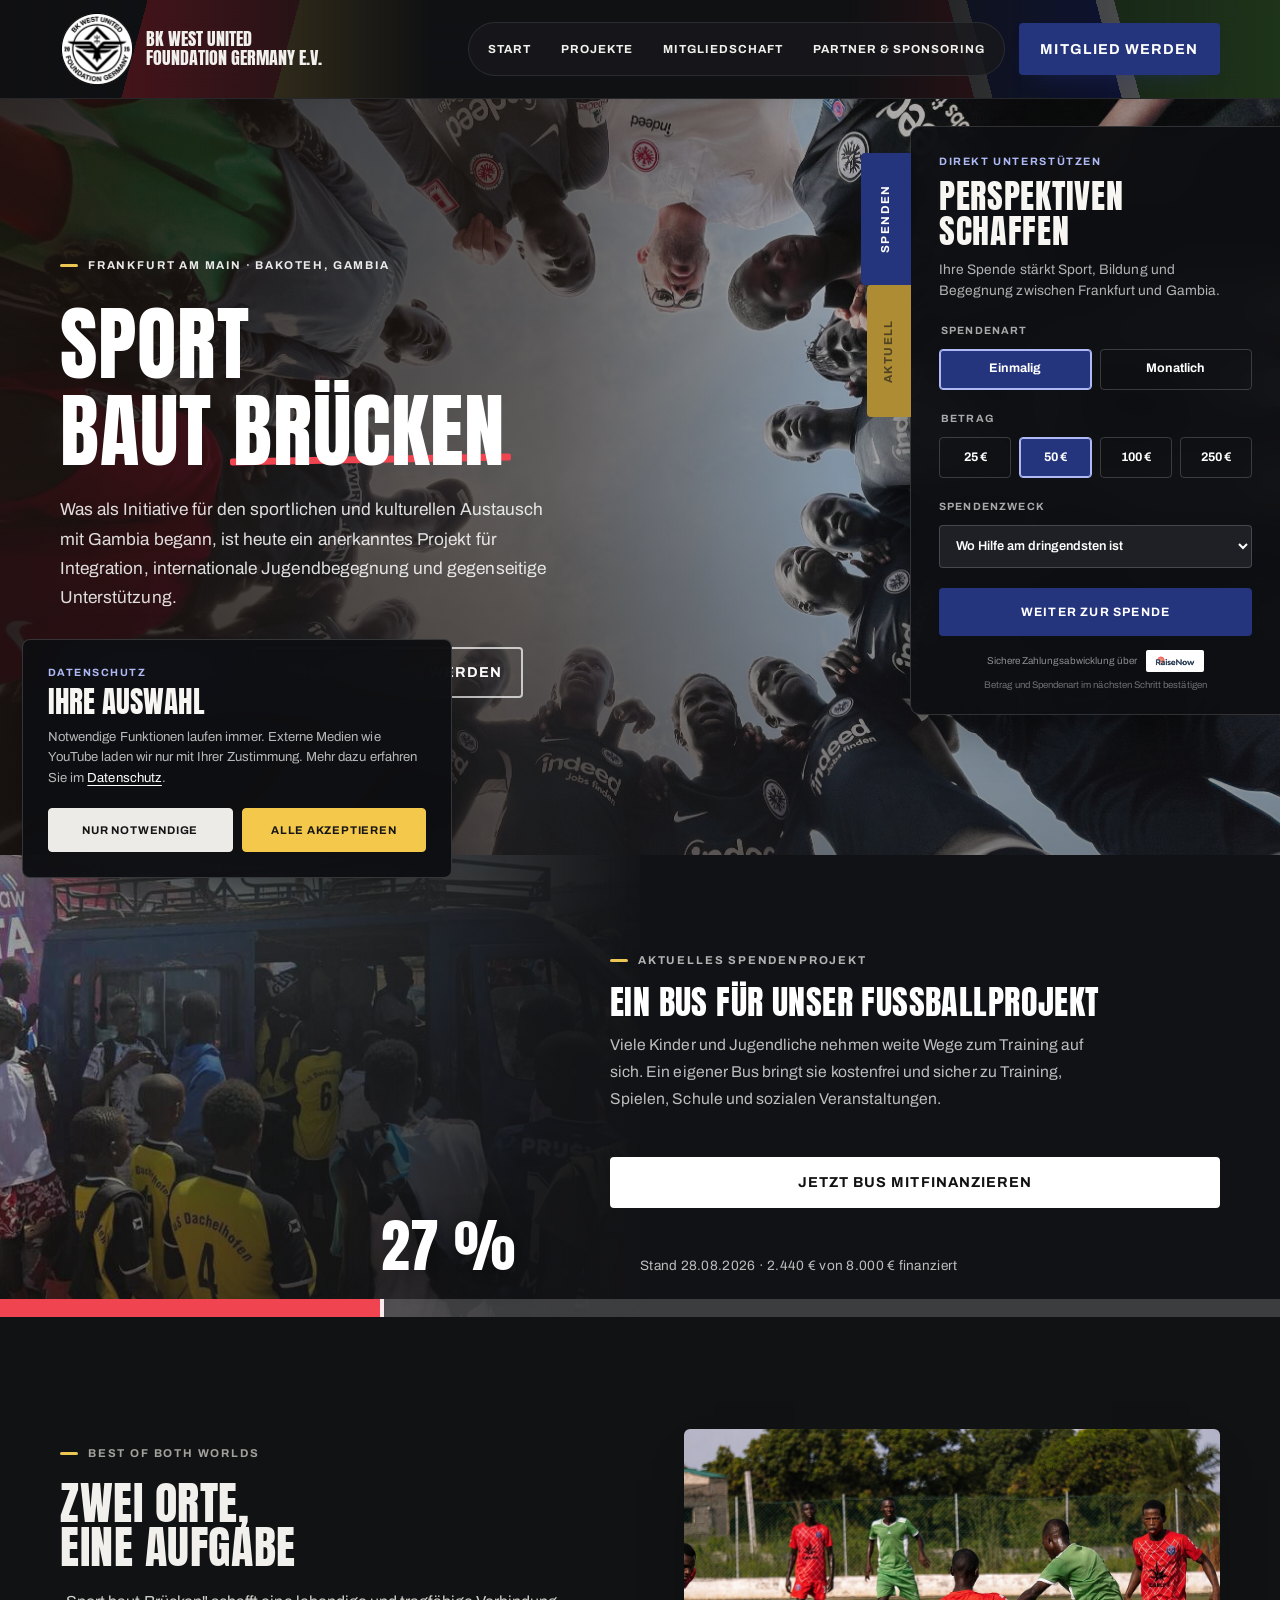
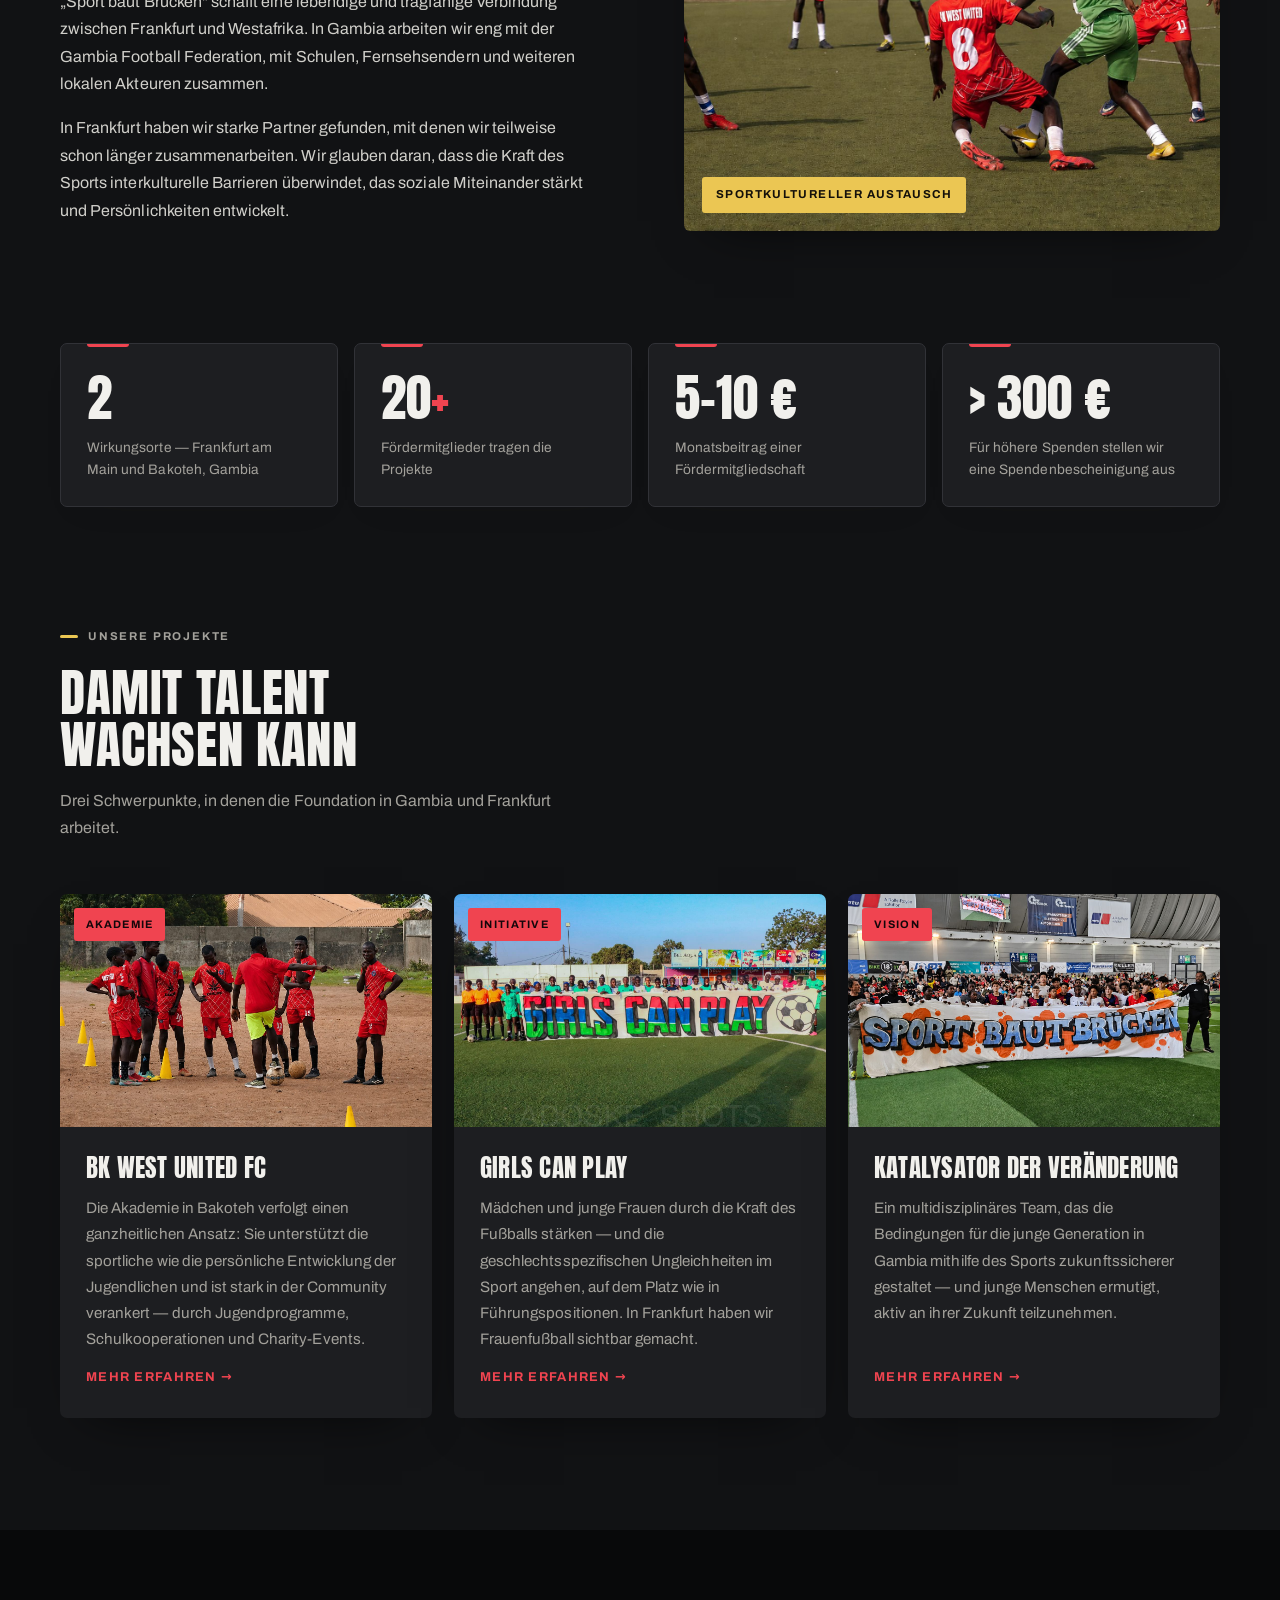
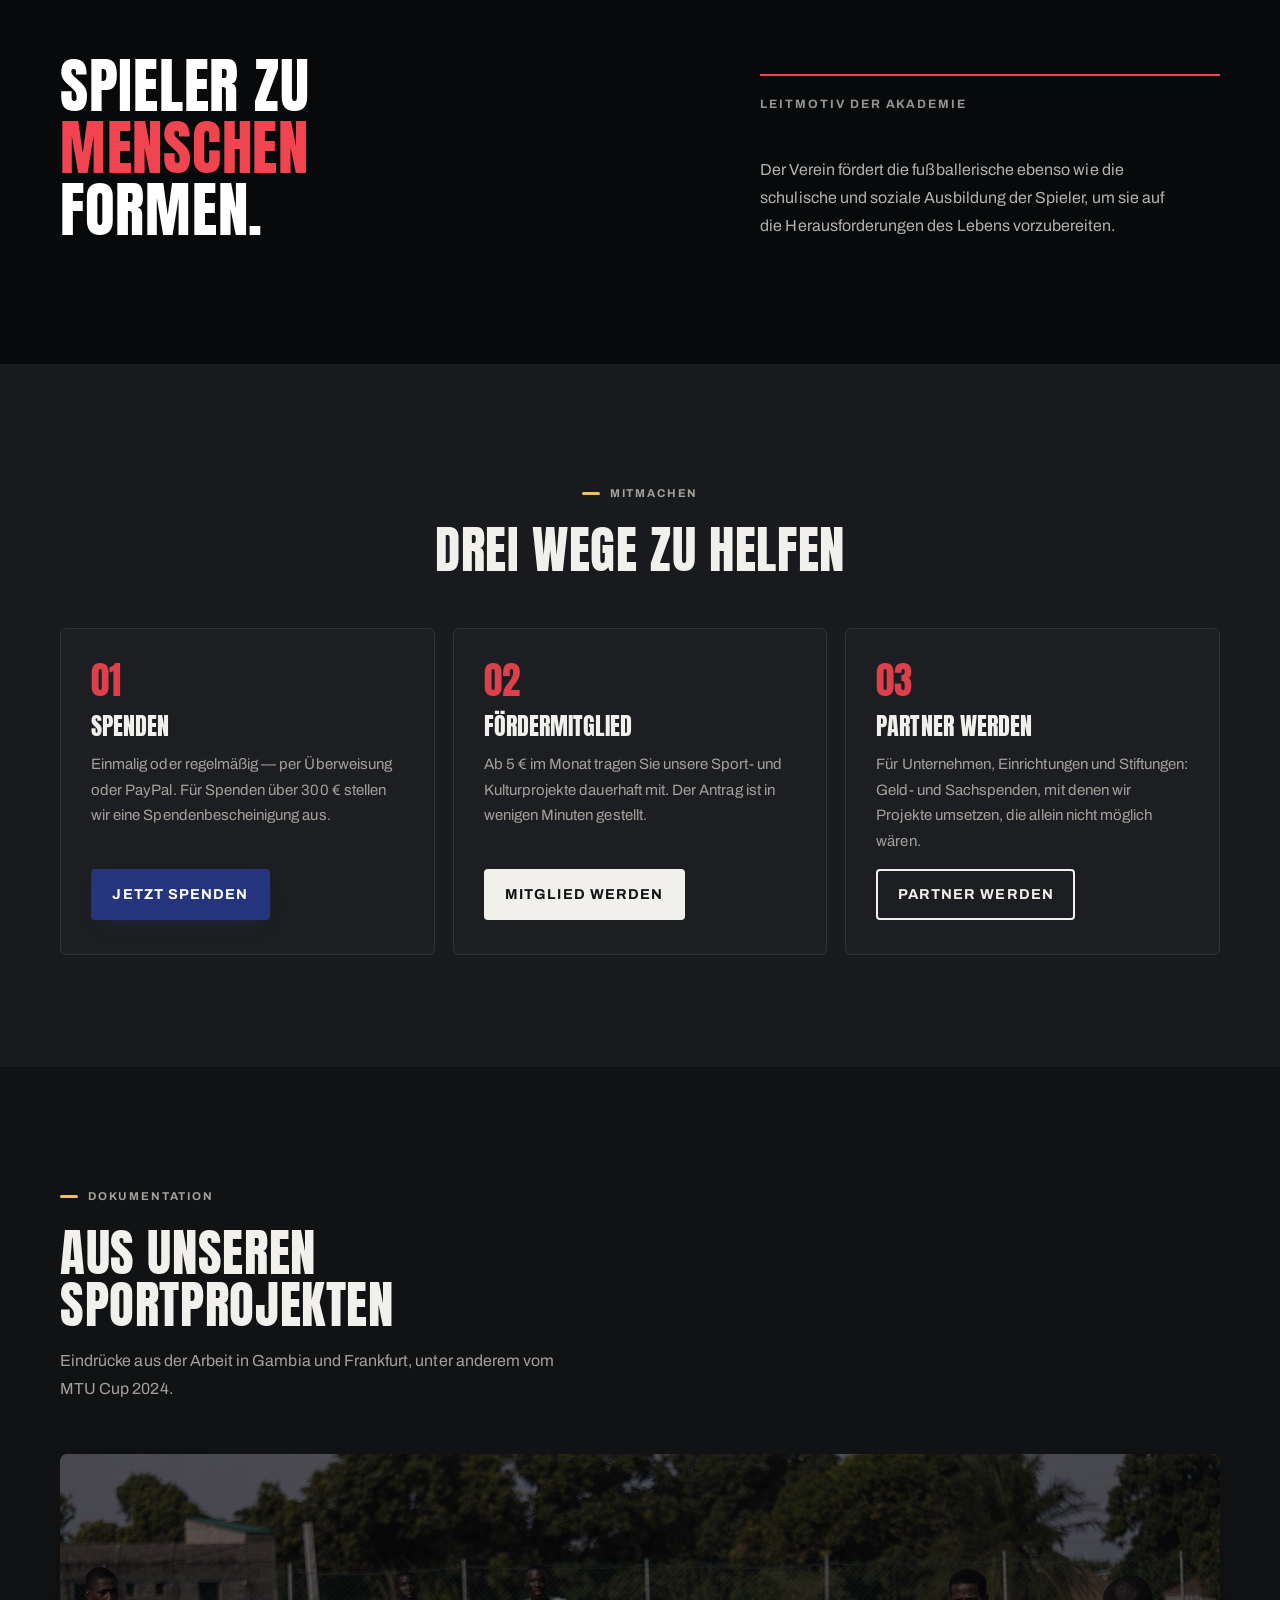
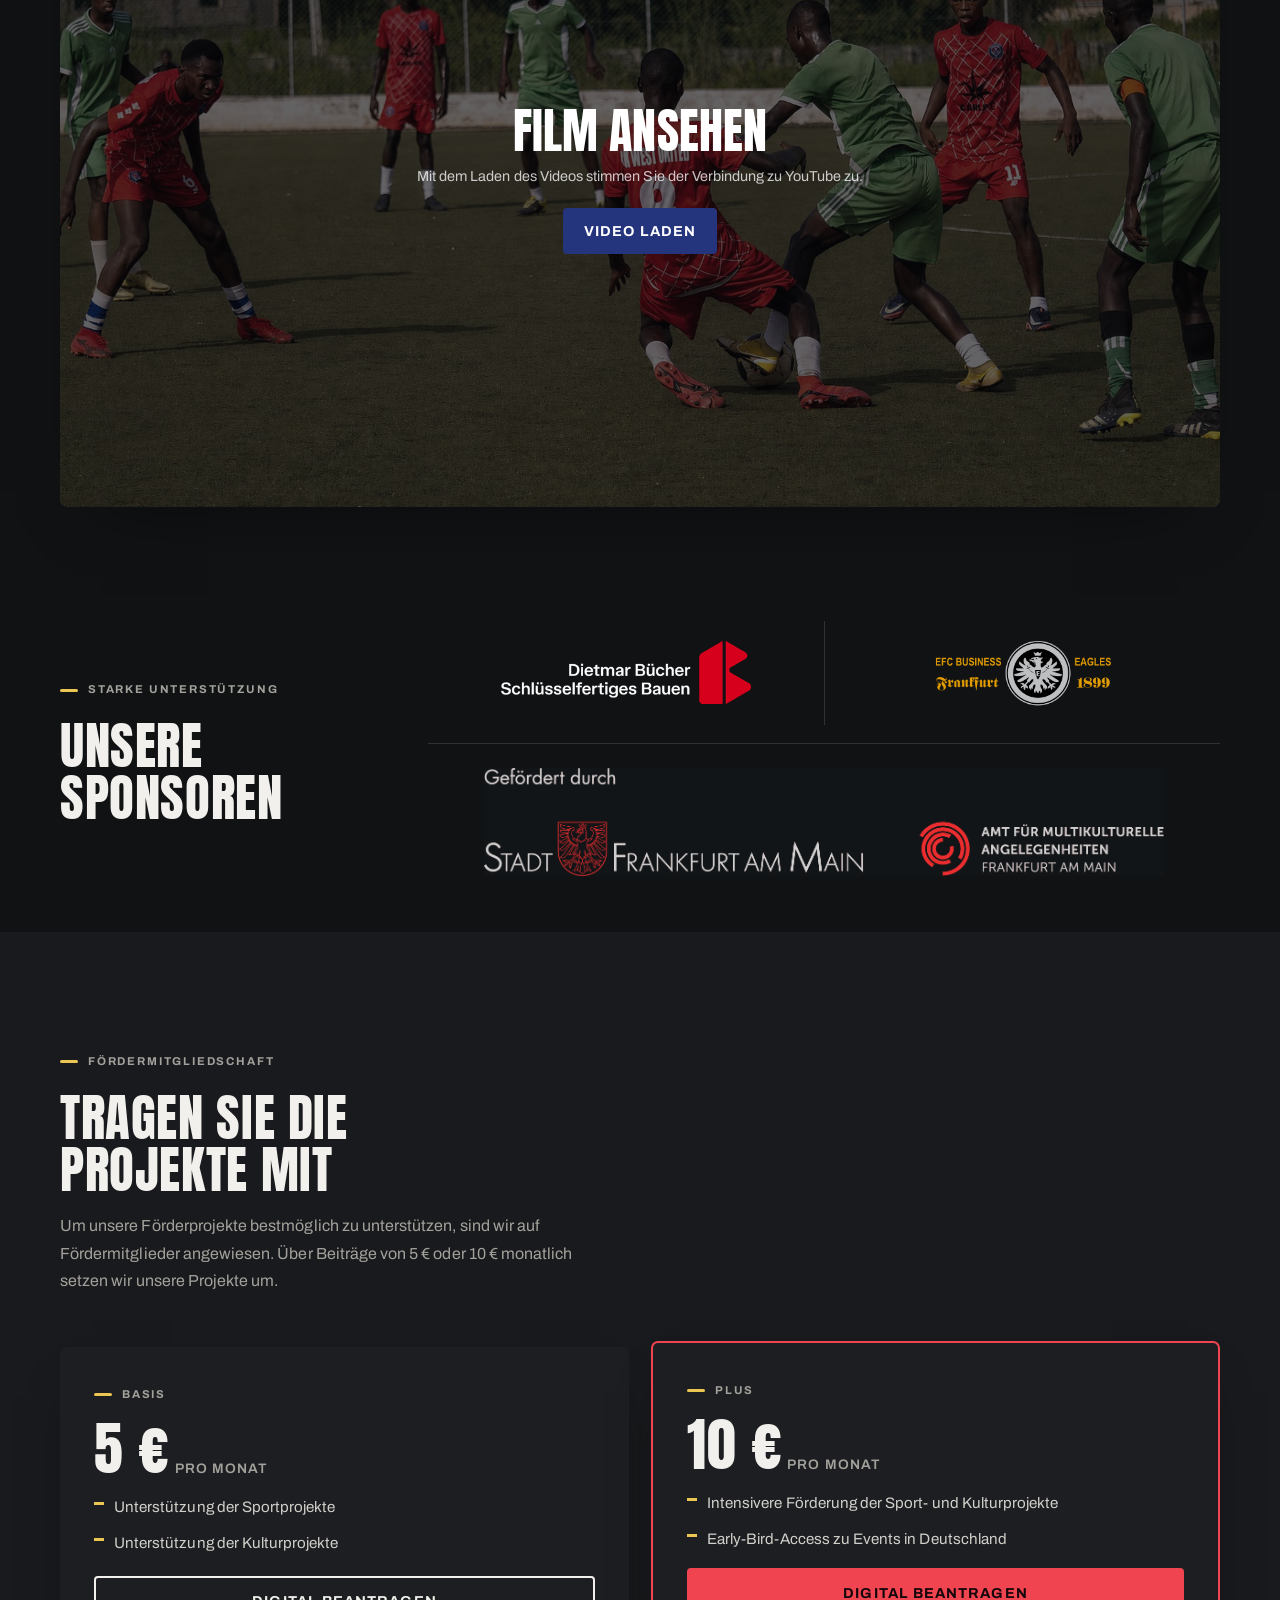
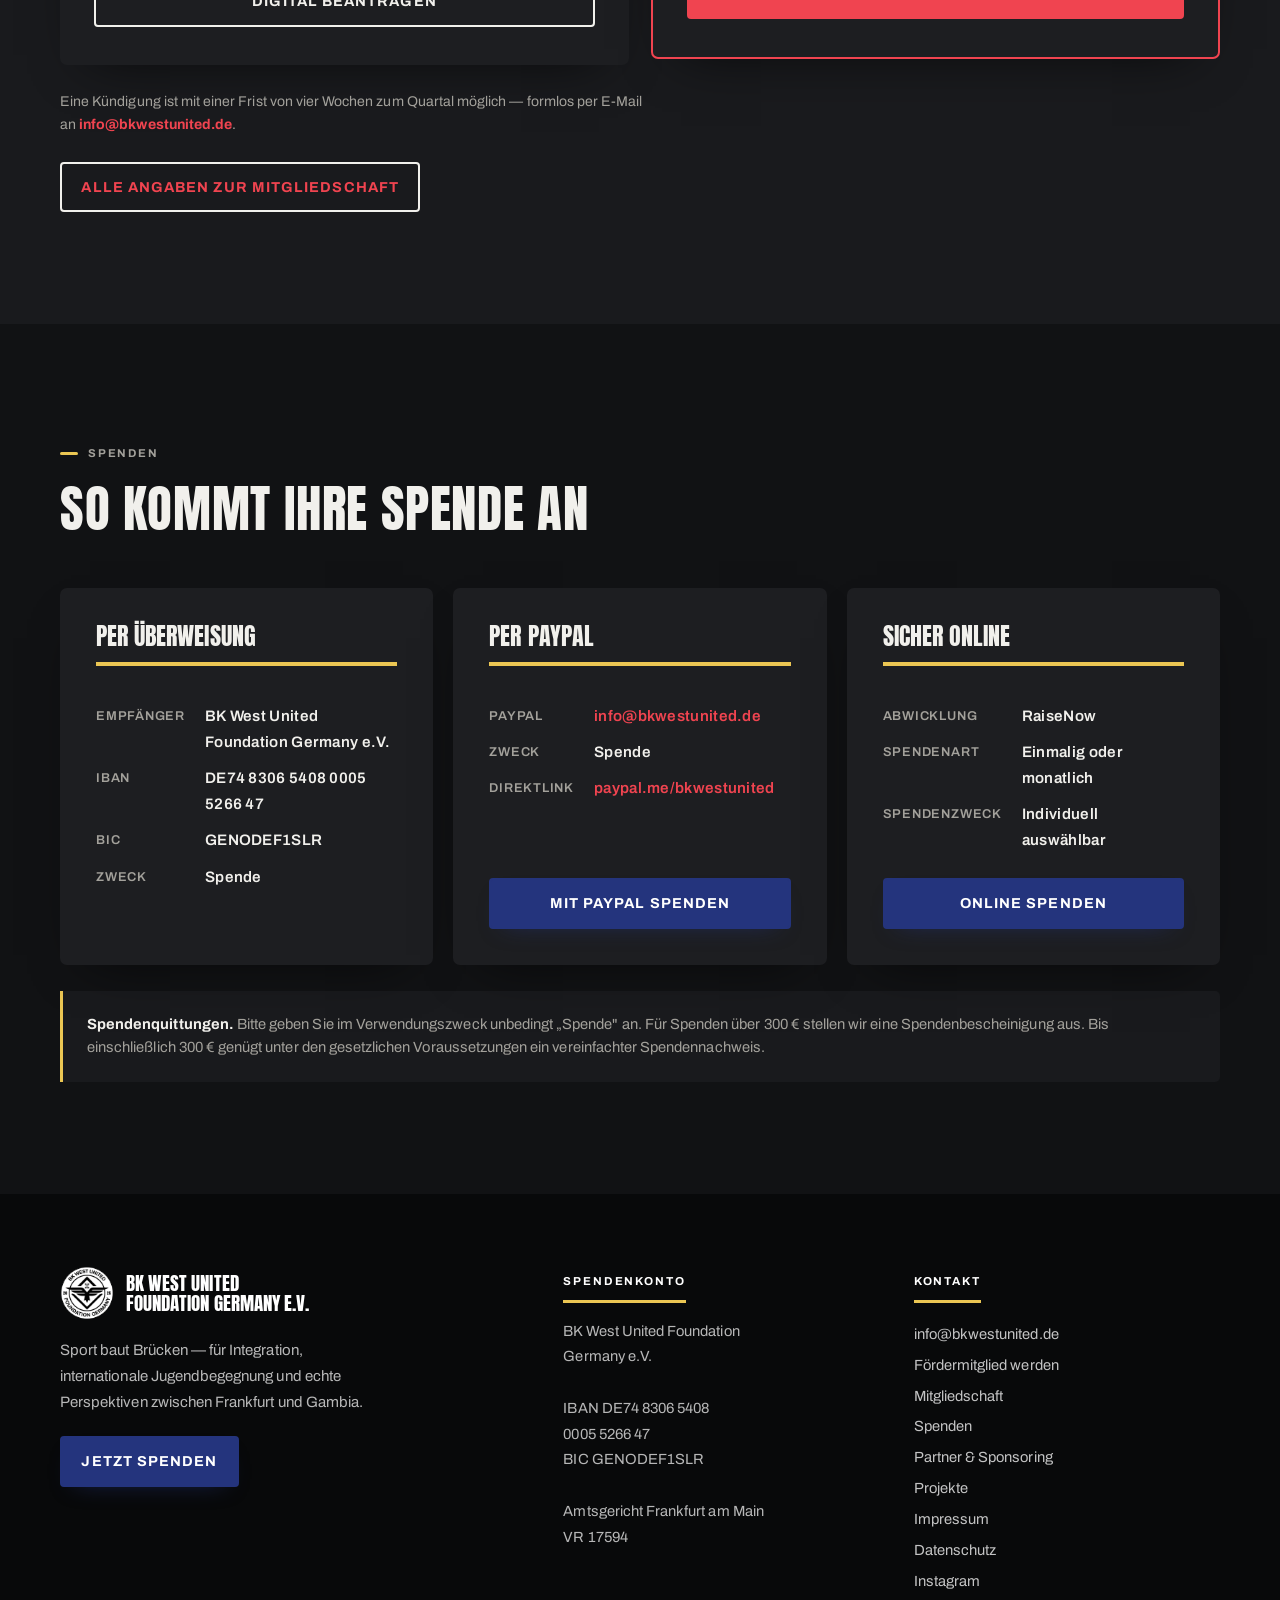
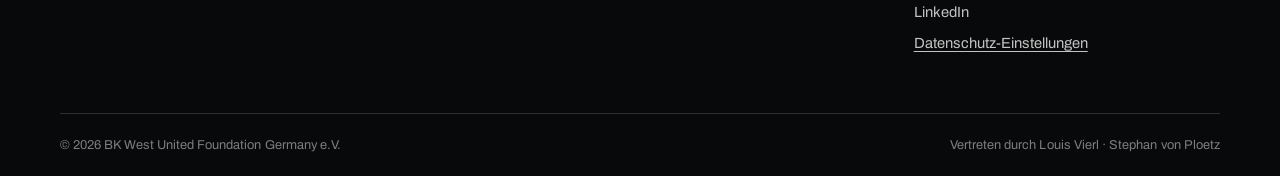
<file: index.html>
<!doctype html>
<!-- data-theme haelt die Seite dunkel, unabhaengig von der Systemeinstellung.
     Ohne das Attribut greift @media (prefers-color-scheme), und auf einem hell
     eingestellten Telefon kam die Seite hell heraus. -->
<html lang="de" data-theme="dark">
<head>
<meta charset="utf-8">
<meta name="robots" content="noindex, nofollow">
<meta name="viewport" content="width=device-width, initial-scale=1">
<meta name="theme-color" content="#111214">
<meta name="description" content="BK West United Foundation Germany e.V. – Sport, Bildung und Begegnung zwischen Frankfurt am Main und Bakoteh in Gambia.">
<title>BK West United Foundation Germany e.V. — Sport baut Brücken</title>
<style>
/* ===== FONTS ===== */
@font-face{font-family:'Anton';font-style:normal;font-weight:400;font-display:swap;src:url('wp-export/fonts/anton.woff2') format('woff2');}
@font-face{font-family:'Archivo';font-style:normal;font-weight:100 900;font-display:swap;src:url('wp-export/fonts/archivo.woff2') format('woff2');}

/* ===== TOKENS ===== */
:root{
  --paper:#FFFFFF; --sunk:#F4F4F4; --card:#FFFFFF;
  --ink:#111111; --ink-2:#3A3A3A; --muted:#5F5F5F; --line:#DDDDDD;
  --red:#E10019; --red-ink:#FFFFFF; --red-hover:#B80015;
  --yellow:#FFC300; --yellow-ink:#111111;
  --navy:#1E2A78; --deep:#111111; --on-deep:#F2F2F2;
  --shadow:0 1px 2px rgba(0,0,0,.04),0 10px 28px -14px rgba(0,0,0,.22);
  --disp:'Anton',Impact,'Haettenschweiler',sans-serif;
  --sans:'Archivo',ui-sans-serif,system-ui,-apple-system,sans-serif;
  --maxw:1160px; --gut:24px;
}
@media (prefers-color-scheme:dark){
  :root{
    --paper:#0F0F10; --sunk:#17181A; --card:#17181A;
    --ink:#F2F2F3; --ink-2:#D2D3D5; --muted:#9A9CA0; --line:#2A2C2F;
    --red:#FF3B4E; --red-ink:#14060A; --red-hover:#FF6070;
    --yellow:#FFCE2E; --yellow-ink:#14100A;
    --navy:#8E9AE8; --deep:#08090A; --on-deep:#EDEDEE;
    --shadow:0 1px 2px rgba(0,0,0,.5),0 14px 34px -16px rgba(0,0,0,.8);
  }
}
:root[data-theme="light"]{
  color-scheme:light;
  --paper:#FFFFFF; --sunk:#F4F4F4; --card:#FFFFFF;
  --ink:#111111; --ink-2:#3A3A3A; --muted:#5F5F5F; --line:#DDDDDD;
  --red:#E10019; --red-ink:#FFFFFF; --red-hover:#B80015;
  --yellow:#FFC300; --yellow-ink:#111111;
  --navy:#1E2A78; --deep:#111111; --on-deep:#F2F2F2;
  --shadow:0 1px 2px rgba(0,0,0,.04),0 10px 28px -14px rgba(0,0,0,.22);
}
/* color-scheme faerbt mit, was der Browser selbst zeichnet: Bildlaufleisten,
   das Auswahlfeld im Spenden-Drawer, die Standardfarbe des Fensters. */
:root[data-theme="dark"]{
  color-scheme:dark;
  --paper:#0F0F10; --sunk:#17181A; --card:#17181A;
  --ink:#F2F2F3; --ink-2:#D2D3D5; --muted:#9A9CA0; --line:#2A2C2F;
  --red:#FF3B4E; --red-ink:#14060A; --red-hover:#FF6070;
  --yellow:#FFCE2E; --yellow-ink:#14100A;
  --navy:#8E9AE8; --deep:#08090A; --on-deep:#EDEDEE;
  --shadow:0 1px 2px rgba(0,0,0,.5),0 14px 34px -16px rgba(0,0,0,.8);
}

/* ===== BASE ===== */
*{box-sizing:border-box;}
html{scroll-behavior:smooth;}
body{margin:0;background:var(--paper);color:var(--ink);font-family:var(--sans);
  font-size:16.5px;line-height:1.62;-webkit-font-smoothing:antialiased;text-underline-offset:3px;}
img{max-width:100%;display:block;}
h1,h2,h3,h4,p{margin:0;}
a{color:inherit;}
:focus-visible{outline:3px solid var(--yellow);outline-offset:2px;}
/* Gleiche Inhaltsbreite wie in site-pages.css: Seitenabstand ausserhalb
   des Containers, damit die vollen 1160px fuer den Inhalt bleiben. */
.wrap{width:min(100% - 2 * var(--gut),var(--maxw));margin:0 auto;padding:0;}

.disp{font-family:var(--disp);font-weight:400;text-transform:uppercase;
  line-height:.95;letter-spacing:.005em;text-wrap:balance;}

/* eyebrow with yellow bar — the recurring device */
.kicker{display:inline-flex;align-items:center;gap:10px;font-size:.75rem;font-weight:700;
  letter-spacing:.16em;text-transform:uppercase;color:var(--muted);}
.kicker::before{content:"";width:22px;height:4px;background:var(--yellow);flex:none;}

/* buttons */
.btn{display:inline-flex;align-items:center;justify-content:center;gap:.5em;
  font-family:var(--sans);font-weight:700;font-size:.9rem;letter-spacing:.04em;
  text-transform:uppercase;text-decoration:none;border:2px solid transparent;cursor:pointer;
  padding:.78em 1.5em;border-radius:0;transition:background .16s,color .16s,border-color .16s;}
.btn-red{background:var(--red);color:var(--red-ink);}
.btn-red:hover{background:var(--red-hover);}
.btn-dark{background:var(--ink);color:var(--paper);}
.btn-dark:hover{background:var(--red);color:var(--red-ink);}
.btn-line{background:transparent;color:var(--ink);border-color:var(--ink);}
.btn-line:hover{background:var(--ink);color:var(--paper);}
.btn-onphoto{background:transparent;color:#fff;border-color:rgba(255,255,255,.7);}
.btn-onphoto:hover{background:#fff;color:#111;border-color:#fff;}

/* ===== HEADER ===== */
.site-head{position:sticky;top:0;z-index:60;background:var(--paper);
  border-bottom:1px solid var(--line);}
.head-in{display:flex;align-items:center;gap:20px;height:72px;}
.mark{display:flex;align-items:center;gap:12px;text-decoration:none;}
.mark img{width:48px;height:48px;background:transparent;padding:0;border:0;}
.mark b{font-family:var(--disp);font-size:1.12rem;font-weight:400;text-transform:uppercase;
  letter-spacing:.02em;line-height:1;display:block;}
.mark b+span{font-size:.64rem;font-weight:600;letter-spacing:.14em;text-transform:uppercase;
  color:var(--muted);}
.head-nav{margin-left:auto;display:flex;align-items:center;gap:26px;}
.head-nav a:not(.btn){font-size:.82rem;font-weight:700;letter-spacing:.08em;
  text-transform:uppercase;text-decoration:none;color:var(--ink);padding:4px 0;
  border-bottom:3px solid transparent;}
.head-nav a:not(.btn):hover{border-bottom-color:var(--yellow);}
/* keep the masthead on one line on phones */
@media(max-width:560px){
  .head-in{min-height:62px;gap:12px;}
  .mark img{width:34px;height:34px;}
  .mark b{font-size:.95rem;white-space:nowrap;}
  .mark b+span{display:none;}
  .head-nav .btn{padding:.62em 1em;font-size:.76rem;white-space:nowrap;}
}

/* ===== HERO ===== */
/* Height comes from the copy (with a floor), never from the photo's aspect ratio —
   the image is absolutely positioned so it always fills exactly, with no dead band. */
.hero{position:relative;background:#111;overflow:hidden;display:flex;align-items:center;
  min-height:clamp(340px,50vh,460px);}
.hero img.bg{position:absolute;inset:0;width:100%;height:100%;
  object-fit:cover;object-position:center 40%;}
.hero .veil{position:absolute;inset:0;
  background:linear-gradient(to top,rgba(0,0,0,.84) 0%,rgba(0,0,0,.52) 52%,rgba(0,0,0,.32) 100%);}
.hero .inner{position:relative;width:100%;padding:48px 0;color:#fff;}
.hero .claim{font-size:clamp(2.6rem,7.4vw,5.2rem);color:#fff;line-height:1.04;}
/* inline-block + tight line-height makes the fill hug the caps instead of the
   font's full ascent/descent box, which is what made the slab look oversized */
.hero .claim mark{background:var(--yellow);color:#111;display:inline-block;
  line-height:.74;padding:.26em .13em .06em;}
.hero .sub{margin-top:20px;max-width:52ch;font-size:1.1rem;line-height:1.55;
  color:rgba(255,255,255,.92);}
.hero .acts{display:flex;flex-wrap:wrap;gap:12px;margin-top:28px;}
.hero .kicker{color:rgba(255,255,255,.9);margin-bottom:20px;}

/* ===== APPEAL BAR ===== */
.appeal{background:var(--sunk);border-bottom:1px solid var(--line);}
.appeal-in{display:grid;grid-template-columns:1.35fr 1fr;gap:44px;align-items:center;
  padding:40px 0;}
.appeal h2{font-size:clamp(1.5rem,3.4vw,2.15rem);margin-top:12px;}
.appeal p{margin-top:12px;color:var(--ink-2);max-width:56ch;font-size:.98rem;}
.gauge-top{display:flex;justify-content:space-between;align-items:baseline;margin-bottom:10px;}
.gauge-top .lab{font-size:.75rem;font-weight:700;letter-spacing:.14em;text-transform:uppercase;
  color:var(--muted);}
.gauge-top .pct{font-family:var(--disp);font-size:2.6rem;line-height:1;color:var(--red);
  font-variant-numeric:tabular-nums;}
.gauge{height:16px;background:var(--paper);border:1px solid var(--line);position:relative;}
.gauge i{position:absolute;inset:0 auto 0 0;width:35%;background:var(--red);display:block;}
.gauge-note{margin-top:12px;font-size:.85rem;color:var(--muted);}
.appeal .btn{margin-top:16px;width:100%;}
@media(max-width:860px){.appeal-in{grid-template-columns:1fr;gap:26px;}}

/* ===== SECTIONS ===== */
.sec{padding:84px 0;}
.sec-sunk{background:var(--sunk);}
.sec-head{max-width:62ch;margin-bottom:42px;}
.sec-head h2{font-size:clamp(2rem,5vw,3.2rem);margin-top:16px;}
.sec-head p{margin-top:16px;color:var(--muted);max-width:58ch;}
.sec-head.center{margin-left:auto;margin-right:auto;text-align:center;}
.sec-head.center .kicker{justify-content:center;}

/* ===== INTRO SPLIT ===== */
.split{display:grid;grid-template-columns:1fr 1fr;gap:56px;align-items:center;}
.split .txt p{color:var(--ink-2);}
.split .txt p+p{margin-top:1em;}
.split .txt h2{font-size:clamp(1.9rem,4.4vw,2.9rem);margin-top:16px;margin-bottom:20px;}
.split figure{margin:0;position:relative;}
.split figure img{width:100%;aspect-ratio:4/3;object-fit:cover;}
.split figure figcaption{position:absolute;left:0;bottom:0;background:var(--yellow);
  color:var(--yellow-ink);font-size:.72rem;font-weight:700;letter-spacing:.12em;
  text-transform:uppercase;padding:8px 14px;}
@media(max-width:880px){.split{grid-template-columns:1fr;gap:30px;}}

/* ===== CARD GRID (projects / news) ===== */
.cards{display:grid;grid-template-columns:repeat(3,1fr);gap:26px;}
@media(max-width:900px){.cards{grid-template-columns:1fr;}}
.card{background:var(--card);border:1px solid var(--line);display:flex;flex-direction:column;
  box-shadow:var(--shadow);transition:transform .2s,box-shadow .2s;}
.card:hover{transform:translateY(-4px);box-shadow:0 20px 40px -20px rgba(0,0,0,.35);}
.card .ph{overflow:hidden;position:relative;}
.card .ph img{width:100%;aspect-ratio:16/10;object-fit:cover;transition:transform .5s;}
.card:hover .ph img{transform:scale(1.05);}
.card .tag{position:absolute;top:0;left:0;background:var(--red);color:var(--red-ink);
  font-size:.68rem;font-weight:700;letter-spacing:.12em;text-transform:uppercase;padding:7px 12px;}
.card .body{padding:24px 24px 26px;display:flex;flex-direction:column;gap:12px;flex:1;}
.card h3{font-family:var(--disp);font-weight:400;text-transform:uppercase;line-height:1;
  font-size:1.55rem;letter-spacing:.01em;}
.card p{color:var(--muted);font-size:.95rem;flex:1;margin:0;}
.card .more{font-size:.8rem;font-weight:700;letter-spacing:.1em;text-transform:uppercase;
  color:var(--red);text-decoration:none;display:inline-flex;gap:.45em;align-items:center;}
.card .more:hover{gap:.75em;}

/* ===== THREE ACTION CARDS (Sporthilfe device) ===== */
.acts3{display:grid;grid-template-columns:repeat(3,1fr);gap:0;border:1px solid var(--line);}
.act{padding:38px 32px 36px;display:flex;flex-direction:column;gap:14px;
  border-right:1px solid var(--line);background:var(--card);}
.act:last-child{border-right:0;}
.act .n{font-family:var(--disp);font-size:2.9rem;line-height:1;color:var(--red);
  font-variant-numeric:tabular-nums;}
.act h3{font-family:var(--disp);font-weight:400;text-transform:uppercase;font-size:1.5rem;
  line-height:1;}
.act p{color:var(--muted);font-size:.94rem;flex:1;}
.act .btn{align-self:flex-start;}
@media(max-width:880px){.acts3{grid-template-columns:1fr;}
  .act{border-right:0;border-bottom:1px solid var(--line);}
  .act:last-child{border-bottom:0;}}

/* ===== QUOTE BAND ===== */
.quote{background:var(--deep);color:var(--on-deep);padding:80px 0;}
.quote .q{font-family:var(--disp);text-transform:uppercase;font-size:clamp(2rem,5.6vw,3.8rem);
  line-height:1.06;max-width:22ch;color:#fff;}
.quote .q mark{background:var(--yellow);color:#111;display:inline-block;
  line-height:.78;padding:.12em .12em .05em;}
.quote .attrib{margin-top:24px;font-size:.76rem;font-weight:700;letter-spacing:.16em;
  text-transform:uppercase;color:rgba(242,242,242,.6);}
.quote .after{margin-top:22px;max-width:54ch;color:rgba(242,242,242,.85);}

/* ===== STATS ===== */
.stats{display:grid;grid-template-columns:repeat(4,1fr);gap:0;}
.stat{padding:30px 22px 30px 0;border-right:1px solid var(--line);}
.stat:last-child{border-right:0;}
.stat .n{font-family:var(--disp);font-size:3rem;line-height:1;color:var(--ink);
  font-variant-numeric:tabular-nums;display:block;}
.stat .n em{font-style:normal;color:var(--red);}
.stat .t{display:block;margin-top:10px;color:var(--muted);font-size:.85rem;line-height:1.45;}
@media(max-width:860px){.stats{grid-template-columns:1fr 1fr;}
  .stat:nth-child(2){border-right:0;}
  .stat:nth-child(1),.stat:nth-child(2){border-bottom:1px solid var(--line);}}

/* ===== SPONSORS ===== */
.sec.documentary{padding-bottom:64px;}
.sponsors{background:var(--paper);color:var(--ink);padding:32px 0 56px;}
.sponsor-filters{position:absolute;width:0;height:0;overflow:hidden;}
.sponsors-inner{display:grid;grid-template-columns:320px minmax(0,1fr);align-items:center;gap:48px;}
.sponsors .sec-head{margin-bottom:0;}
.sponsor-logos{display:grid;grid-template-columns:repeat(2,minmax(0,1fr));align-items:center;
  list-style:none;margin:0;padding:0;}
.sponsor-logos li{display:flex;align-items:center;justify-content:center;min-height:100px;padding:12px 26px;}
.sponsor-logos li+li{border-left:1px solid var(--line);}
.sponsor-logos img{width:100%;max-width:250px;height:80px;object-fit:contain;
  filter:url(#sponsor-dark-background);}
.sponsor-logos .sponsor-eagles img{max-width:190px;}
.sponsor-logos .sponsor-amka{grid-column:1 / -1;border-left:0;border-top:1px solid var(--line);
  margin-top:18px;padding:24px 26px 0;}
.sponsor-logos .sponsor-amka img{max-width:680px;width:100%;height:auto;
  filter:url(#sponsor-red-on-dark);mix-blend-mode:screen;}
@media(max-width:900px){
  .sponsors-inner{grid-template-columns:1fr;gap:32px;}
}
@media(max-width:600px){
  .sec.documentary{padding-bottom:44px;}
  .sponsors{padding:24px 0 36px;}
  .sponsor-logos{grid-template-columns:1fr;}
  .sponsor-logos li{min-height:118px;padding:22px 28px;}
  .sponsor-logos li+li{border-left:0;border-top:1px solid var(--line);}
  .sponsor-logos img{max-width:250px;height:70px;}
  .sponsor-logos .sponsor-eagles img{max-width:190px;}
  .sponsor-logos .sponsor-amka{margin-top:0;padding:24px 0;}
}

/* ===== TIERS ===== */
.tiers{display:grid;grid-template-columns:1fr 1fr;gap:26px;}
@media(max-width:800px){.tiers{grid-template-columns:1fr;}}
.tier{background:var(--card);border:1px solid var(--line);padding:34px 32px;
  display:flex;flex-direction:column;gap:16px;box-shadow:var(--shadow);}
.tier.hi{border-color:var(--red);border-width:2px;}
.tier .amt{font-family:var(--disp);font-size:3.6rem;line-height:1;
  font-variant-numeric:tabular-nums;}
.tier .amt small{font-family:var(--sans);font-size:.86rem;font-weight:600;color:var(--muted);
  text-transform:uppercase;letter-spacing:.08em;margin-left:.4em;}
.tier ul{list-style:none;margin:0;padding:0;display:flex;flex-direction:column;gap:10px;flex:1;}
.tier li{padding-left:20px;position:relative;font-size:.95rem;color:var(--ink-2);}
.tier li::before{content:"";position:absolute;left:0;top:.55em;width:10px;height:3px;
  background:var(--yellow);}
.fineprint{margin-top:26px;font-size:.88rem;color:var(--muted);max-width:74ch;line-height:1.6;}
.fineprint a{color:var(--red);font-weight:700;text-decoration:none;}
.fineprint a:hover{text-decoration:underline;}

/* ===== BANK DETAILS ===== */
.give{display:grid;grid-template-columns:repeat(3,minmax(0,1fr));gap:20px;}
@media(max-width:1000px){.give{grid-template-columns:1fr;}}
.give-col{background:var(--card);border:1px solid var(--line);padding:32px;box-shadow:var(--shadow);}
.give-col h3{font-family:var(--disp);font-weight:400;text-transform:uppercase;font-size:1.5rem;
  line-height:1;margin-bottom:22px;padding-bottom:14px;border-bottom:4px solid var(--yellow);
  display:inline-block;}
.dl{display:grid;grid-template-columns:auto 1fr;gap:10px 20px;font-size:.95rem;}
.dl dt{color:var(--muted);font-weight:600;font-size:.8rem;letter-spacing:.06em;
  text-transform:uppercase;padding-top:.15em;}
.dl dd{margin:0;font-weight:600;font-variant-numeric:tabular-nums;letter-spacing:.02em;
  word-break:break-word;}
.dl dd a{color:var(--red);text-decoration:none;}
.dl dd a:hover{text-decoration:underline;}
/* Die Spalten tragen unterschiedlich lange Angaben, sonst haengt jeder Button
   dort, wo seine eigene Liste endet. Als Spalten-Flexbox sitzt er unten,
   align-self:stretch gibt beiden dieselbe Breite. */
.give-col{display:flex;flex-direction:column;}
.give-col .dl{margin-bottom:24px;}
.give-col .btn{margin-top:auto;align-self:stretch;}
.receipt{margin-top:26px;border-left:5px solid var(--yellow);background:var(--sunk);
  padding:22px 26px;font-size:.92rem;color:var(--muted);line-height:1.6;}
.sec-sunk .receipt{background:var(--paper);}
.receipt b{color:var(--ink);}

/* ===== FOOTER ===== */
.site-foot{background:var(--deep);color:rgba(242,242,242,.75);padding:60px 0 0;}
.foot-grid{display:grid;grid-template-columns:1.5fr 1fr 1fr;gap:44px;padding-bottom:44px;}
.foot-grid h4{font-family:var(--sans);font-size:.72rem;font-weight:700;letter-spacing:.16em;
  text-transform:uppercase;color:#fff;margin-bottom:16px;padding-bottom:8px;
  border-bottom:3px solid var(--yellow);display:inline-block;}
.site-foot a{color:rgba(242,242,242,.8);text-decoration:none;}
.site-foot a:hover{color:#fff;text-decoration:underline;}
.foot-mark{display:flex;align-items:center;gap:12px;margin-bottom:18px;}
.foot-mark img{width:54px;height:54px;background:transparent;padding:0;}
.foot-lead{max-width:36ch;font-size:.94rem;}
.foot-cta{margin-top:20px;}
.foot-mark b{font-family:var(--disp);font-weight:400;text-transform:uppercase;
  font-size:1.2rem;line-height:1.05;color:#fff;}
.site-foot address{font-style:normal;line-height:1.75;font-size:.92rem;}
.site-foot ul{list-style:none;margin:0;padding:0;line-height:2.1;font-size:.92rem;}
.foot-end{border-top:1px solid rgba(242,242,242,.16);padding:20px 0;display:flex;
  justify-content:space-between;gap:14px;flex-wrap:wrap;font-size:.8rem;
  color:rgba(242,242,242,.5);}
@media(max-width:800px){.foot-grid{grid-template-columns:1fr;gap:30px;}}

/* ===== MOTION ===== */
.rv{opacity:0;transform:translateY(18px);transition:opacity .6s ease,transform .6s ease;}
.rv.in{opacity:1;transform:none;}
@media(prefers-reduced-motion:reduce){
  html{scroll-behavior:auto;}
  .rv{opacity:1;transform:none;transition:none;}
  .card:hover,.card:hover .ph img{transform:none;}
}

/* ===== SOFT REFINEMENT =====
   Keeps the direct, sporting character while adding air, depth and hierarchy. */
:root{
  --paper:#FAF9F6; --sunk:#F0EFEB; --card:#FFFFFF;
  --ink:#171717; --ink-2:#41413F; --muted:#6D6C68; --line:#DCDAD4;
  --red:#D91F2B; --red-hover:#B91420; --yellow:#F4C84A;
  --shadow:0 18px 48px -32px rgba(20,20,18,.34);
  --maxw:1160px; --gut:24px;
}
:root[data-theme="light"]{
  --paper:#FAF9F6; --sunk:#F0EFEB; --card:#FFFFFF;
  --ink:#171717; --ink-2:#41413F; --muted:#6D6C68; --line:#DCDAD4;
  --red:#D91F2B; --red-hover:#B91420; --yellow:#F4C84A;
  --shadow:0 18px 48px -32px rgba(20,20,18,.34);
}
@media (prefers-color-scheme:dark){
  :root{
    --paper:#111214; --sunk:#191A1D; --card:#1D1E21;
    --ink:#F1F0EC; --ink-2:#D0CFCA; --muted:#A3A19B; --line:#313237;
    --red:#F04450; --red-hover:#FF5B66; --yellow:#EBC653;
    --shadow:0 20px 52px -30px rgba(0,0,0,.8);
  }
}
:root[data-theme="dark"]{
  --paper:#111214; --sunk:#191A1D; --card:#1D1E21;
  --ink:#F1F0EC; --ink-2:#D0CFCA; --muted:#A3A19B; --line:#313237;
  --red:#F04450; --red-hover:#FF5B66; --yellow:#EBC653;
  --shadow:0 20px 52px -30px rgba(0,0,0,.8);
}
body{font-size:16px;line-height:1.72;letter-spacing:.003em;}
.disp{letter-spacing:.012em;}
.kicker{font-size:.71rem;letter-spacing:.16em;}
.kicker::before{width:18px;height:3px;border-radius:3px;}

.btn{min-height:46px;padding:.78em 1.35em;border-radius:4px;letter-spacing:.075em;
  box-shadow:none;transition:background .2s,color .2s,border-color .2s,transform .2s;}
.btn:hover{transform:translateY(-1px);}

.site-head{background:color-mix(in srgb,var(--paper) 86%,transparent);backdrop-filter:blur(20px) saturate(1.25);
  -webkit-backdrop-filter:blur(20px) saturate(1.25);border-bottom:1px solid color-mix(in srgb,var(--line) 70%,transparent);
  box-shadow:0 10px 34px -30px rgba(0,0,0,.55);overflow:hidden;isolation:isolate;}
.site-head::before,.site-head::after{content:"";position:absolute;inset-block:0;width:min(34vw,480px);z-index:0;pointer-events:none;opacity:.34;}
.site-head::before{left:0;border-radius:0 4px 4px 0;background:linear-gradient(105deg,#111 0 32%,#d61f2c 32% 65%,#f2c744 65% 100%);-webkit-mask-image:linear-gradient(90deg,#000 0%,rgba(0,0,0,.72) 34%,transparent 100%);mask-image:linear-gradient(90deg,#000 0%,rgba(0,0,0,.72) 34%,transparent 100%);}
.site-head::after{right:0;border-radius:4px 0 0 4px;background:linear-gradient(75deg,#ce1126 0 28%,#fff 28% 32%,#0c1c8c 32% 60%,#fff 60% 64%,#3a7728 64% 100%);-webkit-mask-image:linear-gradient(270deg,#000 0%,rgba(0,0,0,.72) 34%,transparent 100%);mask-image:linear-gradient(270deg,#000 0%,rgba(0,0,0,.72) 34%,transparent 100%);}
.head-in{position:relative;z-index:1;}
.head-in{height:98px;}
.mark{gap:12px;align-items:center;}
.mark img{width:74px;height:74px;flex:none;}
.mark>span{display:flex;flex-direction:column;justify-content:center;gap:5px;min-height:74px;}
.mark b{display:block;line-height:1.05;letter-spacing:normal;}
.mark b+span{display:block;line-height:1;margin:0;}
.head-nav{gap:14px;padding:0;background:transparent;}
.nav-links{display:flex;align-items:center;gap:4px;padding:6px;border:1px solid color-mix(in srgb,var(--line) 78%,transparent);
  border-radius:999px;background:color-mix(in srgb,var(--sunk) 76%,transparent);}
.head-nav a:not(.btn){padding:10px 13px;border:0;border-radius:999px;font-size:.73rem;letter-spacing:.085em;
  position:relative;transition:background .2s,color .2s;}
.head-nav a:not(.btn)::after{display:none;}
.head-nav a:not(.btn):hover{background:var(--card);color:var(--ink);}
.head-nav .btn{min-height:46px;padding:.78em 1.35em;border-radius:4px;background:var(--red);
  color:#fff;border-color:var(--red);box-shadow:0 8px 20px -14px color-mix(in srgb,var(--red) 70%,transparent);}
.head-nav .btn:hover{background:var(--red-hover);color:#fff;border-color:var(--red-hover);}

.hero{min-height:clamp(640px,84vh,860px);}
.hero img.bg{object-position:center 50%;filter:saturate(.82) contrast(.96);}
.hero .veil{background:linear-gradient(90deg,rgba(24,16,12,.88) 0%,rgba(24,16,12,.64) 43%,rgba(24,16,12,.16) 75%),
  linear-gradient(0deg,rgba(20,14,11,.32),transparent 48%);}
.hero .inner{padding:88px 0 96px;}
.hero .claim{font-size:clamp(3.25rem,6.3vw,5.65rem);line-height:1.08;max-width:none;}
.hero .claim-line{display:block;white-space:nowrap;}
.hero .claim mark{position:relative;z-index:0;padding:.025em .02em .035em;margin-top:.055em;background:transparent;color:#fff;}
.hero .claim mark::after{content:"";position:absolute;z-index:-1;left:-.02em;right:-.05em;bottom:.02em;
  height:.09em;border-radius:2px;background:var(--red);transform:rotate(-1deg);}
.hero .sub{max-width:49ch;font-size:1.08rem;line-height:1.7;color:rgba(255,255,255,.86);}
.hero .acts{margin-top:34px;gap:14px;}
.hero .kicker{margin-bottom:26px;}

.appeal{position:relative;isolation:isolate;overflow:hidden;background:#111215;color:#fff;border:0;
  box-shadow:inset 0 1px rgba(255,255,255,.04);}
.campaign-photo{position:absolute;z-index:-2;inset:0 auto 0 -2%;width:52%;height:100%;object-fit:cover;
  object-position:center 50%;filter:saturate(.82) contrast(1.03);}
.appeal::before{content:"";position:absolute;z-index:-1;inset:0;background:
  linear-gradient(270deg,#111215 0%,#111215 49%,rgba(17,18,21,.9) 58%,rgba(17,18,21,.24) 100%),
  linear-gradient(0deg,rgba(17,18,21,.34),transparent 60%);}
.appeal-in{display:block;padding-top:clamp(62px,7vw,88px);padding-bottom:46px;}
.appeal-copy{max-width:610px;margin-left:auto;}
.appeal h2{line-height:1.08;color:#fff;}
.appeal p{color:rgba(255,255,255,.72);}
.appeal .kicker{color:rgba(255,255,255,.68);}
.appeal-action{margin-top:28px;}
.appeal-action .btn{min-width:245px;background:#fff;color:#111;border-color:#fff;}
.appeal-action .btn:hover{background:#E7E6E2;color:#111;border-color:#E7E6E2;}
.campaign-meta{display:flex;flex-direction:row-reverse;align-items:end;justify-content:space-between;gap:24px;padding-bottom:22px;}
.campaign-meta p{margin:0 0 0 auto;width:min(610px,50%);max-width:none;font-size:.85rem;letter-spacing:.02em;}
.campaign-meta .pct{position:absolute;z-index:2;left:35%;top:auto;bottom:48px;transform:translateX(-50%);
  font-family:var(--disp);font-size:clamp(2.8rem,4.5vw,4.6rem);line-height:.8;color:#fff;
  font-variant-numeric:tabular-nums;white-space:nowrap;text-shadow:0 4px 28px rgba(0,0,0,.55);
  animation:none;}
.appeal.progress-in .campaign-meta .pct{animation:campaign-pulse 4.5s ease-in-out 2.4s infinite;}
@keyframes campaign-pulse{
  0%,100%{transform:translateX(-50%) scale(1);opacity:.94;}
  50%{transform:translateX(-50%) scale(1.025);opacity:1;}
}
/* Gleicher Puls fuer die Mobilfassung, in der die Zahl im Textfluss steht
   und deshalb nicht um die halbe Breite versetzt werden darf. */
@keyframes campaign-pulse-mobil{
  0%,100%{transform:scale(1);opacity:.94;}
  50%{transform:scale(1.025);opacity:1;}
}
.campaign-meter{position:relative;width:100%;height:18px;background:rgba(255,255,255,.18);overflow:hidden;}
.campaign-meter i{position:absolute;inset:0 auto 0 0;width:0;display:block;background:var(--red);
  transition:width 2.4s cubic-bezier(.2,.72,.22,1);}
.appeal.progress-in .campaign-meter i{width:var(--bkw-progress,30%);}
.campaign-meter i::after{content:"";position:absolute;inset:0 0 0 auto;width:4px;background:#fff;opacity:.9;}

.sec{padding:clamp(76px,9vw,112px) 0;}
.sec-head{margin-bottom:52px;}
.sec-head h2{line-height:1.02;margin-top:20px;}
.split{gap:clamp(44px,7vw,88px);}
.split figure img{border-radius:6px;box-shadow:var(--shadow);}
.split figure figcaption{left:18px;bottom:18px;border-radius:3px;}

.cards{gap:22px;}
.card{border:0;border-radius:7px;overflow:hidden;box-shadow:var(--shadow);}
.card:hover{transform:translateY(-5px);box-shadow:0 24px 54px -32px rgba(20,20,18,.48);}
.card .tag{top:14px;left:14px;border-radius:3px;}
.card .body{padding:28px 26px 30px;gap:14px;}
.card h3{line-height:1.08;}

.quote{padding:clamp(82px,10vw,124px) 0;position:relative;overflow:hidden;}
.quote::after{display:none;}
.quote .wrap{display:grid;grid-template-columns:minmax(0,1.12fr) minmax(300px,.88fr);
  column-gap:clamp(60px,9vw,130px);row-gap:22px;align-items:end;}
.quote .q{grid-column:1;grid-row:1 / span 2;max-width:14ch;line-height:1.02;margin:0;}
.quote .q mark{padding:0;background:transparent;color:var(--red);}
.quote .attrib{grid-column:2;grid-row:1;margin:0;padding-top:18px;border-top:2px solid var(--red);}
.quote .after{grid-column:2;grid-row:2;margin:0;max-width:46ch;line-height:1.75;
  color:rgba(242,242,242,.72);}

.stats{gap:16px;border:0!important;}
.stat{position:relative;min-height:156px;padding:28px 26px 26px;border:1px solid var(--line)!important;
  border-radius:7px;background:var(--card);box-shadow:0 14px 38px -34px rgba(20,20,18,.5);}
.stat:last-child{border-right:1px solid var(--line);}
.stat::before{content:"";position:absolute;left:26px;top:0;width:42px;height:3px;background:var(--red);
  border-radius:0 0 3px 3px;}
.stat .n{font-size:clamp(2.55rem,4vw,3.25rem);line-height:1;color:var(--ink);}
.stat .t{margin-top:14px;max-width:27ch;font-size:.86rem;line-height:1.55;color:var(--muted);}

.acts3{gap:18px;border:0;}
.act{padding:34px 30px;border:1px solid var(--line)!important;border-radius:6px;background:var(--card);}
.act .n{font-size:2.3rem;color:var(--red);opacity:.9;}

.project-film{position:relative;margin:34px 0 18px;aspect-ratio:16/9;overflow:hidden;border-radius:8px;
  background:#090a0c;box-shadow:0 28px 70px -42px rgba(0,0,0,.65);}
.project-film iframe{position:absolute;inset:0;width:100%;height:100%;border:0;}
.media-placeholder{position:absolute;inset:0;display:grid;place-items:center;isolation:isolate;text-align:center;color:#fff;}
.media-placeholder>img{position:absolute;z-index:-2;inset:0;width:100%;height:100%;object-fit:cover;filter:saturate(.75);}
.media-placeholder::after{content:"";position:absolute;z-index:-1;inset:0;background:rgba(7,8,10,.62);}
.media-placeholder-inner{max-width:520px;padding:28px;}
.media-placeholder-inner strong{display:block;margin-bottom:9px;font:400 clamp(1.7rem,4vw,3rem)/1 var(--disp);text-transform:uppercase;}
.media-placeholder-inner p{margin:0 0 20px;color:rgba(255,255,255,.76);font-size:.9rem;}
.media-placeholder .btn{background:#24347d;border-color:#24347d;color:#fff;}

.tiers{gap:22px;}
.tier{border:0;border-radius:7px;padding:38px 34px;box-shadow:var(--shadow);}
.tier.hi{border:2px solid var(--red);transform:translateY(-6px);}
.give-col{border:0;border-radius:7px;padding:36px;}
.receipt{border-left-width:3px;border-radius:0 5px 5px 0;padding:22px 24px;}

.site-foot{padding-top:72px;}
.foot-grid{padding-bottom:54px;}

@media(max-width:880px){
  .hero{min-height:660px;}
  .hero .inner{padding:72px 0 82px;}
  .appeal-in{gap:34px;}
  .acts3{gap:14px;}
  .tier.hi{transform:none;}
  .campaign-photo{width:100%;opacity:.42;}
  .appeal::before{background:linear-gradient(90deg,rgba(17,18,21,.97),rgba(17,18,21,.7)),
    linear-gradient(0deg,rgba(17,18,21,.85),transparent);}
  .appeal-in{padding-bottom:38px;}
  .appeal-copy{margin-left:0;}
  .campaign-meta{flex-direction:row;}
  .campaign-meta p{width:auto;margin:0;flex:1 1 auto;}
  /* Auf dem Desktop steht die Prozentzahl frei in der leeren linken Haelfte
     der Zeile. Hier laeuft die Standzeile bis nach links durch — die absolut
     gesetzte Zahl lag darueber und hat sie unlesbar gemacht. Deshalb zurueck
     in den Textfluss, rechts neben die Zeile. */
  .campaign-meta .pct{position:static;transform:none;flex:0 0 auto;
    font-size:clamp(2.2rem,9vw,3.2rem);}
  /* Die Desktop-Animation pulsiert mit translateX(-50%) — ohne absolute
     Position wuerde die Zahl damit nach links aus der Zeile springen. */
  .appeal.progress-in .campaign-meta .pct{animation-name:campaign-pulse-mobil;}
  .appeal-action .btn{min-width:0;}
  .quote .wrap{grid-template-columns:1fr;gap:22px;}
  .quote .q,.quote .attrib,.quote .after{grid-column:1;grid-row:auto;}
  .quote .q{max-width:16ch;margin-bottom:18px;}
  .quote .attrib{max-width:46ch;}
}
@media(max-width:560px){
  .head-in{height:84px;}
  .mark{gap:11px;}
  .mark img{width:62px;height:62px;}
  .mark>span{min-height:62px;gap:4px;}
  .head-nav{padding:0;border:0;background:transparent;}
  .head-nav .btn{min-height:42px;padding:.7em 1em;}
  .hero{min-height:610px;}
  .hero .claim{font-size:clamp(2.45rem,11.5vw,3.6rem);}
  .hero .sub{font-size:1rem;}
  .hero .acts .btn{width:100%;}
  .appeal-action .btn{width:100%;}
  .campaign-meta{align-items:center;gap:14px;}
  .campaign-meta p{max-width:28ch;}
  .campaign-meter{height:16px;}
  .sec{padding:70px 0;}
  .stats{grid-template-columns:1fr;gap:12px;}
  .stat{min-height:0;padding:24px 22px;}
  .stat::before{left:22px;}
  .stat .n{font-size:2.5rem;}
  .give-col,.tier{padding:28px 24px;}
}
@media(prefers-reduced-motion:reduce){
  .campaign-meta .pct{animation:none;opacity:1;}
  .campaign-meter i{transition:none;}
}
/* Donation actions use a calm, trustworthy blue; red remains the progress accent. */
.btn.btn-donate{background:#24347D;color:#fff;border-color:#24347D;
  box-shadow:0 10px 24px -16px rgba(36,52,125,.75);}
.btn.btn-donate:hover{background:#18265F;color:#fff;border-color:#18265F;}
.btn.btn-donate:focus-visible{outline:3px solid #AEB9F5;outline-offset:3px;}
.consent-banner{position:fixed;z-index:80;left:22px;bottom:22px;width:min(430px,calc(100vw - 44px));padding:25px;
  border:1px solid rgba(255,255,255,.16);border-radius:8px;background:rgba(14,15,18,.97);color:#f7f6f2;
  box-shadow:0 28px 70px -30px rgba(0,0,0,.82);backdrop-filter:blur(20px);}
.consent-banner[hidden]{display:none}.consent-banner .mini{margin:0 0 7px;color:#aeb9f5;font-size:.66rem;font-weight:700;letter-spacing:.14em;text-transform:uppercase;}
.consent-banner h2{margin:0 0 10px;font:400 1.8rem/1 var(--disp);text-transform:uppercase;}
.consent-banner p{margin:0;color:rgba(255,255,255,.7);font-size:.82rem;line-height:1.55;}
.consent-banner a{color:#fff}.consent-actions{display:grid;grid-template-columns:1fr 1fr;gap:9px;margin-top:20px;}
.consent-actions button{min-height:44px;padding:10px;border:1px solid rgba(255,255,255,.3);border-radius:4px;background:transparent;color:#fff;
  font:700 .7rem var(--sans);letter-spacing:.07em;text-transform:uppercase;cursor:pointer;}
.consent-actions .necessary{border-color:#ecebe7;background:#ecebe7;color:#151515}.consent-actions .accept{border-color:#f4c84a;background:#f4c84a;color:#151515}.consent-actions button:hover{border-color:#fff;filter:brightness(1.06);}
.consent-settings{padding:0;border:0;background:none;color:rgba(242,242,242,.8);font:inherit;cursor:pointer;text-decoration:underline;}
@media(max-width:540px){.consent-banner{left:12px;bottom:12px;width:calc(100vw - 24px);padding:21px}.consent-actions{grid-template-columns:1fr}}

/* ===== KOPFZEILE AUF KLEINEN BILDSCHIRMEN =====
   Unterhalb 980px waren die Navigationslinks ausgeblendet, ohne Ersatz — auf
   Telefon und Tablet gab es gar keine Navigation. Sie liegen jetzt in einem
   Klappmenue hinter dem Menueknopf.
   Der Block steht bewusst am Ende: weiter oben setzen drei Regeln eine feste
   Hoehe (72, 98 und 84px), und .site-head hat overflow:hidden — beides muss
   hier zurueckgenommen werden, sonst waere das aufgeklappte Menue
   abgeschnitten. */
.nav-toggle{display:none}
@media(max-width:980px){
  .site-head{overflow:visible}
  .head-in{height:auto;min-height:62px;padding-top:10px;padding-bottom:10px;}
  .head-nav{margin-left:auto;gap:10px;}
  /* Getauschte Reihenfolge: erst der Button, der Menueknopf aussen am Rand.
     Nur die Darstellung dreht sich — im Dokument bleibt die Reihenfolge
     gleich, damit Tastatur und Screenreader unveraendert vorgehen. */
  .head-nav .btn{order:1}
  .nav-toggle{order:2}
  /* align-self:stretch statt fester Hoehe: der Knopf uebernimmt die Hoehe der
     Zeile, die der Button daneben vorgibt — beide bleiben damit gleich hoch,
     auch wenn sich die Buttonhoehe je Breite aendert. */
  .nav-toggle{display:inline-flex;align-items:center;justify-content:center;
    width:44px;align-self:stretch;min-height:42px;
    padding:0;border:1px solid var(--line);border-radius:8px;
    background:var(--card);color:var(--ink);cursor:pointer;}
  .nav-toggle:focus-visible{outline:3px solid var(--yellow);outline-offset:2px}
  /* Die drei Striche: der mittlere ist das span, die aeusseren sind seine
     Pseudoelemente. Beim Oeffnen wird daraus ein Kreuz. */
  .nav-toggle span,.nav-toggle span::before,.nav-toggle span::after{
    display:block;width:19px;height:2px;border-radius:2px;background:currentColor;
    transition:transform .22s ease,opacity .18s ease;}
  .nav-toggle span{position:relative}
  .nav-toggle span::before,.nav-toggle span::after{content:"";position:absolute;left:0}
  .nav-toggle span::before{top:-6px}
  .nav-toggle span::after{top:6px}
  .nav-toggle[aria-expanded="true"] span{background:transparent}
  .nav-toggle[aria-expanded="true"] span::before{transform:translateY(6px) rotate(45deg)}
  .nav-toggle[aria-expanded="true"] span::after{transform:translateY(-6px) rotate(-45deg)}
  .nav-links{position:absolute;top:calc(100% + 8px);left:0;right:0;z-index:2;
    display:none;flex-direction:column;align-items:stretch;gap:2px;
    padding:8px;border:1px solid var(--line);border-radius:12px;
    background:var(--card);box-shadow:0 24px 44px -26px rgba(0,0,0,.55);}
  .head-in[data-menu="offen"] .nav-links{display:flex}
  .head-nav a:not(.btn){display:flex;padding:13px 14px;border-radius:8px;
    font-size:.8rem;}
}
/* Unter rund 500px passen Wappen, Schriftzug, Menueknopf und Button nicht mehr
   nebeneinander — gemessen braeuchte es 487px bei 390 verfuegbaren. Der
   Schriftzug tritt zurueck, das Wappen bleibt. */
@media(max-width:500px){
  .mark>span{display:none}
}
@media(prefers-reduced-motion:reduce){
  .nav-toggle span,.nav-toggle span::before,.nav-toggle span::after{transition:none}
}

/* ===== HERO AUF DEM TELEFON OHNE FOTO =====
   Das Mannschaftsfoto traegt im schmalen Ausschnitt nichts mehr: es ist so
   stark angeschnitten, dass der Kreis nicht mehr zu erkennen ist, und kostet
   auf dem Mobilfunknetz die groesste Datei der Seite. Der Hero wird hier zum
   reinen Textblock. Der Schleier gehoert zum Foto und faellt mit ihm weg —
   ueber dem einfarbigen Grund wuerde er ihn nur braun einfaerben.
   Dieselbe Grenze wie beim Spenden-Drawer, damit beide zusammen umschalten. */
@media(max-width:720px){
  .hero img.bg,.hero .veil{display:none}
  /* Ohne Foto traegt die volle Hoehe nicht mehr — der Text soll sie bestimmen. */
  .hero{min-height:0;background:var(--paper);}
  .hero .inner{padding:56px 0 64px;}
}

@media(max-width:380px){
  .head-in{gap:10px;}
  .head-nav .btn{font-size:.68rem;letter-spacing:.04em;padding:.7em .75em;}
}
/* Der duenne weisse Aussenring der Vorlage flimmert beim Verkleinern.
   Die Maske endet im schwarzen Rand und glaettet die aeussere Kante. */
.mark img,.foot-mark img{
  -webkit-mask-image:radial-gradient(circle closest-side,#000 95%,transparent 98%);
  mask-image:radial-gradient(circle closest-side,#000 95%,transparent 98%);
}
/* Entspricht dem mobilen Seitenabstand der Unterseiten. */
@media(max-width:650px){:root{--gut:18px;}}
</style>
<link rel="stylesheet" href="donation-drawer.css">
<link rel="icon" href="favicon.ico" sizes="any"><link rel="apple-touch-icon" href="apple-touch-icon.png"><meta property="og:type" content="website"><meta property="og:site_name" content="BK West United Foundation Germany e.V."><meta property="og:locale" content="de_DE"><meta property="og:title" content="BK West United Foundation Germany e.V. — Sport baut Brücken"><meta property="og:description" content="BK West United Foundation Germany e.V. – Sport, Bildung und Begegnung zwischen Frankfurt am Main und Bakoteh in Gambia."><meta property="og:image" content="https://bkwestunited.de/og-bild.jpg"><meta property="og:image:width" content="1200"><meta property="og:image:height" content="630"><meta property="og:image:alt" content="Zwei Jugendliche im Zweikampf auf dem Fußballplatz in Bakoteh, Gambia"><meta name="twitter:card" content="summary_large_image">
</head>
<body>

<header class="site-head">
  <div class="wrap head-in">
    <a class="mark" href="#top" aria-label="BK West United Foundation Germany e.V. – Startseite">
      <img src="wp-export/img/logo.png" alt="" width="74" height="74">
      <span><b>BK West United<br>Foundation Germany e.V.</b></span>
    </a>
    <nav class="head-nav">
      <button class="nav-toggle" type="button" aria-expanded="false" aria-controls="hauptmenue" aria-label="Menü öffnen"><span></span></button>
      <div class="nav-links" id="hauptmenue">
        <a href="#top">Start</a>
        <a href="projekte.html">Projekte</a>
        <a href="mitgliedschaft.html">Mitgliedschaft</a>
        <a href="sponsoren.html">Partner &amp; Sponsoring</a>
      </div>
      <a class="btn btn-red btn-donate" href="#mitglied">Mitglied werden</a>
    </nav>
  </div>
</header>

<aside class="donation-drawer is-open" id="donation-drawer" aria-label="Spenden">
  <button class="donation-tab" type="button" aria-expanded="true" aria-controls="donation-panel">Spenden</button>
  <form class="donation-panel" id="donation-panel">
    <p class="mini">Direkt unterstützen</p>
    <h2>Perspektiven schaffen</h2>
    <p class="intro">Ihre Spende stärkt Sport, Bildung und Begegnung zwischen Frankfurt und Gambia.</p>
    <fieldset>
      <legend>Spendenart</legend>
      <div class="donation-options">
        <input type="radio" name="rhythm" id="donation-once" value="once" checked><label for="donation-once">Einmalig</label>
        <input type="radio" name="rhythm" id="donation-monthly" value="monthly"><label for="donation-monthly">Monatlich</label>
      </div>
    </fieldset>
    <fieldset>
      <legend>Betrag</legend>
      <div class="donation-options donation-amounts">
        <input type="radio" name="amount" id="amount-25" value="25"><label for="amount-25">25 €</label>
        <input type="radio" name="amount" id="amount-50" value="50" checked><label for="amount-50">50 €</label>
        <input type="radio" name="amount" id="amount-100" value="100"><label for="amount-100">100 €</label>
        <input type="radio" name="amount" id="amount-250" value="250"><label for="amount-250">250 €</label>
      </div>
    </fieldset>
    <label class="field-label" for="donation-purpose">Spendenzweck</label>
    <select id="donation-purpose" name="purpose">
      <option value="allgemein">Wo Hilfe am dringendsten ist</option>
      <option value="trainingsmaterial">Trainingsmaterial</option>
      <option value="sport-baut-bruecken">Sport baut Brücken</option>
      <option value="girls-can-play">Girls Can Play</option>
    </select>
    <button class="donation-submit" type="submit">Weiter zur Spende</button>
    <p class="donation-provider"><span>Sichere Zahlungsabwicklung über</span><img src="raisenow-logo.png" alt="RaiseNow"></p>
    <p class="donation-security">Betrag und Spendenart im nächsten Schritt bestätigen</p>
  </form>
  <button class="current-tab" type="button" aria-expanded="false" aria-controls="current-panel">Aktuell</button>
  <div class="current-panel" id="current-panel" hidden>
    <img src="wp-export/img/betterplace-bus.jpeg" alt="Bus für das soziale Fußballprojekt in Gambia">
    <div class="current-panel-body"><p class="mini">Betterplace · Stand 28.08.2026</p><h2>Sichere Wege. Echte Teilhabe.</h2><p>Der Bus bringt Kinder und Jugendliche kostenfrei zu Training, Spielen, Schule und sozialen Veranstaltungen.</p><div class="current-progress-head"><span>2.440 € finanziert</span><strong>30 %</strong></div><div class="current-progress" role="progressbar" aria-label="Busprojekt zu 30 Prozent finanziert" aria-valuemin="0" aria-valuemax="100" aria-valuenow="30"><i></i></div><div class="current-stats"><span><b>8.000 €</b>Spendenziel</span><span><b>5.560 €</b>noch offen</span><span><b>38</b>Spenden</span></div><a class="current-link" href="https://www.betterplace.org/de/projects/184020-bus-fuer-ein-soziales-fussballprojekt-in-gambia" target="_blank" rel="noopener noreferrer">Jetzt Bus mitfinanzieren <span>↗</span></a><p class="donation-provider"><span>Sichere Zahlungsabwicklung über</span><img src="betterplace-logo.png" alt="betterplace.org"></p><p class="donation-security">Betrag und Spendenart im nächsten Schritt wählen</p></div>
  </div>
</aside>

<main id="top">
  <!-- HERO -->
  <section class="hero">
    <img class="bg" src="wp-export/img/hero-team.jpg" alt="Spielerinnen und Spieler im Mannschaftskreis, von unten fotografiert">
    <div class="veil"></div>
    <div class="inner">
      <div class="wrap">
        <span class="kicker">Frankfurt am Main · Bakoteh, Gambia</span>
        <h1 class="disp claim">Sport<span class="claim-line">Baut <mark>Brücken</mark></span></h1>
        <p class="sub">Was als Initiative für den sportlichen und kulturellen Austausch mit Gambia begann, ist heute ein anerkanntes Projekt für Integration, internationale Jugendbegegnung und gegenseitige Unterstützung.</p>
        <div class="acts">
          <a class="btn btn-red btn-donate" href="#spenden">Jetzt spenden</a>
          <a class="btn btn-onphoto" href="#mitglied">Fördermitglied werden</a>
        </div>
      </div>
    </div>
  </section>


  <!-- APPEAL -->
  <section class="appeal">
    <img class="campaign-photo" src="wp-export/img/kampagne-bus.jpg" alt="Kinder und Jugendliche am Bus des Fußballprojekts in Gambia">
    <div class="wrap appeal-in">
      <div class="appeal-copy">
        <span class="kicker">Aktuelles Spendenprojekt</span>
        <h2 class="disp">Ein Bus für unser Fußballprojekt</h2>
        <p>Viele Kinder und Jugendliche nehmen weite Wege zum Training auf sich. Ein eigener Bus bringt sie kostenfrei und sicher zu Training, Spielen, Schule und sozialen Veranstaltungen.</p>
        <div class="appeal-action">
          <a class="btn btn-dark" href="https://www.betterplace.org/de/projects/184020-bus-fuer-ein-soziales-fussballprojekt-in-gambia" target="_blank" rel="noopener noreferrer">Jetzt Bus mitfinanzieren</a>
        </div>
      </div>
    </div>
    <div class="wrap campaign-meta">
      <p>Stand 28.08.2026 · 2.440 € von 8.000 € finanziert</p>
      <span class="pct" data-target="30">0 %</span>
    </div>
    <div class="campaign-meter" role="progressbar" aria-label="Fortschritt des aktuellen Spendenprojekts" aria-valuemin="0" aria-valuemax="100" aria-valuenow="30"><i></i></div>
  </section>

  <!-- MISSION -->
  <section class="sec">
    <div class="wrap split">
      <div class="txt rv">
        <span class="kicker">Best of both Worlds</span>
        <h2 class="disp">Zwei Orte,<br>eine Aufgabe</h2>
        <p>„Sport baut Brücken" schafft eine lebendige und tragfähige Verbindung zwischen Frankfurt und Westafrika. In Gambia arbeiten wir eng mit der Gambia Football Federation, mit Schulen, Fernsehsendern und weiteren lokalen Akteuren zusammen.</p>
        <p>In Frankfurt haben wir starke Partner gefunden, mit denen wir teilweise schon länger zusammenarbeiten. Wir glauben daran, dass die Kraft des Sports interkulturelle Barrieren überwindet, das soziale Miteinander stärkt und Persönlichkeiten entwickelt.</p>
      </div>
      <figure class="rv">
        <img src="wp-export/img/hero2.jpg" alt="Freundschaftsspiel der Foundation">
        <figcaption>Sportkultureller Austausch</figcaption>
      </figure>
    </div>
  </section>

  <!-- STATS -->
  <div class="wrap">
    <div class="stats rv" style="border-top:1px solid var(--line);border-bottom:1px solid var(--line)">
      <div class="stat"><span class="n">2</span><span class="t">Wirkungsorte — Frankfurt am Main und Bakoteh, Gambia</span></div>
      <div class="stat"><span class="n">20<em>+</em></span><span class="t">Fördermitglieder tragen die Projekte</span></div>
      <div class="stat"><span class="n">5–10 €</span><span class="t">Monatsbeitrag einer Fördermitgliedschaft</span></div>
      <div class="stat"><span class="n">&gt; 300 €</span><span class="t">Für höhere Spenden stellen wir eine Spendenbescheinigung aus</span></div>
    </div>
  </div>

  <!-- PROJECTS -->
  <section class="sec" id="projekte">
    <div class="wrap">
      <div class="sec-head rv">
        <span class="kicker">Unsere Projekte</span>
        <h2 class="disp">Damit Talent wachsen kann</h2>
        <p>Drei Schwerpunkte, in denen die Foundation in Gambia und Frankfurt arbeitet.</p>
      </div>
      <div class="cards">
        <article class="card rv">
          <div class="ph"><span class="tag">Akademie</span><img src="wp-export/img/g3.jpg" alt="Spieler von BK West United beim Training in Bakoteh"></div>
          <div class="body">
            <h3>BK West United FC</h3>
            <p>Die Akademie in Bakoteh verfolgt einen ganzheitlichen Ansatz: Sie unterstützt die sportliche wie die persönliche Entwicklung der Jugendlichen und ist stark in der Community verankert — durch Jugendprogramme, Schulkooperationen und Charity-Events.</p>
            <a class="more" href="projekte.html#akademie">Mehr erfahren →</a>
          </div>
        </article>
        <article class="card rv">
          <div class="ph"><span class="tag">Initiative</span><img src="wp-export/img/girls-can-play.jpg" alt="Spielerinnen auf dem Fußballplatz hinter einem großen „Girls Can Play“-Banner" loading="lazy"></div>
          <div class="body">
            <h3>Girls Can Play</h3>
            <p>Mädchen und junge Frauen durch die Kraft des Fußballs stärken — und die geschlechtsspezifischen Ungleichheiten im Sport angehen, auf dem Platz wie in Führungspositionen. In Frankfurt haben wir Frauenfußball sichtbar gemacht.</p>
            <a class="more" href="projekte.html#girls-can-play">Mehr erfahren →</a>
          </div>
        </article>
        <article class="card rv">
          <div class="ph"><span class="tag">Vision</span><img src="wp-export/img/g1.jpg" alt="Jugendliche mit dem Banner „Sport baut Brücken“ beim MTU Cup"></div>
          <div class="body">
            <h3>Katalysator der Veränderung</h3>
            <p>Ein multidisziplinäres Team, das die Bedingungen für die junge Generation in Gambia mithilfe des Sports zukunftssicherer gestaltet — und junge Menschen ermutigt, aktiv an ihrer Zukunft teilzunehmen.</p>
            <a class="more" href="projekte.html#vision">Mehr erfahren →</a>
          </div>
        </article>
      </div>
    </div>
  </section>

  <!-- QUOTE -->
  <section class="quote">
    <div class="wrap">
      <p class="q disp">Spieler zu <mark>Menschen</mark> formen.</p>
      <p class="attrib">Leitmotiv der Akademie</p>
      <p class="after">Der Verein fördert die fußballerische ebenso wie die schulische und soziale Ausbildung der Spieler, um sie auf die Herausforderungen des Lebens vorzubereiten.</p>
    </div>
  </section>

  <!-- THREE WAYS TO HELP -->
  <section class="sec sec-sunk" id="mitmachen">
    <div class="wrap">
      <div class="sec-head center rv">
        <span class="kicker">Mitmachen</span>
        <h2 class="disp">Drei Wege zu helfen</h2>
      </div>
      <div class="acts3 rv">
        <div class="act">
          <span class="n">01</span>
          <h3>Spenden</h3>
          <p>Einmalig oder regelmäßig — per Überweisung oder PayPal. Für Spenden über 300 € stellen wir eine Spendenbescheinigung aus.</p>
          <a class="btn btn-red btn-donate" href="#spenden">Jetzt spenden</a>
        </div>
        <div class="act">
          <span class="n">02</span>
          <h3>Fördermitglied</h3>
          <p>Ab 5 € im Monat tragen Sie unsere Sport- und Kulturprojekte dauerhaft mit. Der Antrag ist in wenigen Minuten gestellt.</p>
          <a class="btn btn-dark" href="#mitglied">Mitglied werden</a>
        </div>
        <div class="act">
          <span class="n">03</span>
          <h3>Partner werden</h3>
          <p>Für Unternehmen, Einrichtungen und Stiftungen: Geld- und Sachspenden, mit denen wir Projekte umsetzen, die allein nicht möglich wären.</p>
          <a class="btn btn-line" href="sponsoren.html">Partner werden</a>
        </div>
      </div>
    </div>
  </section>

  <!-- DOCUMENTARY -->
  <section class="sec documentary">
    <div class="wrap">
      <div class="sec-head rv">
        <span class="kicker">Dokumentation</span>
        <h2 class="disp">Aus unseren Sportprojekten</h2>
        <p>Eindrücke aus der Arbeit in Gambia und Frankfurt, unter anderem vom MTU Cup 2024.</p>
      </div>
      <div class="project-film rv" data-youtube="3G_RkkzUbNY">
        <div class="media-placeholder">
          <img src="wp-export/img/hero2.jpg" alt="">
          <div class="media-placeholder-inner"><strong>Film ansehen</strong><p>Mit dem Laden des Videos stimmen Sie der Verbindung zu YouTube zu.</p><button class="btn enable-media" type="button">Video laden</button></div>
        </div>
      </div>
    </div>
  </section>

  <!-- SPONSORS -->
  <section class="sponsors" aria-labelledby="sponsors-title">
    <!-- Die roten und goldenen Farbanteile bleiben unveraendert. Nur die
         neutralen Bildanteile wechseln fuer den dunklen Hintergrund ihre
         Helligkeit; die Originaldateien bleiben erhalten. -->
    <svg class="sponsor-filters" aria-hidden="true" focusable="false" xmlns="http://www.w3.org/2000/svg">
      <defs>
        <!-- Die JPG-Vorlage hat einen weissen Hintergrund. Diese Abbildung
             setzt Weiss auf Schwarz und Schwarz auf Weiss, waehrend Rot
             rot bleibt. Screen blendet anschliessend den Hintergrund aus. -->
        <filter id="sponsor-red-on-dark" color-interpolation-filters="sRGB">
          <feColorMatrix type="matrix" values="0 0 -1 0 1  -1 0 0 0 1  -1 0 0 0 1  0 0 0 1 0"/>
        </filter>
        <filter id="sponsor-dark-background" color-interpolation-filters="sRGB">
          <feColorMatrix in="SourceGraphic" type="matrix" values="0 0 0 0 0  0 0 0 0 0  0 0 0 0 0  8 0 -8 0 0" result="brand-colors"/>
          <feComposite in="SourceGraphic" in2="brand-colors" operator="in" result="color-original"/>
          <feComponentTransfer in="SourceGraphic" result="light-neutral">
            <feFuncR type="table" tableValues="1 0"/>
            <feFuncG type="table" tableValues="1 0"/>
            <feFuncB type="table" tableValues="1 0"/>
          </feComponentTransfer>
          <feComposite in="light-neutral" in2="brand-colors" operator="out" result="neutral-only"/>
          <feComposite in="color-original" in2="neutral-only" operator="arithmetic" k1="0" k2="1" k3="1" k4="0"/>
        </filter>
      </defs>
    </svg>
    <div class="wrap sponsors-inner">
      <div class="sec-head">
        <span class="kicker">Starke Unterstützung</span>
        <h2 class="disp" id="sponsors-title">Unsere Sponsoren</h2>
      </div>
      <ul class="sponsor-logos">
        <li><img src="wp-export/img/partner/dietmar-buecher.png" alt="Dietmar Bücher – Schlüsselfertiges Bauen" loading="lazy"></li>
        <li class="sponsor-eagles"><img src="wp-export/img/partner/efc-business-eagles.png" alt="EFC Business Eagles Frankfurt 1899" loading="lazy"></li>
        <li class="sponsor-amka"><img src="wp-export/img/partner/amka-stadt-frankfurt.jpg" alt="Gefördert durch die Stadt Frankfurt am Main – Amt für multikulturelle Angelegenheiten" loading="lazy"></li>
      </ul>
    </div>
  </section>

  <!-- MEMBERSHIP -->
  <section class="sec sec-sunk" id="mitglied">
    <div class="wrap">
      <div class="sec-head rv">
        <span class="kicker">Fördermitgliedschaft</span>
        <h2 class="disp">Tragen Sie die Projekte mit</h2>
        <p>Um unsere Förderprojekte bestmöglich zu unterstützen, sind wir auf Fördermitglieder angewiesen. Über Beiträge von 5 € oder 10 € monatlich setzen wir unsere Projekte um.</p>
      </div>
      <div class="tiers rv">
        <div class="tier">
          <span class="kicker">Basis</span>
          <div class="amt disp">5 €<small>pro Monat</small></div>
          <ul>
            <li>Unterstützung der Sportprojekte</li>
            <li>Unterstützung der Kulturprojekte</li>
          </ul>
          <a class="btn btn-line" href="https://pay.raisenow.io/sspgb?amount.default=5&amp;reference.campaign_id=mitgliedschaft-basis&amp;lng=de" target="_blank" rel="noopener noreferrer">Digital beantragen</a>
        </div>
        <div class="tier hi">
          <span class="kicker">Plus</span>
          <div class="amt disp">10 €<small>pro Monat</small></div>
          <ul>
            <li>Intensivere Förderung der Sport- und Kulturprojekte</li>
            <li>Early-Bird-Access zu Events in Deutschland</li>
          </ul>
          <a class="btn btn-red" href="https://pay.raisenow.io/sspgb?amount.default=10&amp;reference.campaign_id=mitgliedschaft-plus&amp;lng=de" target="_blank" rel="noopener noreferrer">Digital beantragen</a>
        </div>
      </div>
      <p class="fineprint">Eine Kündigung ist mit einer Frist von vier Wochen zum Quartal möglich — formlos per E-Mail an <a href="mailto:info@bkwestunited.de">info@bkwestunited.de</a>.</p>
      <p class="fineprint"><a class="btn btn-line" href="mitgliedschaft.html">Alle Angaben zur Mitgliedschaft</a></p>
    </div>
  </section>

  <!-- GIVE -->
  <section class="sec" id="spenden">
    <div class="wrap">
      <div class="sec-head rv">
        <span class="kicker">Spenden</span>
        <h2 class="disp">So kommt Ihre Spende an</h2>
      </div>
      <div class="give rv">
        <div class="give-col">
          <h3>Per Überweisung</h3>
          <dl class="dl">
            <dt>Empfänger</dt><dd>BK West United Foundation Germany e.V.</dd>
            <dt>IBAN</dt><dd>DE74 8306 5408 0005 5266 47</dd>
            <dt>BIC</dt><dd>GENODEF1SLR</dd>
            <dt>Zweck</dt><dd>Spende</dd>
          </dl>
        </div>
        <div class="give-col">
          <h3>Per PayPal</h3>
          <dl class="dl">
            <dt>PayPal</dt><dd><a href="mailto:info@bkwestunited.de">info@bkwestunited.de</a></dd>
            <dt>Zweck</dt><dd>Spende</dd>
            <dt>Direktlink</dt><dd><a href="https://paypal.me/bkwestunited">paypal.me/bkwestunited</a></dd>
          </dl>
          <a class="btn btn-red btn-donate" href="https://paypal.me/bkwestunited">Mit PayPal spenden</a>
        </div>
        <div class="give-col">
          <h3>Sicher online</h3>
          <dl class="dl">
            <dt>Abwicklung</dt><dd>RaiseNow</dd>
            <dt>Spendenart</dt><dd>Einmalig oder monatlich</dd>
            <dt>Spendenzweck</dt><dd>Individuell auswählbar</dd>
          </dl>
          <a class="btn btn-red btn-donate" href="#spenden">Online spenden</a>
        </div>
      </div>
      <p class="receipt rv"><b>Spendenquittungen.</b> Bitte geben Sie im Verwendungszweck unbedingt „Spende" an. Für Spenden über 300 € stellen wir eine Spendenbescheinigung aus. Bis einschließlich 300 € genügt unter den gesetzlichen Voraussetzungen ein vereinfachter Spendennachweis.</p>
    </div>
  </section>
</main>

<footer class="site-foot">
  <div class="wrap foot-grid">
    <div>
      <div class="foot-mark">
        <img src="wp-export/img/logo.png" alt="" width="54" height="54">
        <b>BK West United<br>Foundation Germany e.V.</b>
      </div>
      <p class="foot-lead">Sport baut Brücken — für Integration, internationale Jugendbegegnung und echte Perspektiven zwischen Frankfurt und Gambia.</p>
      <div class="foot-cta"><a class="btn btn-red btn-donate" href="#spenden">Jetzt spenden</a></div>
    </div>
    <div>
      <h4>Spendenkonto</h4>
      <address>
        BK West United Foundation<br>
        Germany e.V.<br><br>
        IBAN DE74 8306 5408<br>0005 5266 47<br>
        BIC GENODEF1SLR<br><br>
        Amtsgericht Frankfurt am Main<br>VR 17594
      </address>
    </div>
    <div>
      <h4>Kontakt</h4>
      <ul>
        <li><a href="mailto:info@bkwestunited.de">info@bkwestunited.de</a></li>
        <li><a href="#mitglied">Fördermitglied werden</a></li><li><a href="mitgliedschaft.html">Mitgliedschaft</a></li>
        <li><a href="#spenden">Spenden</a></li>
        <li><a href="sponsoren.html">Partner &amp; Sponsoring</a></li>
        <li><a href="projekte.html">Projekte</a></li>
        <li><a href="impressum.html">Impressum</a></li>
        <li><a href="datenschutz.html">Datenschutz</a></li>
        <li><a href="https://www.instagram.com/bk_westunited_fc/?hl=de" target="_blank" rel="noopener noreferrer">Instagram</a></li>
        <li><a href="https://www.linkedin.com/company/bk-west-united-foundation/" target="_blank" rel="noopener noreferrer">LinkedIn</a></li>
        <li><button class="consent-settings" type="button">Datenschutz-Einstellungen</button></li>
      </ul>
    </div>
  </div>
  <div class="wrap foot-end">
    <span>© 2026 BK West United Foundation Germany e.V.</span>
    <span>Vertreten durch Louis Vierl · Stephan von Ploetz</span>
  </div>
</footer>

<section class="consent-banner" id="consent-banner" role="dialog" aria-labelledby="consent-title" hidden>
  <p class="mini">Datenschutz</p>
  <h2 id="consent-title">Ihre Auswahl</h2>
  <p>Notwendige Funktionen laufen immer. Externe Medien wie YouTube laden wir nur mit Ihrer Zustimmung. Mehr dazu erfahren Sie im <a href="datenschutz.html">Datenschutz</a>.</p>
  <div class="consent-actions">
    <button class="necessary" type="button" data-consent="necessary">Nur notwendige</button>
    <button class="accept" type="button" data-consent="all">Alle akzeptieren</button>
  </div>
</section>

<script>

(function(){
  var els=document.querySelectorAll('.rv');
  if(!('IntersectionObserver' in window)){els.forEach(function(e){e.classList.add('in');});return;}
  var io=new IntersectionObserver(function(en){
    en.forEach(function(e){if(e.isIntersecting){e.target.classList.add('in');io.unobserve(e.target);}});
  },{threshold:.1,rootMargin:'0px 0px -40px 0px'});
  els.forEach(function(e){io.observe(e);});
})();
(function(){
  var key='bk-consent-v1';
  var banner=document.getElementById('consent-banner');
  var settings=document.querySelector('.consent-settings');
  var videos=[].slice.call(document.querySelectorAll('[data-youtube]'));
  function read(){try{return JSON.parse(localStorage.getItem(key))}catch(error){return null}}
  function write(externalMedia){
    try{localStorage.setItem(key,JSON.stringify({externalMedia:externalMedia,updated:new Date().toISOString()}))}catch(error){}
    banner.hidden=true;
    if(externalMedia)loadVideos();
  }
  function loadVideos(){
    videos.forEach(function(container){
      if(container.querySelector('iframe'))return;
      var iframe=document.createElement('iframe');
      iframe.src='https://www.youtube-nocookie.com/embed/'+container.getAttribute('data-youtube')+'?rel=0';
      iframe.title='Film aus den Sportprojekten der BK West United Foundation';
      iframe.loading='lazy';
      iframe.allow='accelerometer; autoplay; clipboard-write; encrypted-media; gyroscope; picture-in-picture; web-share';
      iframe.referrerPolicy='strict-origin-when-cross-origin';
      iframe.allowFullscreen=true;
      container.replaceChildren(iframe);
    });
  }
  var consent=read();
  if(consent&&consent.externalMedia===true)loadVideos();
  else if(!consent)banner.hidden=false;
  banner.querySelector('[data-consent="necessary"]').addEventListener('click',function(){write(false)});
  banner.querySelector('[data-consent="all"]').addEventListener('click',function(){write(true)});
  settings.addEventListener('click',function(){banner.hidden=false;banner.querySelector('[data-consent="necessary"]').focus()});
  document.querySelectorAll('.enable-media').forEach(function(button){button.addEventListener('click',function(){write(true)})});
})();
(function(){
  var appeal=document.querySelector('.appeal');
  if(!appeal)return;
  var value=appeal.querySelector('.pct');
  function target(){return Number(value.getAttribute('data-target'))||0;}
  var reduce=window.matchMedia&&window.matchMedia('(prefers-reduced-motion: reduce)').matches;
  function finish(){value.textContent=target()+' %';appeal.classList.add('progress-in');}
  function start(){
    if(appeal.classList.contains('progress-in'))return;
    if(reduce){finish();return;}
    appeal.classList.add('progress-in');
    var begun=performance.now(),duration=2400;
    function count(now){
      var progress=Math.min(1,(now-begun)/duration);
      var eased=1-Math.pow(1-progress,3);
      value.textContent=Math.round(target()*eased)+' %';
      if(progress<1)requestAnimationFrame(count);else value.textContent=target()+' %';
    }
    requestAnimationFrame(count);
  }
  if(!('IntersectionObserver' in window)){finish();return;}
  var observer=new IntersectionObserver(function(entries){
    entries.forEach(function(entry){if(entry.isIntersecting){start();observer.disconnect();}});
  },{threshold:.28});
  observer.observe(appeal);
})();
(function(){
(function(){
  var knopf=document.querySelector('.nav-toggle');
  if(!knopf)return;
  var kopf=knopf.closest('.head-in'), menue=document.getElementById('hauptmenue');
  function setze(offen){
    kopf.dataset.menu=offen?'offen':'zu';
    knopf.setAttribute('aria-expanded',String(offen));
    knopf.setAttribute('aria-label',offen?'Menü schließen':'Menü öffnen');
  }
  setze(false);
  knopf.addEventListener('click',function(){setze(kopf.dataset.menu!=='offen')});
  menue.addEventListener('click',function(e){if(e.target.closest('a'))setze(false)});
  document.addEventListener('keydown',function(e){
    if(e.key==='Escape'&&kopf.dataset.menu==='offen'){setze(false);knopf.focus()}
  });
  document.addEventListener('click',function(e){
    if(kopf.dataset.menu==='offen'&&!e.target.closest('.head-nav'))setze(false);
  });
  // Beim Wechsel auf Desktop wieder zumachen, sonst bliebe der Zustand haengen
  addEventListener('resize',function(){if(window.innerWidth>980)setze(false)});
})();
  var drawer=document.getElementById('donation-drawer');
  var toggle=drawer.querySelector('.donation-tab');
  var form=drawer.querySelector('form');
  var wasTop=true,lastY=window.scrollY||document.documentElement.scrollTop;
  function setOpen(open){drawer.classList.toggle('is-open',open);toggle.setAttribute('aria-expanded',String(open));}
  function drawAttention(){
    toggle.classList.remove('is-attention');
    void toggle.offsetWidth;
    toggle.classList.add('is-attention');
  }
  toggle.addEventListener('animationend',function(){toggle.classList.remove('is-attention');});
  toggle.addEventListener('click',function(){var panel=document.getElementById('current-panel'),currentToggle=drawer.querySelector('.current-tab'),open=drawer.classList.contains('is-open')&&!drawer.classList.contains('is-current');drawer.classList.remove('is-current');form.hidden=false;if(panel)panel.hidden=true;if(currentToggle)currentToggle.setAttribute('aria-expanded','false');setOpen(!open);});
  document.querySelectorAll('a.btn-donate[href="#spenden"]').forEach(function(link){
    link.addEventListener('click',function(event){
      event.preventDefault();
      if(drawer.classList.contains('is-open')){drawAttention();}
      else{setOpen(true);}
    });
  });
  function selbstOeffnend(){return window.innerWidth>720;}
  function followScroll(){
    var y=window.scrollY||document.documentElement.scrollTop;
    if(!selbstOeffnend()){lastY=y;return;}
    if(y!==lastY){var currentToggle=drawer.querySelector('.current-tab');if(y<=24){setOpen(true);if(drawer.classList.contains('is-current')){toggle.setAttribute('aria-expanded','false');if(currentToggle)currentToggle.setAttribute('aria-expanded','true');}}else if(drawer.classList.contains('is-open')){setOpen(false);if(currentToggle)currentToggle.setAttribute('aria-expanded','false');}wasTop=y<=24;lastY=y;return;}
    if(y<=24){wasTop=true;setOpen(true);}
  }
  window.addEventListener('scroll',followScroll,{passive:true});
  if(selbstOeffnend())followScroll();else setOpen(false);
  form.addEventListener('submit',function(event){
    event.preventDefault();
    var data=new FormData(form);
    var params=new URLSearchParams();
    params.set('amount.default',data.get('amount'));
    params.set('reference.campaign_id',data.get('purpose'));
    params.set('reference.campaign_subid',data.get('rhythm'));params.set('lng','de');
    window.open('https://donate.raisenow.io/pyywg?'+params.toString(),'_blank','noopener,noreferrer');
  });
})();
(function(){var drawer=document.getElementById('donation-drawer'),panel=document.getElementById('current-panel');if(!drawer||!panel)return;var toggle=drawer.querySelector('.current-tab'),form=drawer.querySelector('form'),donationToggle=drawer.querySelector('.donation-tab');function syncHeight(){if(!form.hidden)panel.style.minHeight=form.offsetHeight+'px'}syncHeight();window.addEventListener('resize',syncHeight);toggle.addEventListener('click',function(){toggle.classList.add('is-seen');var close=drawer.classList.contains('is-open')&&drawer.classList.contains('is-current');syncHeight();drawer.classList.toggle('is-open',!close);drawer.classList.toggle('is-current',!close);panel.hidden=close;form.hidden=!close;toggle.setAttribute('aria-expanded',String(!close));donationToggle.setAttribute('aria-expanded','false')});})();
</script>
</body>
</html>
</file>
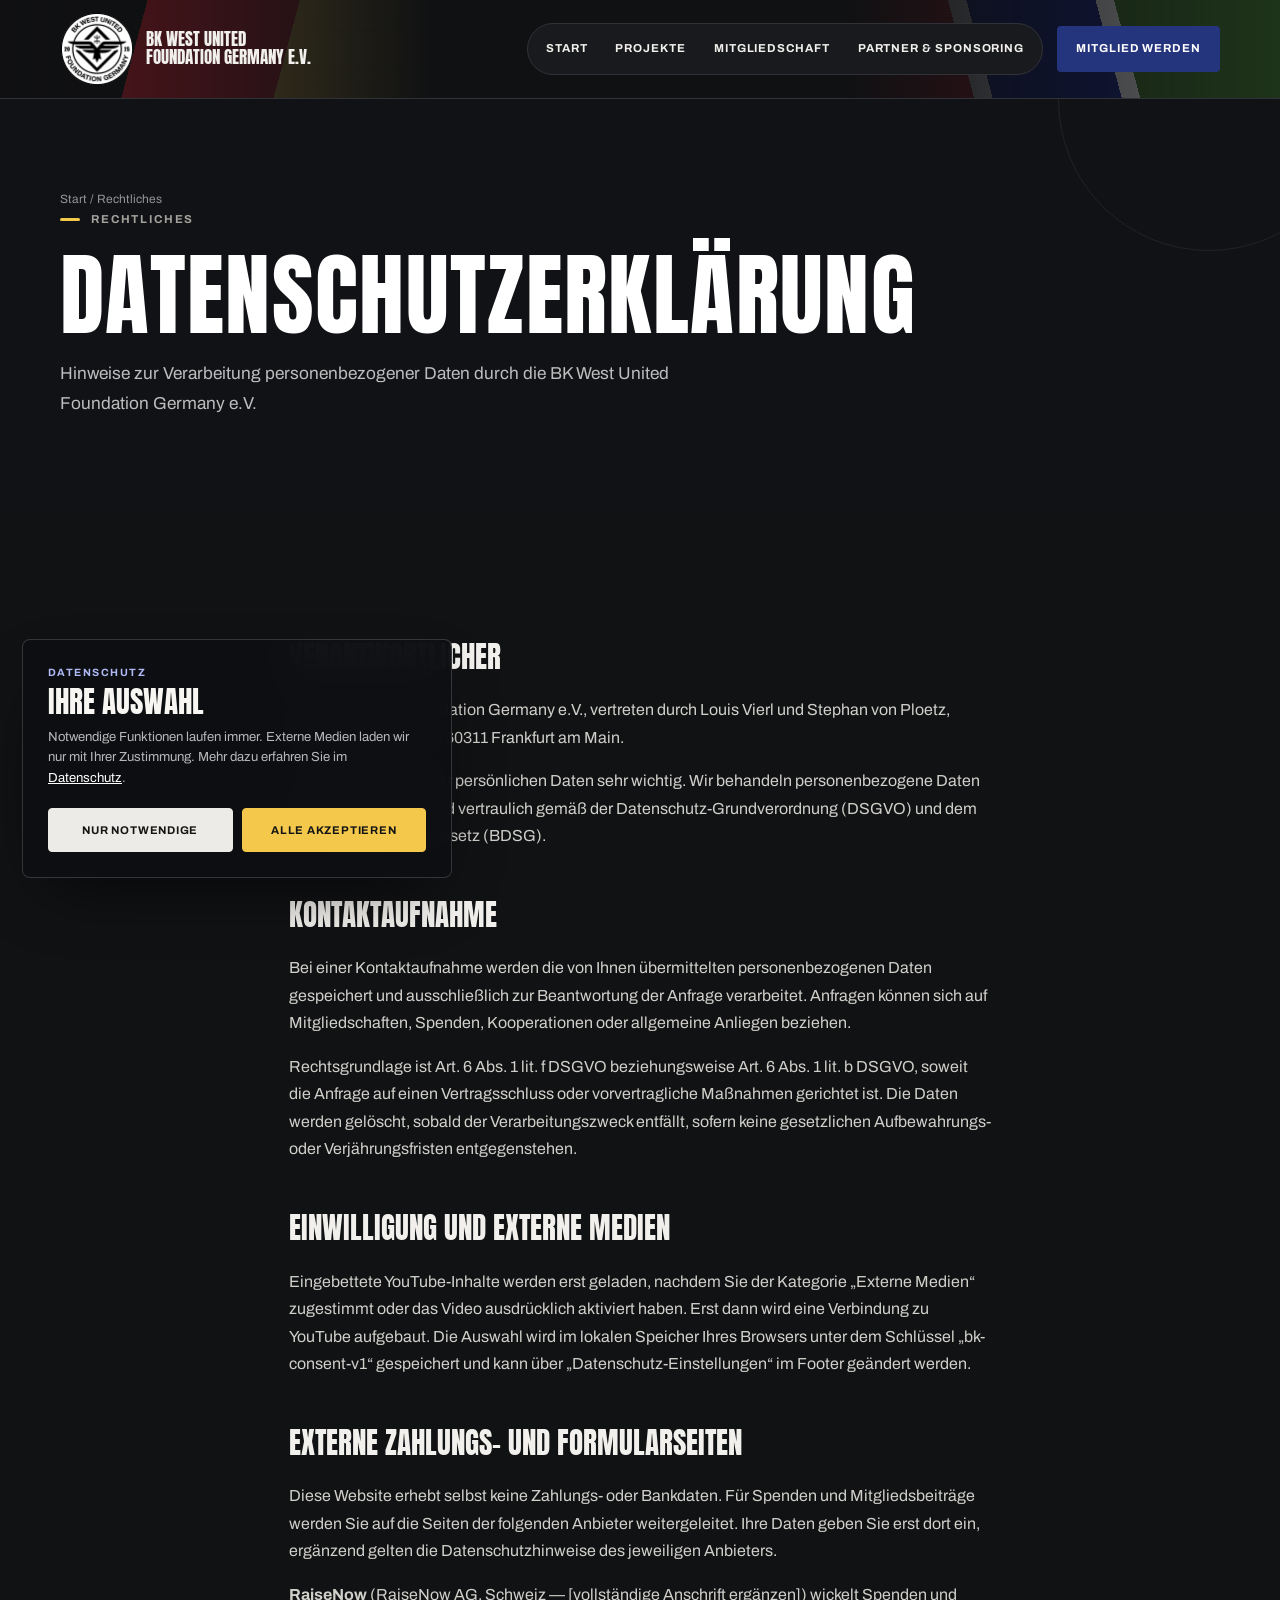
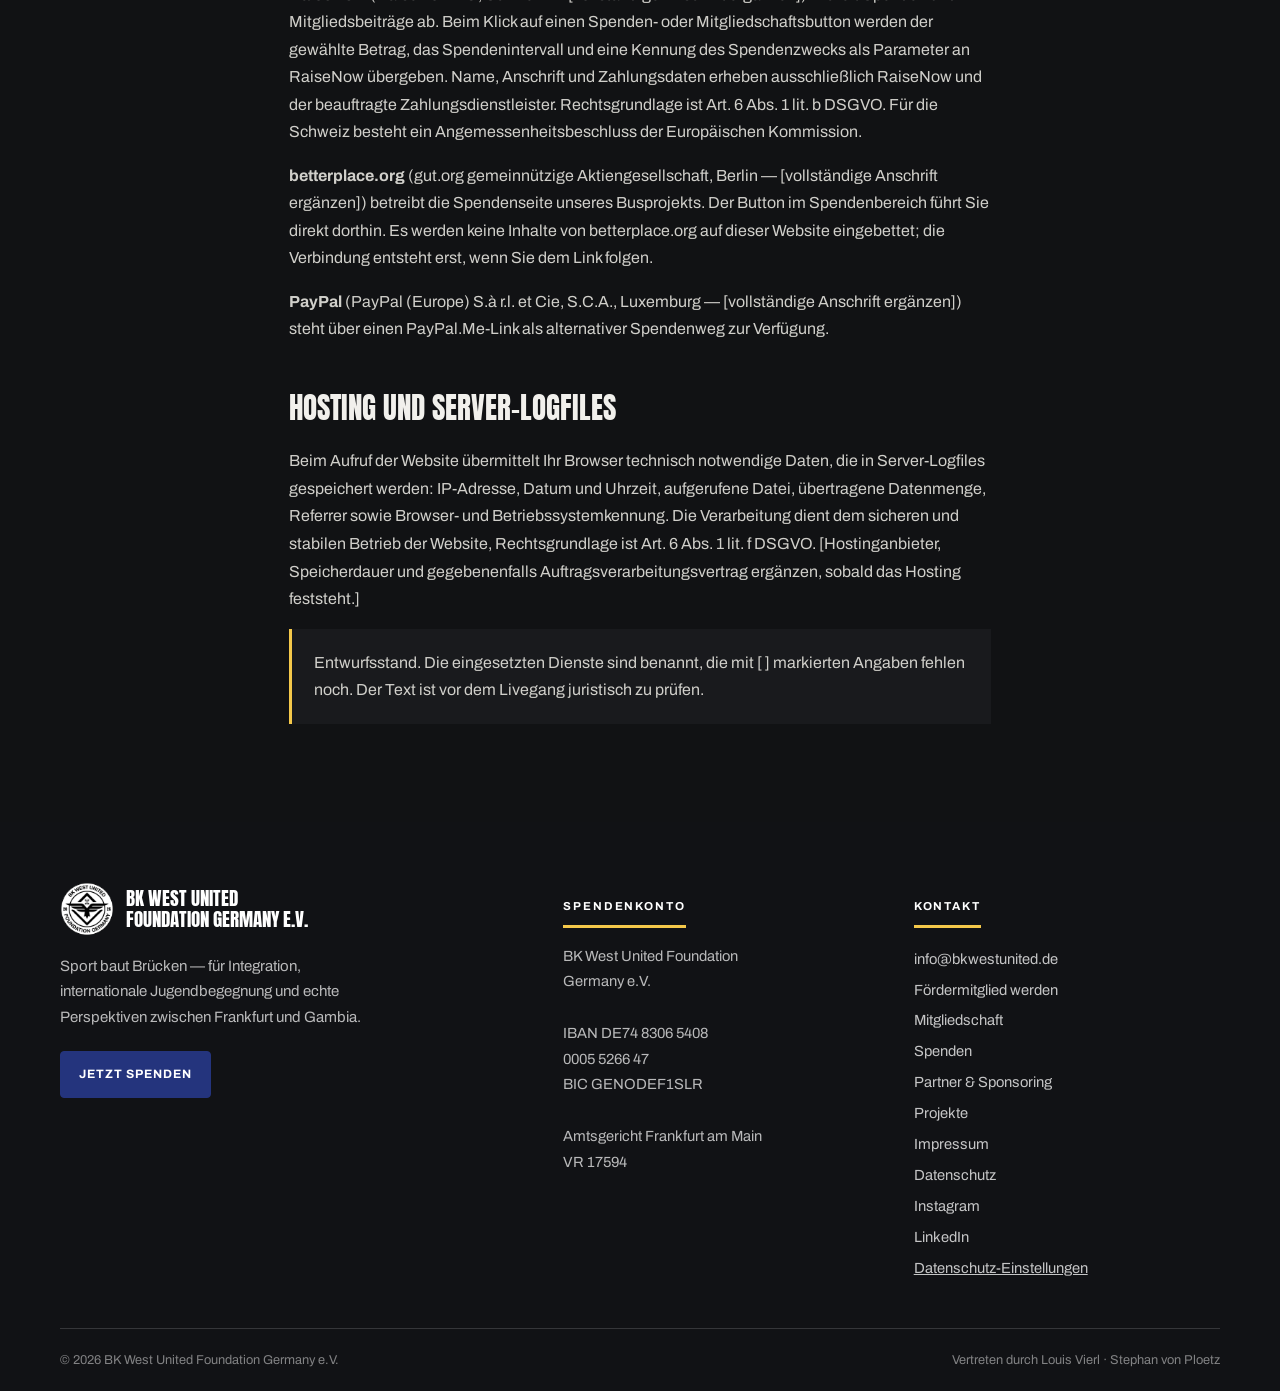
<file: datenschutz.html>
<!doctype html><html lang="de" data-theme="dark"><head><meta charset="utf-8">
<meta name="robots" content="noindex, nofollow"><meta name="viewport" content="width=device-width,initial-scale=1"><meta name="theme-color" content="#111214"><meta name="description" content="Hinweise zur Verarbeitung personenbezogener Daten durch die BK West United Foundation Germany e.V."><title>Datenschutz – BK West United Foundation</title><link rel="icon" href="favicon.ico" sizes="any"><link rel="apple-touch-icon" href="apple-touch-icon.png"><meta property="og:type" content="website"><meta property="og:site_name" content="BK West United Foundation Germany e.V."><meta property="og:locale" content="de_DE"><meta property="og:title" content="Datenschutz – BK West United Foundation"><meta property="og:description" content="Hinweise zur Verarbeitung personenbezogener Daten durch die BK West United Foundation Germany e.V."><meta property="og:image" content="https://bkwestunited.de/og-bild.jpg"><meta property="og:image:width" content="1200"><meta property="og:image:height" content="630"><meta property="og:image:alt" content="Zwei Jugendliche im Zweikampf auf dem Fußballplatz in Bakoteh, Gambia"><meta name="twitter:card" content="summary_large_image"><link rel="stylesheet" href="site-pages.css?v=20260911-sponsoring"></head><body>
<header class="site-head"><div class="wrap head"><a class="brand" href="./" aria-label="BK West United Foundation Germany e.V. – Startseite"><img src="wp-export/img/logo.png" alt="" width="74" height="74"><span class="brand-copy"><b>BK West United<br>Foundation Germany e.V.</b></span></a><nav class="nav" aria-label="Hauptnavigation"><button class="nav-toggle" type="button" aria-expanded="false" aria-controls="hauptmenue" aria-label="Menü öffnen"><span></span></button><div class="nav-links" id="hauptmenue">
<a href="./">Start</a><a href="projekte.html">Projekte</a><a href="mitgliedschaft.html">Mitgliedschaft</a><a href="sponsoren.html">Partner &amp; Sponsoring</a></div><a class="donate" href="./#mitglied">Mitglied werden</a></nav></div></header>
<main><section class="page-hero"><div class="wrap"><div class="crumbs"><a href="./">Start</a> / Rechtliches</div><span class="kicker">Rechtliches</span><h1 class="display">Datenschutzerklärung</h1><p>Hinweise zur Verarbeitung personenbezogener Daten durch die BK West United Foundation Germany e.V.</p></div></section>
<section class="section"><div class="wrap legal"><h2>Verantwortlicher</h2><p>BK West United Foundation Germany e.V., vertreten durch Louis Vierl und Stephan von Ploetz, Bethmannstraße 7–9, 60311 Frankfurt am Main.</p><p>Uns ist der Schutz Ihrer persönlichen Daten sehr wichtig. Wir behandeln personenbezogene Daten verantwortungsvoll und vertraulich gemäß der Datenschutz-Grundverordnung (DSGVO) und dem Bundesdatenschutzgesetz (BDSG).</p><h2>Kontaktaufnahme</h2><p>Bei einer Kontaktaufnahme werden die von Ihnen übermittelten personenbezogenen Daten gespeichert und ausschließlich zur Beantwortung der Anfrage verarbeitet. Anfragen können sich auf Mitgliedschaften, Spenden, Kooperationen oder allgemeine Anliegen beziehen.</p><p>Rechtsgrundlage ist Art. 6 Abs. 1 lit. f DSGVO beziehungsweise Art. 6 Abs. 1 lit. b DSGVO, soweit die Anfrage auf einen Vertragsschluss oder vorvertragliche Maßnahmen gerichtet ist. Die Daten werden gelöscht, sobald der Verarbeitungszweck entfällt, sofern keine gesetzlichen Aufbewahrungs- oder Verjährungsfristen entgegenstehen.</p><h2>Einwilligung und externe Medien</h2><p>Eingebettete YouTube-Inhalte werden erst geladen, nachdem Sie der Kategorie „Externe Medien“ zugestimmt oder das Video ausdrücklich aktiviert haben. Erst dann wird eine Verbindung zu YouTube aufgebaut. Die Auswahl wird im lokalen Speicher Ihres Browsers unter dem Schlüssel „bk-consent-v1“ gespeichert und kann über „Datenschutz-Einstellungen“ im Footer geändert werden.</p><h2>Externe Zahlungs- und Formularseiten</h2><p>Diese Website erhebt selbst keine Zahlungs- oder Bankdaten. Für Spenden und Mitgliedsbeiträge werden Sie auf die Seiten der folgenden Anbieter weitergeleitet. Ihre Daten geben Sie erst dort ein, ergänzend gelten die Datenschutzhinweise des jeweiligen Anbieters.</p><p><strong>RaiseNow</strong> (RaiseNow AG, Schweiz &mdash; [vollständige Anschrift ergänzen]) wickelt Spenden und Mitgliedsbeiträge ab. Beim Klick auf einen Spenden- oder Mitgliedschaftsbutton werden der gewählte Betrag, das Spendenintervall und eine Kennung des Spendenzwecks als Parameter an RaiseNow übergeben. Name, Anschrift und Zahlungsdaten erheben ausschließlich RaiseNow und der beauftragte Zahlungsdienstleister. Rechtsgrundlage ist Art. 6 Abs. 1 lit. b DSGVO. Für die Schweiz besteht ein Angemessenheitsbeschluss der Europäischen Kommission.</p><p><strong>betterplace.org</strong> (gut.org gemeinnützige Aktiengesellschaft, Berlin &mdash; [vollständige Anschrift ergänzen]) betreibt die Spendenseite unseres Busprojekts. Der Button im Spendenbereich führt Sie direkt dorthin. Es werden keine Inhalte von betterplace.org auf dieser Website eingebettet; die Verbindung entsteht erst, wenn Sie dem Link folgen.</p><p><strong>PayPal</strong> (PayPal (Europe) S.à r.l. et Cie, S.C.A., Luxemburg &mdash; [vollständige Anschrift ergänzen]) steht über einen PayPal.Me-Link als alternativer Spendenweg zur Verfügung.</p><h2>Hosting und Server-Logfiles</h2><p>Beim Aufruf der Website übermittelt Ihr Browser technisch notwendige Daten, die in Server-Logfiles gespeichert werden: IP-Adresse, Datum und Uhrzeit, aufgerufene Datei, übertragene Datenmenge, Referrer sowie Browser- und Betriebssystemkennung. Die Verarbeitung dient dem sicheren und stabilen Betrieb der Website, Rechtsgrundlage ist Art. 6 Abs. 1 lit. f DSGVO. [Hostinganbieter, Speicherdauer und gegebenenfalls Auftragsverarbeitungsvertrag ergänzen, sobald das Hosting feststeht.]</p><p class="notice">Entwurfsstand. Die eingesetzten Dienste sind benannt, die mit [ ] markierten Angaben fehlen noch. Der Text ist vor dem Livegang juristisch zu prüfen.</p></div></section></main><footer class="site-foot"><div class="wrap foot-grid"><div><div class="foot-mark"><img src="wp-export/img/logo.png" alt=""><b>BK West United<br>Foundation Germany e.V.</b></div><p class="foot-lead">Sport baut Brücken — für Integration, internationale Jugendbegegnung und echte Perspektiven zwischen Frankfurt und Gambia.</p><div class="foot-cta"><a class="btn primary" href="./#spenden">Jetzt spenden</a></div></div><div><h4>Spendenkonto</h4><address>BK West United Foundation<br>Germany e.V.<br><br>IBAN DE74 8306 5408<br>0005 5266 47<br>BIC GENODEF1SLR<br><br>Amtsgericht Frankfurt am Main<br>VR 17594</address></div><div><h4>Kontakt</h4><ul><li><a href="mailto:info@bkwestunited.de">info@bkwestunited.de</a></li><li><a href="./#mitglied">Fördermitglied werden</a></li><li><a href="mitgliedschaft.html">Mitgliedschaft</a></li><li><a href="./#spenden">Spenden</a></li><li><a href="sponsoren.html">Partner &amp; Sponsoring</a></li><li><a href="projekte.html">Projekte</a></li><li><a href="impressum.html">Impressum</a></li><li><a href="datenschutz.html">Datenschutz</a></li><li><a href="https://www.instagram.com/bk_westunited_fc/?hl=de" target="_blank" rel="noopener noreferrer">Instagram</a></li><li><a href="https://www.linkedin.com/company/bk-west-united-foundation/" target="_blank" rel="noopener noreferrer">LinkedIn</a></li><li><button class="consent-settings" type="button">Datenschutz-Einstellungen</button></li></ul></div></div><div class="wrap foot-end"><span>© 2026 BK West United Foundation Germany e.V.</span><span>Vertreten durch Louis Vierl · Stephan von Ploetz</span></div></footer><section class="consent-banner" id="consent-banner" role="dialog" aria-labelledby="consent-title" hidden><p class="mini">Datenschutz</p><h2 id="consent-title">Ihre Auswahl</h2><p>Notwendige Funktionen laufen immer. Externe Medien laden wir nur mit Ihrer Zustimmung. Mehr dazu erfahren Sie im <a href="datenschutz.html">Datenschutz</a>.</p><div class="consent-actions"><button class="necessary" type="button" data-consent="necessary">Nur notwendige</button><button class="accept" type="button" data-consent="all">Alle akzeptieren</button></div></section><script>(function(){var key='bk-consent-v1';var banner=document.getElementById('consent-banner');var settings=document.querySelector('.consent-settings');if(!banner)return;function read(){try{return JSON.parse(localStorage.getItem(key))}catch(e){return null}}function write(externalMedia){try{localStorage.setItem(key,JSON.stringify({necessary:true,externalMedia:externalMedia,updated:new Date().toISOString()}))}catch(e){}banner.hidden=true;if(externalMedia)location.reload()}var consent=read();if(!consent)banner.hidden=false;banner.querySelector('[data-consent="necessary"]').addEventListener('click',function(){write(false)});banner.querySelector('[data-consent="all"]').addEventListener('click',function(){write(true)});if(settings)settings.addEventListener('click',function(){banner.hidden=false;banner.querySelector('[data-consent="necessary"]').focus()})})();</script><script>(function(){var knopf=document.querySelector('.nav-toggle');if(!knopf)return;var kopf=knopf.closest('.head'),menue=document.getElementById('hauptmenue');function setze(offen){kopf.dataset.menu=offen?'offen':'zu';knopf.setAttribute('aria-expanded',String(offen));knopf.setAttribute('aria-label',offen?'Menü schließen':'Menü öffnen')}setze(false);knopf.addEventListener('click',function(){setze(kopf.dataset.menu!=='offen')});menue.addEventListener('click',function(e){if(e.target.closest('a'))setze(false)});document.addEventListener('keydown',function(e){if(e.key==='Escape'&&kopf.dataset.menu==='offen'){setze(false);knopf.focus()}});document.addEventListener('click',function(e){if(kopf.dataset.menu==='offen'&&!e.target.closest('.nav'))setze(false)});addEventListener('resize',function(){if(window.innerWidth>900)setze(false)})})();</script></body></html>
</file>
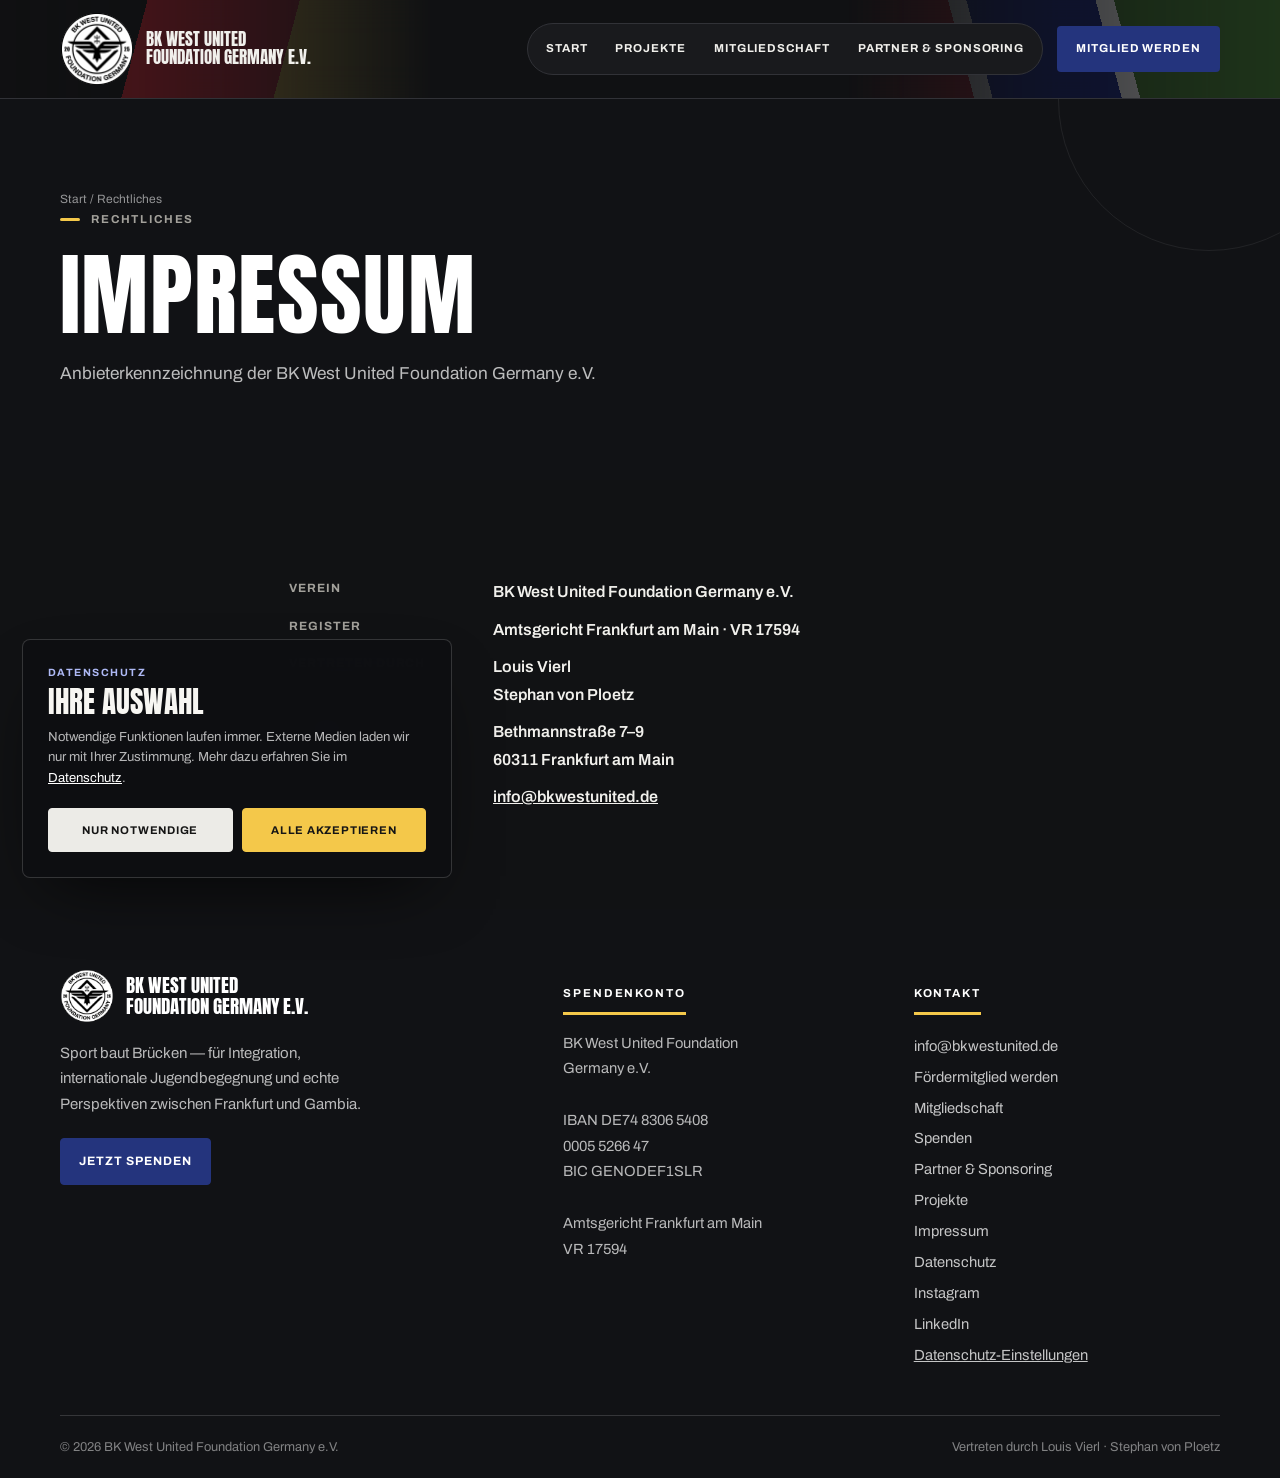
<file: impressum.html>
<!doctype html><html lang="de" data-theme="dark"><head><meta charset="utf-8">
<meta name="robots" content="noindex, nofollow"><meta name="viewport" content="width=device-width,initial-scale=1"><meta name="theme-color" content="#111214"><meta name="description" content="Anbieterkennzeichnung der BK West United Foundation Germany e.V."><title>Impressum – BK West United Foundation</title><link rel="icon" href="favicon.ico" sizes="any"><link rel="apple-touch-icon" href="apple-touch-icon.png"><meta property="og:type" content="website"><meta property="og:site_name" content="BK West United Foundation Germany e.V."><meta property="og:locale" content="de_DE"><meta property="og:title" content="Impressum – BK West United Foundation"><meta property="og:description" content="Anbieterkennzeichnung der BK West United Foundation Germany e.V."><meta property="og:image" content="https://bkwestunited.de/og-bild.jpg"><meta property="og:image:width" content="1200"><meta property="og:image:height" content="630"><meta property="og:image:alt" content="Zwei Jugendliche im Zweikampf auf dem Fußballplatz in Bakoteh, Gambia"><meta name="twitter:card" content="summary_large_image"><link rel="stylesheet" href="site-pages.css?v=20260911-sponsoring"></head><body>
<header class="site-head"><div class="wrap head"><a class="brand" href="./" aria-label="BK West United Foundation Germany e.V. – Startseite"><img src="wp-export/img/logo.png" alt="" width="74" height="74"><span class="brand-copy"><b>BK West United<br>Foundation Germany e.V.</b></span></a><nav class="nav" aria-label="Hauptnavigation"><button class="nav-toggle" type="button" aria-expanded="false" aria-controls="hauptmenue" aria-label="Menü öffnen"><span></span></button><div class="nav-links" id="hauptmenue">
<a href="./">Start</a><a href="projekte.html">Projekte</a><a href="mitgliedschaft.html">Mitgliedschaft</a><a href="sponsoren.html">Partner &amp; Sponsoring</a></div><a class="donate" href="./#mitglied">Mitglied werden</a></nav></div></header>
<main><section class="page-hero"><div class="wrap"><div class="crumbs"><a href="./">Start</a> / Rechtliches</div><span class="kicker">Rechtliches</span><h1 class="display">Impressum</h1><p>Anbieterkennzeichnung der BK West United Foundation Germany e.V.</p></div></section>
<section class="section"><div class="wrap legal"><dl class="details"><dt>Verein</dt><dd>BK West United Foundation Germany e.V.</dd><dt>Register</dt><dd>Amtsgericht Frankfurt am Main · VR 17594</dd><dt>Vertreten durch</dt><dd>Louis Vierl<br>Stephan von Ploetz</dd><dt>Anschrift</dt><dd>Bethmannstraße 7–9<br>60311 Frankfurt am Main</dd><dt>E-Mail</dt><dd><a href="mailto:info@bkwestunited.de">info@bkwestunited.de</a></dd></dl></div></section></main><footer class="site-foot"><div class="wrap foot-grid"><div><div class="foot-mark"><img src="wp-export/img/logo.png" alt=""><b>BK West United<br>Foundation Germany e.V.</b></div><p class="foot-lead">Sport baut Brücken — für Integration, internationale Jugendbegegnung und echte Perspektiven zwischen Frankfurt und Gambia.</p><div class="foot-cta"><a class="btn primary" href="./#spenden">Jetzt spenden</a></div></div><div><h4>Spendenkonto</h4><address>BK West United Foundation<br>Germany e.V.<br><br>IBAN DE74 8306 5408<br>0005 5266 47<br>BIC GENODEF1SLR<br><br>Amtsgericht Frankfurt am Main<br>VR 17594</address></div><div><h4>Kontakt</h4><ul><li><a href="mailto:info@bkwestunited.de">info@bkwestunited.de</a></li><li><a href="./#mitglied">Fördermitglied werden</a></li><li><a href="mitgliedschaft.html">Mitgliedschaft</a></li><li><a href="./#spenden">Spenden</a></li><li><a href="sponsoren.html">Partner &amp; Sponsoring</a></li><li><a href="projekte.html">Projekte</a></li><li><a href="impressum.html">Impressum</a></li><li><a href="datenschutz.html">Datenschutz</a></li><li><a href="https://www.instagram.com/bk_westunited_fc/?hl=de" target="_blank" rel="noopener noreferrer">Instagram</a></li><li><a href="https://www.linkedin.com/company/bk-west-united-foundation/" target="_blank" rel="noopener noreferrer">LinkedIn</a></li><li><button class="consent-settings" type="button">Datenschutz-Einstellungen</button></li></ul></div></div><div class="wrap foot-end"><span>© 2026 BK West United Foundation Germany e.V.</span><span>Vertreten durch Louis Vierl · Stephan von Ploetz</span></div></footer><section class="consent-banner" id="consent-banner" role="dialog" aria-labelledby="consent-title" hidden><p class="mini">Datenschutz</p><h2 id="consent-title">Ihre Auswahl</h2><p>Notwendige Funktionen laufen immer. Externe Medien laden wir nur mit Ihrer Zustimmung. Mehr dazu erfahren Sie im <a href="datenschutz.html">Datenschutz</a>.</p><div class="consent-actions"><button class="necessary" type="button" data-consent="necessary">Nur notwendige</button><button class="accept" type="button" data-consent="all">Alle akzeptieren</button></div></section><script>(function(){var key='bk-consent-v1';var banner=document.getElementById('consent-banner');var settings=document.querySelector('.consent-settings');if(!banner)return;function read(){try{return JSON.parse(localStorage.getItem(key))}catch(e){return null}}function write(externalMedia){try{localStorage.setItem(key,JSON.stringify({necessary:true,externalMedia:externalMedia,updated:new Date().toISOString()}))}catch(e){}banner.hidden=true;if(externalMedia)location.reload()}var consent=read();if(!consent)banner.hidden=false;banner.querySelector('[data-consent="necessary"]').addEventListener('click',function(){write(false)});banner.querySelector('[data-consent="all"]').addEventListener('click',function(){write(true)});if(settings)settings.addEventListener('click',function(){banner.hidden=false;banner.querySelector('[data-consent="necessary"]').focus()})})();</script><script>(function(){var knopf=document.querySelector('.nav-toggle');if(!knopf)return;var kopf=knopf.closest('.head'),menue=document.getElementById('hauptmenue');function setze(offen){kopf.dataset.menu=offen?'offen':'zu';knopf.setAttribute('aria-expanded',String(offen));knopf.setAttribute('aria-label',offen?'Menü schließen':'Menü öffnen')}setze(false);knopf.addEventListener('click',function(){setze(kopf.dataset.menu!=='offen')});menue.addEventListener('click',function(e){if(e.target.closest('a'))setze(false)});document.addEventListener('keydown',function(e){if(e.key==='Escape'&&kopf.dataset.menu==='offen'){setze(false);knopf.focus()}});document.addEventListener('click',function(e){if(kopf.dataset.menu==='offen'&&!e.target.closest('.nav'))setze(false)});addEventListener('resize',function(){if(window.innerWidth>900)setze(false)})})();</script></body></html>
</file>
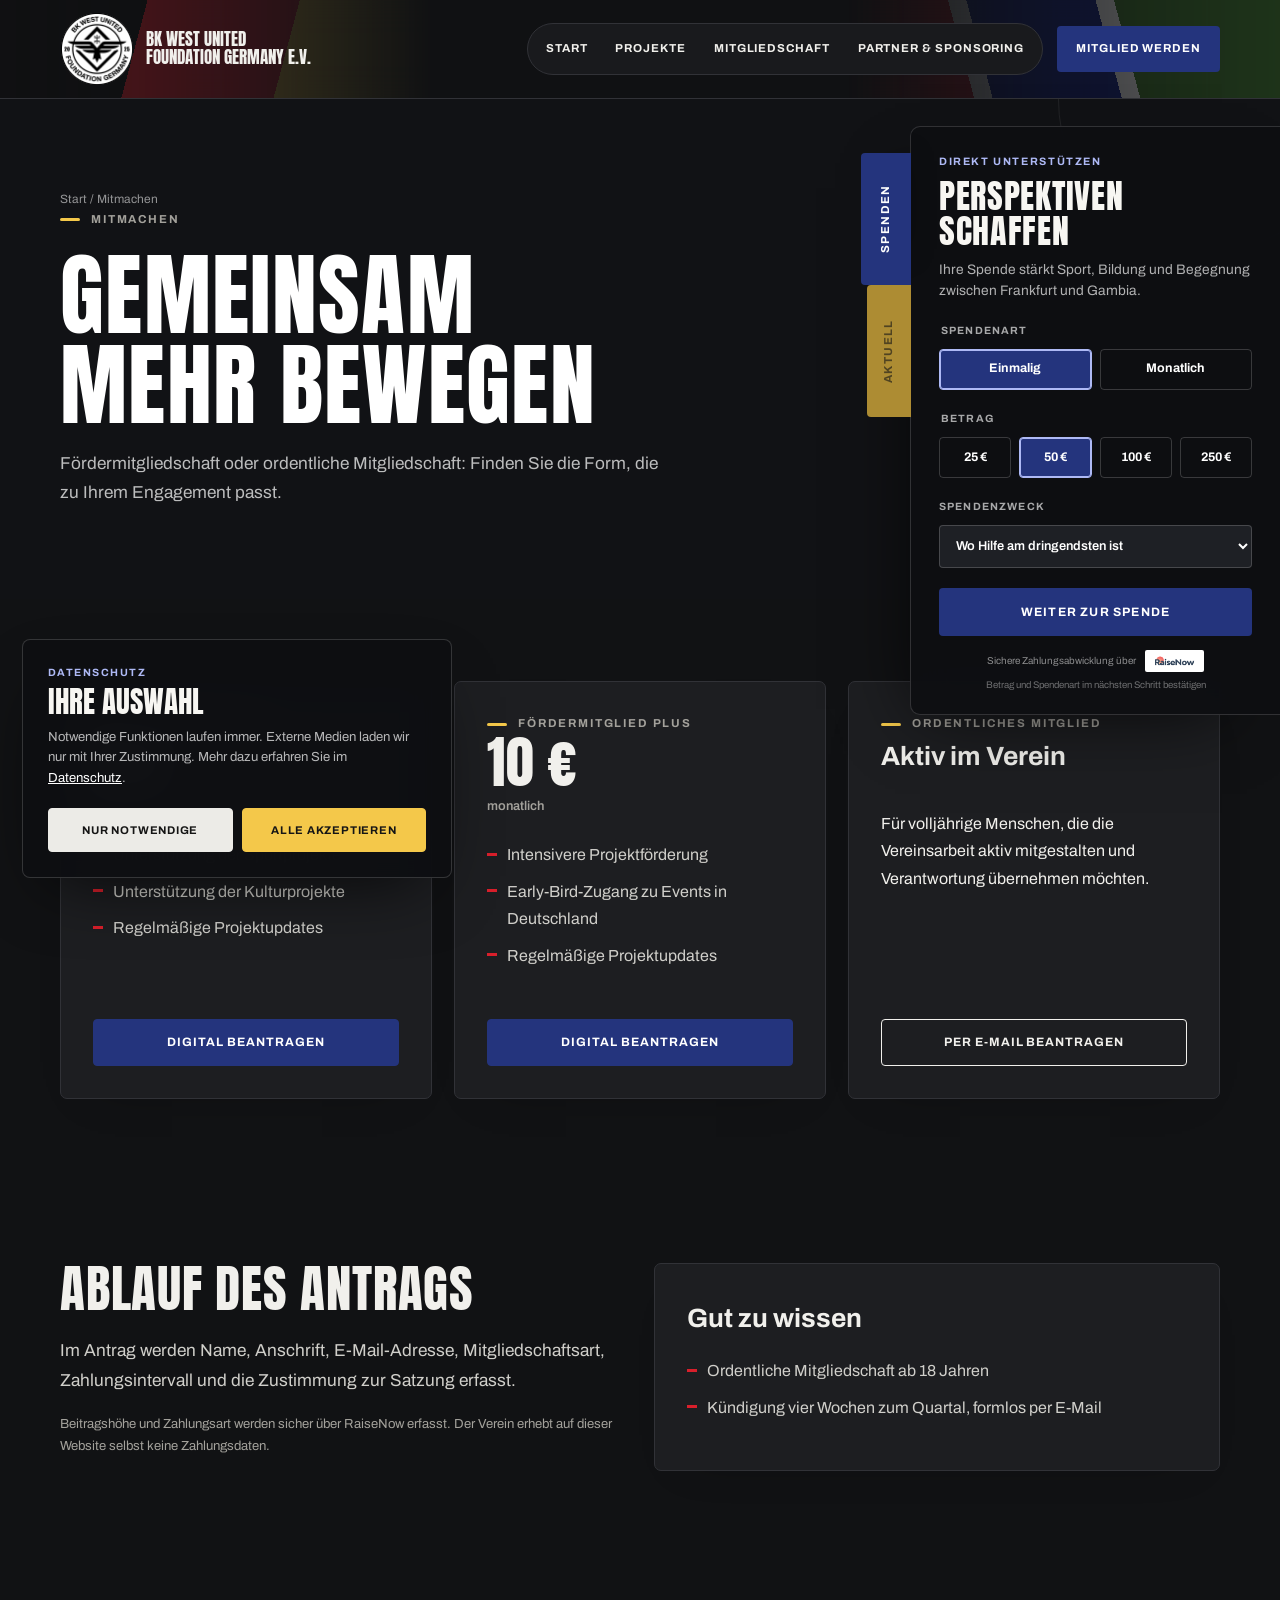
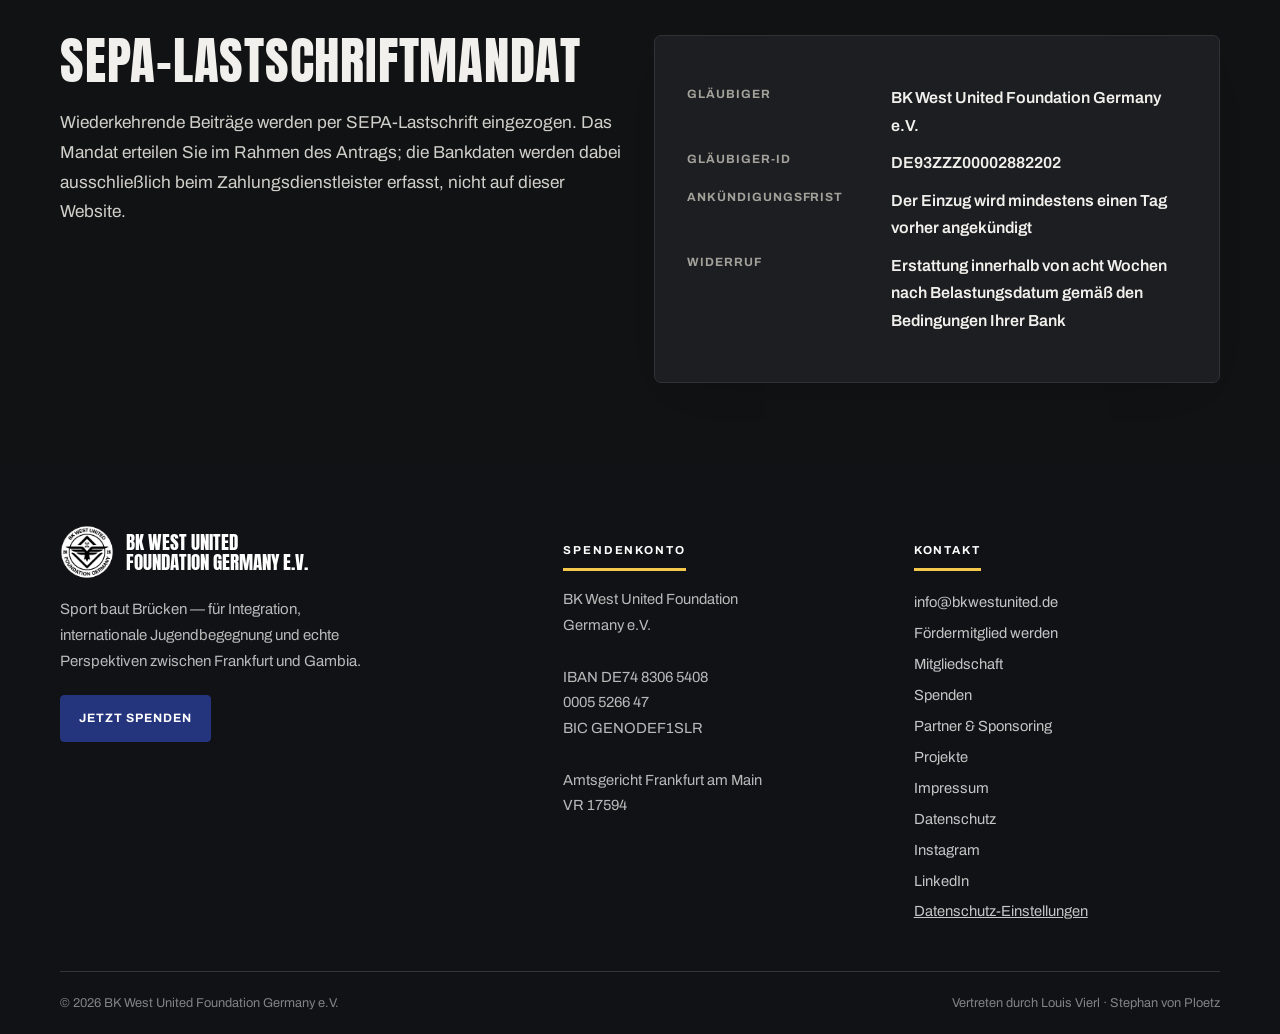
<file: mitgliedschaft.html>
<!doctype html><html lang="de" data-theme="dark"><head><meta charset="utf-8">
<meta name="robots" content="noindex, nofollow"><meta name="viewport" content="width=device-width,initial-scale=1"><meta name="theme-color" content="#111214"><meta name="description" content="Fördermitgliedschaft oder ordentliche Mitgliedschaft: Finden Sie die Form, die zu Ihrem Engagement passt."><title>Mitgliedschaft – BK West United Foundation</title><link rel="icon" href="favicon.ico" sizes="any"><link rel="apple-touch-icon" href="apple-touch-icon.png"><meta property="og:type" content="website"><meta property="og:site_name" content="BK West United Foundation Germany e.V."><meta property="og:locale" content="de_DE"><meta property="og:title" content="Mitgliedschaft – BK West United Foundation"><meta property="og:description" content="Fördermitgliedschaft oder ordentliche Mitgliedschaft: Finden Sie die Form, die zu Ihrem Engagement passt."><meta property="og:image" content="https://bkwestunited.de/og-bild.jpg"><meta property="og:image:width" content="1200"><meta property="og:image:height" content="630"><meta property="og:image:alt" content="Zwei Jugendliche im Zweikampf auf dem Fußballplatz in Bakoteh, Gambia"><meta name="twitter:card" content="summary_large_image"><link rel="stylesheet" href="site-pages.css?v=20260911-sponsoring"><link rel="stylesheet" href="donation-drawer.css"></head><body>
<header class="site-head"><div class="wrap head"><a class="brand" href="./" aria-label="BK West United Foundation Germany e.V. – Startseite"><img src="wp-export/img/logo.png" alt="" width="74" height="74"><span class="brand-copy"><b>BK West United<br>Foundation Germany e.V.</b></span></a><nav class="nav" aria-label="Hauptnavigation"><button class="nav-toggle" type="button" aria-expanded="false" aria-controls="hauptmenue" aria-label="Menü öffnen"><span></span></button><div class="nav-links" id="hauptmenue">
<a href="./">Start</a><a href="projekte.html">Projekte</a><a href="mitgliedschaft.html">Mitgliedschaft</a><a href="sponsoren.html">Partner &amp; Sponsoring</a></div><a class="donate" href="./#mitglied">Mitglied werden</a></nav></div></header><aside class="donation-drawer is-open" id="donation-drawer" aria-label="Spenden"><button class="donation-tab" type="button" aria-expanded="true" aria-controls="donation-panel">Spenden</button><form class="donation-panel" id="donation-panel"><p class="mini">Direkt unterstützen</p><h2>Perspektiven schaffen</h2><p class="drawer-intro">Ihre Spende stärkt Sport, Bildung und Begegnung zwischen Frankfurt und Gambia.</p><fieldset><legend>Spendenart</legend><div class="donation-options"><input type="radio" name="rhythm" id="project-donation-once" value="once" checked><label for="project-donation-once">Einmalig</label><input type="radio" name="rhythm" id="project-donation-monthly" value="monthly"><label for="project-donation-monthly">Monatlich</label></div></fieldset><fieldset><legend>Betrag</legend><div class="donation-options donation-amounts"><input type="radio" name="amount" id="project-amount-25" value="25"><label for="project-amount-25">25 €</label><input type="radio" name="amount" id="project-amount-50" value="50" checked><label for="project-amount-50">50 €</label><input type="radio" name="amount" id="project-amount-100" value="100"><label for="project-amount-100">100 €</label><input type="radio" name="amount" id="project-amount-250" value="250"><label for="project-amount-250">250 €</label></div></fieldset><label class="field-label" for="project-donation-purpose">Spendenzweck</label><select id="project-donation-purpose" name="purpose"><option value="allgemein">Wo Hilfe am dringendsten ist</option><option value="trainingsmaterial">Trainingsmaterial</option><option value="sport-baut-bruecken">Sport baut Brücken</option><option value="girls-can-play">Girls Can Play</option></select><button class="donation-submit" type="submit">Weiter zur Spende</button><p class="donation-provider"><span>Sichere Zahlungsabwicklung über</span><img src="raisenow-logo.png" alt="RaiseNow"></p><p class="donation-security">Betrag und Spendenart im nächsten Schritt bestätigen</p></form><button class="current-tab" type="button" aria-expanded="false" aria-controls="current-panel">Aktuell</button><div class="current-panel" id="current-panel" hidden><img src="wp-export/img/betterplace-bus.jpeg" alt="Bus für das soziale Fußballprojekt in Gambia"><div class="current-panel-body"><p class="mini">Betterplace · Stand 28.08.2026</p><h2>Sichere Wege. Echte Teilhabe.</h2><p>Der Bus bringt Kinder und Jugendliche kostenfrei zu Training, Spielen, Schule und sozialen Veranstaltungen.</p><div class="current-progress-head"><span>2.440 € finanziert</span><strong>30 %</strong></div><div class="current-progress" role="progressbar" aria-label="Busprojekt zu 30 Prozent finanziert" aria-valuemin="0" aria-valuemax="100" aria-valuenow="30"><i></i></div><div class="current-stats"><span><b>8.000 €</b>Spendenziel</span><span><b>5.560 €</b>noch offen</span><span><b>38</b>Spenden</span></div><a class="current-link" href="https://www.betterplace.org/de/projects/184020-bus-fuer-ein-soziales-fussballprojekt-in-gambia" target="_blank" rel="noopener noreferrer">Jetzt Bus mitfinanzieren <span>↗</span></a><p class="donation-provider"><span>Sichere Zahlungsabwicklung über</span><img src="betterplace-logo.png" alt="betterplace.org"></p><p class="donation-security">Betrag und Spendenart im nächsten Schritt wählen</p></div></div></aside>
<main><section class="page-hero"><div class="wrap"><div class="crumbs"><a href="./">Start</a> / Mitmachen</div><span class="kicker">Mitmachen</span><h1 class="display">Gemeinsam mehr bewegen</h1><p>Fördermitgliedschaft oder ordentliche Mitgliedschaft: Finden Sie die Form, die zu Ihrem Engagement passt.</p></div></section>
<section class="section"><div class="wrap"><div class="grid3"><article class="panel"><span class="kicker">Fördermitglied</span><div class="price">5 €<small>monatlich</small></div><ul class="check"><li>Unterstützung der Sportprojekte</li><li>Unterstützung der Kulturprojekte</li><li>Regelmäßige Projektupdates</li></ul><div class="actions"><a class="btn primary" href="https://pay.raisenow.io/sspgb?amount.default=5&amp;reference.campaign_id=mitgliedschaft-basis&amp;lng=de" target="_blank" rel="noopener noreferrer">Digital beantragen</a></div></article><article class="panel"><span class="kicker">Fördermitglied Plus</span><div class="price">10 €<small>monatlich</small></div><ul class="check"><li>Intensivere Projektförderung</li><li>Early-Bird-Zugang zu Events in Deutschland</li><li>Regelmäßige Projektupdates</li></ul><div class="actions"><a class="btn primary" href="https://pay.raisenow.io/sspgb?amount.default=10&amp;reference.campaign_id=mitgliedschaft-plus&amp;lng=de" target="_blank" rel="noopener noreferrer">Digital beantragen</a></div></article><article class="panel"><span class="kicker">Ordentliches Mitglied</span><h3>Aktiv im Verein</h3><p>Für volljährige Menschen, die die Vereinsarbeit aktiv mitgestalten und Verantwortung übernehmen möchten.</p><div class="actions"><a class="btn" href="mailto:info@bkwestunited.de?subject=Antrag%20auf%20ordentliche%20Mitgliedschaft">Per E-Mail beantragen</a></div></article></div></div></section>
<section class="section"><div class="wrap grid2"><div><h2 class="display">Ablauf des Antrags</h2><p class="intro">Im Antrag werden Name, Anschrift, E-Mail-Adresse, Mitgliedschaftsart, Zahlungsintervall und die Zustimmung zur Satzung erfasst.</p><p class="external-note">Beitragshöhe und Zahlungsart werden sicher über RaiseNow erfasst. Der Verein erhebt auf dieser Website selbst keine Zahlungsdaten.</p></div><aside class="panel"><h3>Gut zu wissen</h3><ul class="check"><li>Ordentliche Mitgliedschaft ab 18 Jahren</li><li>Kündigung vier Wochen zum Quartal, formlos per E-Mail</li></ul></aside></div></section>
<section class="section"><div class="wrap grid2"><div><h2 class="display">SEPA-Lastschriftmandat</h2><p class="intro">Wiederkehrende Beiträge werden per SEPA-Lastschrift eingezogen. Das Mandat erteilen Sie im Rahmen des Antrags; die Bankdaten werden dabei ausschließlich beim Zahlungsdienstleister erfasst, nicht auf dieser Website.</p></div><aside class="panel"><dl class="details"><dt>Gläubiger</dt><dd>BK West United Foundation Germany e.V.</dd><dt>Gläubiger-ID</dt><dd>DE93ZZZ00002882202</dd><dt>Ankündigungsfrist</dt><dd>Der Einzug wird mindestens einen Tag vorher angekündigt</dd><dt>Widerruf</dt><dd>Erstattung innerhalb von acht Wochen nach Belastungsdatum gemäß den Bedingungen Ihrer Bank</dd></dl></aside></div></section></main><footer class="site-foot"><div class="wrap foot-grid"><div><div class="foot-mark"><img src="wp-export/img/logo.png" alt=""><b>BK West United<br>Foundation Germany e.V.</b></div><p class="foot-lead">Sport baut Brücken — für Integration, internationale Jugendbegegnung und echte Perspektiven zwischen Frankfurt und Gambia.</p><div class="foot-cta"><a class="btn primary" href="./#spenden">Jetzt spenden</a></div></div><div><h4>Spendenkonto</h4><address>BK West United Foundation<br>Germany e.V.<br><br>IBAN DE74 8306 5408<br>0005 5266 47<br>BIC GENODEF1SLR<br><br>Amtsgericht Frankfurt am Main<br>VR 17594</address></div><div><h4>Kontakt</h4><ul><li><a href="mailto:info@bkwestunited.de">info@bkwestunited.de</a></li><li><a href="./#mitglied">Fördermitglied werden</a></li><li><a href="mitgliedschaft.html">Mitgliedschaft</a></li><li><a href="./#spenden">Spenden</a></li><li><a href="sponsoren.html">Partner &amp; Sponsoring</a></li><li><a href="projekte.html">Projekte</a></li><li><a href="impressum.html">Impressum</a></li><li><a href="datenschutz.html">Datenschutz</a></li><li><a href="https://www.instagram.com/bk_westunited_fc/?hl=de" target="_blank" rel="noopener noreferrer">Instagram</a></li><li><a href="https://www.linkedin.com/company/bk-west-united-foundation/" target="_blank" rel="noopener noreferrer">LinkedIn</a></li><li><button class="consent-settings" type="button">Datenschutz-Einstellungen</button></li></ul></div></div><div class="wrap foot-end"><span>© 2026 BK West United Foundation Germany e.V.</span><span>Vertreten durch Louis Vierl · Stephan von Ploetz</span></div></footer><section class="consent-banner" id="consent-banner" role="dialog" aria-labelledby="consent-title" hidden><p class="mini">Datenschutz</p><h2 id="consent-title">Ihre Auswahl</h2><p>Notwendige Funktionen laufen immer. Externe Medien laden wir nur mit Ihrer Zustimmung. Mehr dazu erfahren Sie im <a href="datenschutz.html">Datenschutz</a>.</p><div class="consent-actions"><button class="necessary" type="button" data-consent="necessary">Nur notwendige</button><button class="accept" type="button" data-consent="all">Alle akzeptieren</button></div></section><script>(function(){var drawer=document.getElementById('donation-drawer');if(!drawer)return;var toggle=drawer.querySelector('.donation-tab'),form=drawer.querySelector('form'),wasTop=true,lastY=window.scrollY||document.documentElement.scrollTop;function setOpen(open){drawer.classList.toggle('is-open',open);toggle.setAttribute('aria-expanded',String(open))}toggle.addEventListener('click',function(){setOpen(!drawer.classList.contains('is-open'))});function selbstOeffnend(){return window.innerWidth>720}function followScroll(){var y=window.scrollY||document.documentElement.scrollTop;if(!selbstOeffnend()){lastY=y;return;}if(y!==lastY){var currentToggle=drawer.querySelector('.current-tab');if(y<=24){setOpen(true);if(drawer.classList.contains('is-current')){toggle.setAttribute('aria-expanded','false');if(currentToggle)currentToggle.setAttribute('aria-expanded','true')}}else if(drawer.classList.contains('is-open')){setOpen(false);if(currentToggle)currentToggle.setAttribute('aria-expanded','false')}wasTop=y<=24;lastY=y;return}if(y<=24){wasTop=true;setOpen(true)}}window.addEventListener('scroll',followScroll,{passive:true});if(selbstOeffnend())followScroll();else setOpen(false);form.addEventListener('submit',function(event){event.preventDefault();var data=new FormData(form),params=new URLSearchParams();params.set('amount.default',data.get('amount'));params.set('reference.campaign_id',data.get('purpose'));params.set('reference.campaign_subid',data.get('rhythm'));params.set('lng','de');window.open('https://donate.raisenow.io/pyywg?'+params.toString(),'_blank','noopener,noreferrer')})})();</script><script>(function(){var drawer=document.getElementById("donation-drawer"),panel=document.getElementById("current-panel");if(!drawer||!panel)return;var currentToggle=drawer.querySelector(".current-tab"),donationToggle=drawer.querySelector(".donation-tab"),form=drawer.querySelector("form");function syncHeight(){if(!form.hidden)panel.style.minHeight=form.offsetHeight+"px"}syncHeight();window.addEventListener("resize",syncHeight);currentToggle.addEventListener("click",function(){currentToggle.classList.add("is-seen");var close=drawer.classList.contains("is-open")&&drawer.classList.contains("is-current");syncHeight();drawer.classList.toggle("is-open",!close);drawer.classList.toggle("is-current",!close);panel.hidden=close;form.hidden=!close;currentToggle.setAttribute("aria-expanded",String(!close));donationToggle.setAttribute("aria-expanded","false")});donationToggle.addEventListener("click",function(){var wasCurrent=drawer.classList.contains("is-current");drawer.classList.remove("is-current");panel.hidden=true;form.hidden=false;currentToggle.setAttribute("aria-expanded","false");if(wasCurrent){drawer.classList.add("is-open");donationToggle.setAttribute("aria-expanded","true")}})})();</script><script>(function(){var key='bk-consent-v1';var banner=document.getElementById('consent-banner');var settings=document.querySelector('.consent-settings');if(!banner)return;function read(){try{return JSON.parse(localStorage.getItem(key))}catch(e){return null}}function write(externalMedia){try{localStorage.setItem(key,JSON.stringify({necessary:true,externalMedia:externalMedia,updated:new Date().toISOString()}))}catch(e){}banner.hidden=true;if(externalMedia)location.reload()}var consent=read();if(!consent)banner.hidden=false;banner.querySelector('[data-consent="necessary"]').addEventListener('click',function(){write(false)});banner.querySelector('[data-consent="all"]').addEventListener('click',function(){write(true)});if(settings)settings.addEventListener('click',function(){banner.hidden=false;banner.querySelector('[data-consent="necessary"]').focus()})})();</script><script>(function(){var knopf=document.querySelector('.nav-toggle');if(!knopf)return;var kopf=knopf.closest('.head'),menue=document.getElementById('hauptmenue');function setze(offen){kopf.dataset.menu=offen?'offen':'zu';knopf.setAttribute('aria-expanded',String(offen));knopf.setAttribute('aria-label',offen?'Menü schließen':'Menü öffnen')}setze(false);knopf.addEventListener('click',function(){setze(kopf.dataset.menu!=='offen')});menue.addEventListener('click',function(e){if(e.target.closest('a'))setze(false)});document.addEventListener('keydown',function(e){if(e.key==='Escape'&&kopf.dataset.menu==='offen'){setze(false);knopf.focus()}});document.addEventListener('click',function(e){if(kopf.dataset.menu==='offen'&&!e.target.closest('.nav'))setze(false)});addEventListener('resize',function(){if(window.innerWidth>900)setze(false)})})();</script></body></html>
</file>
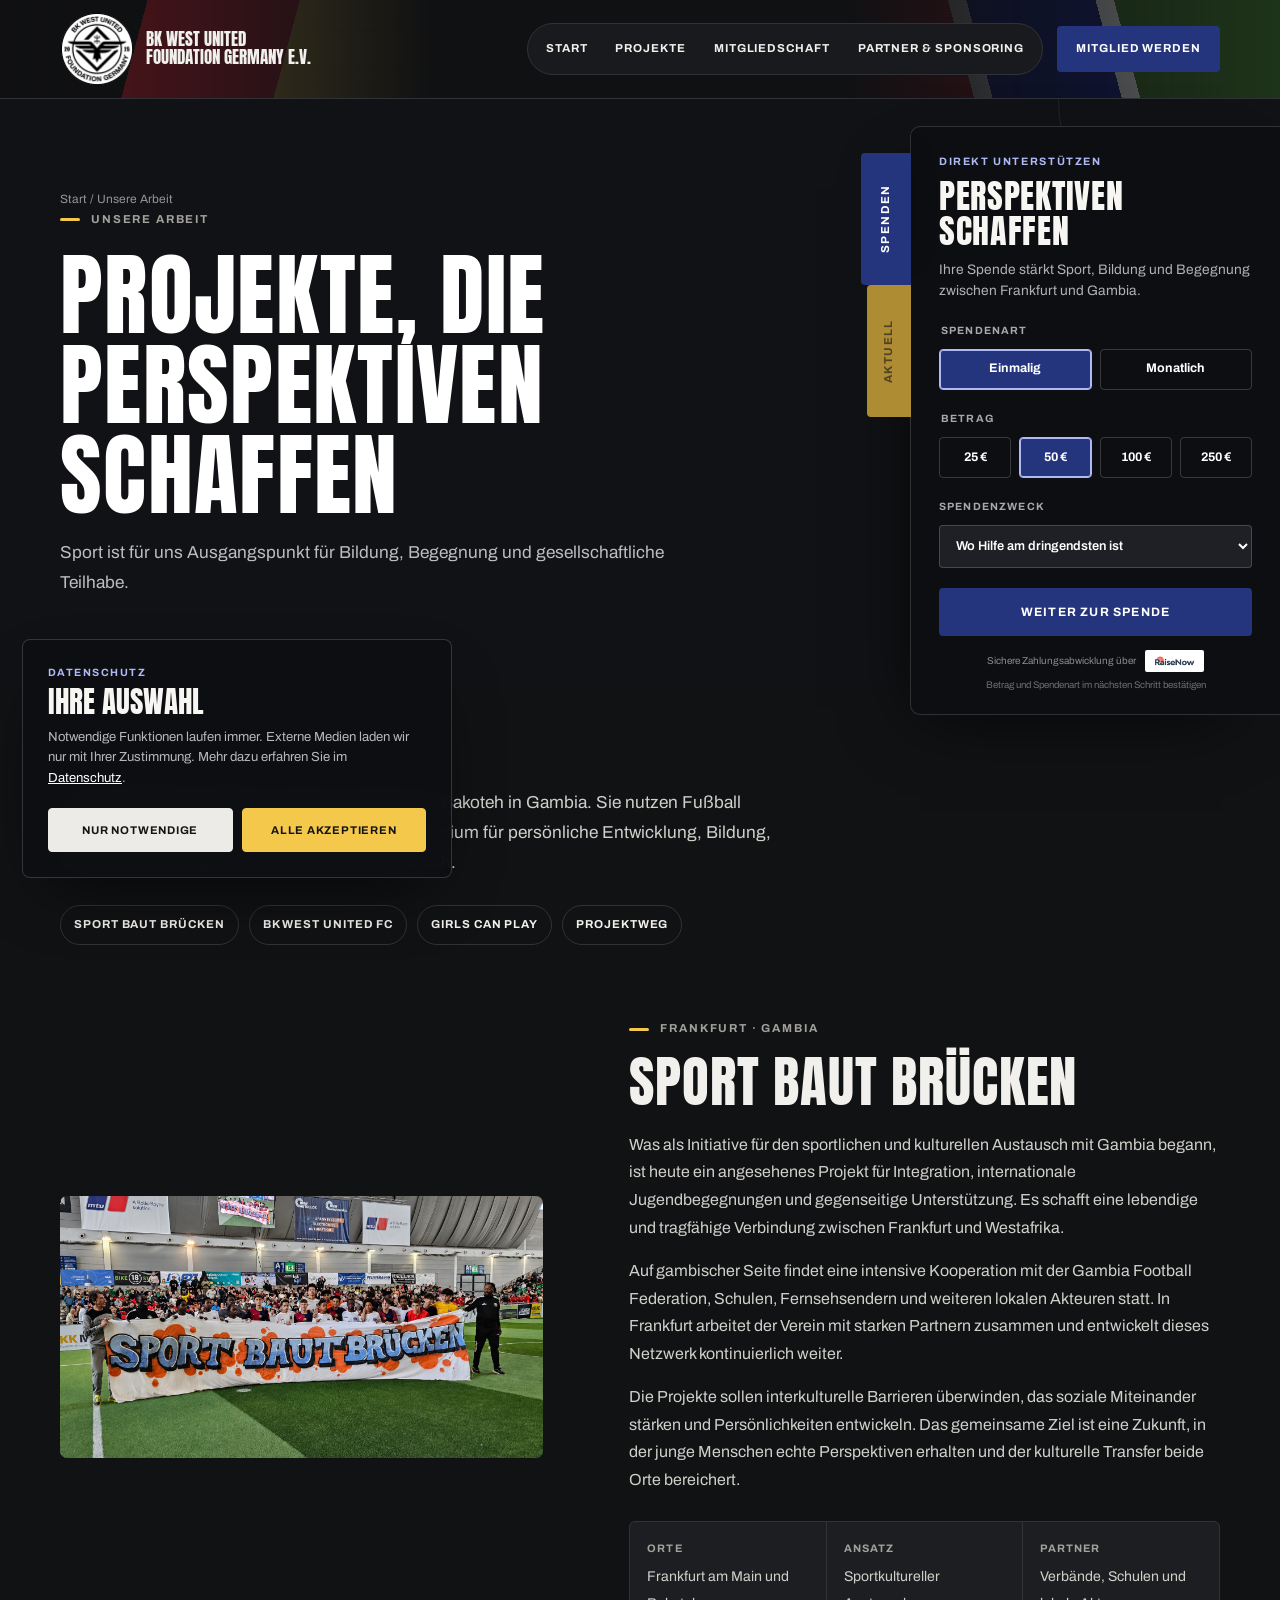
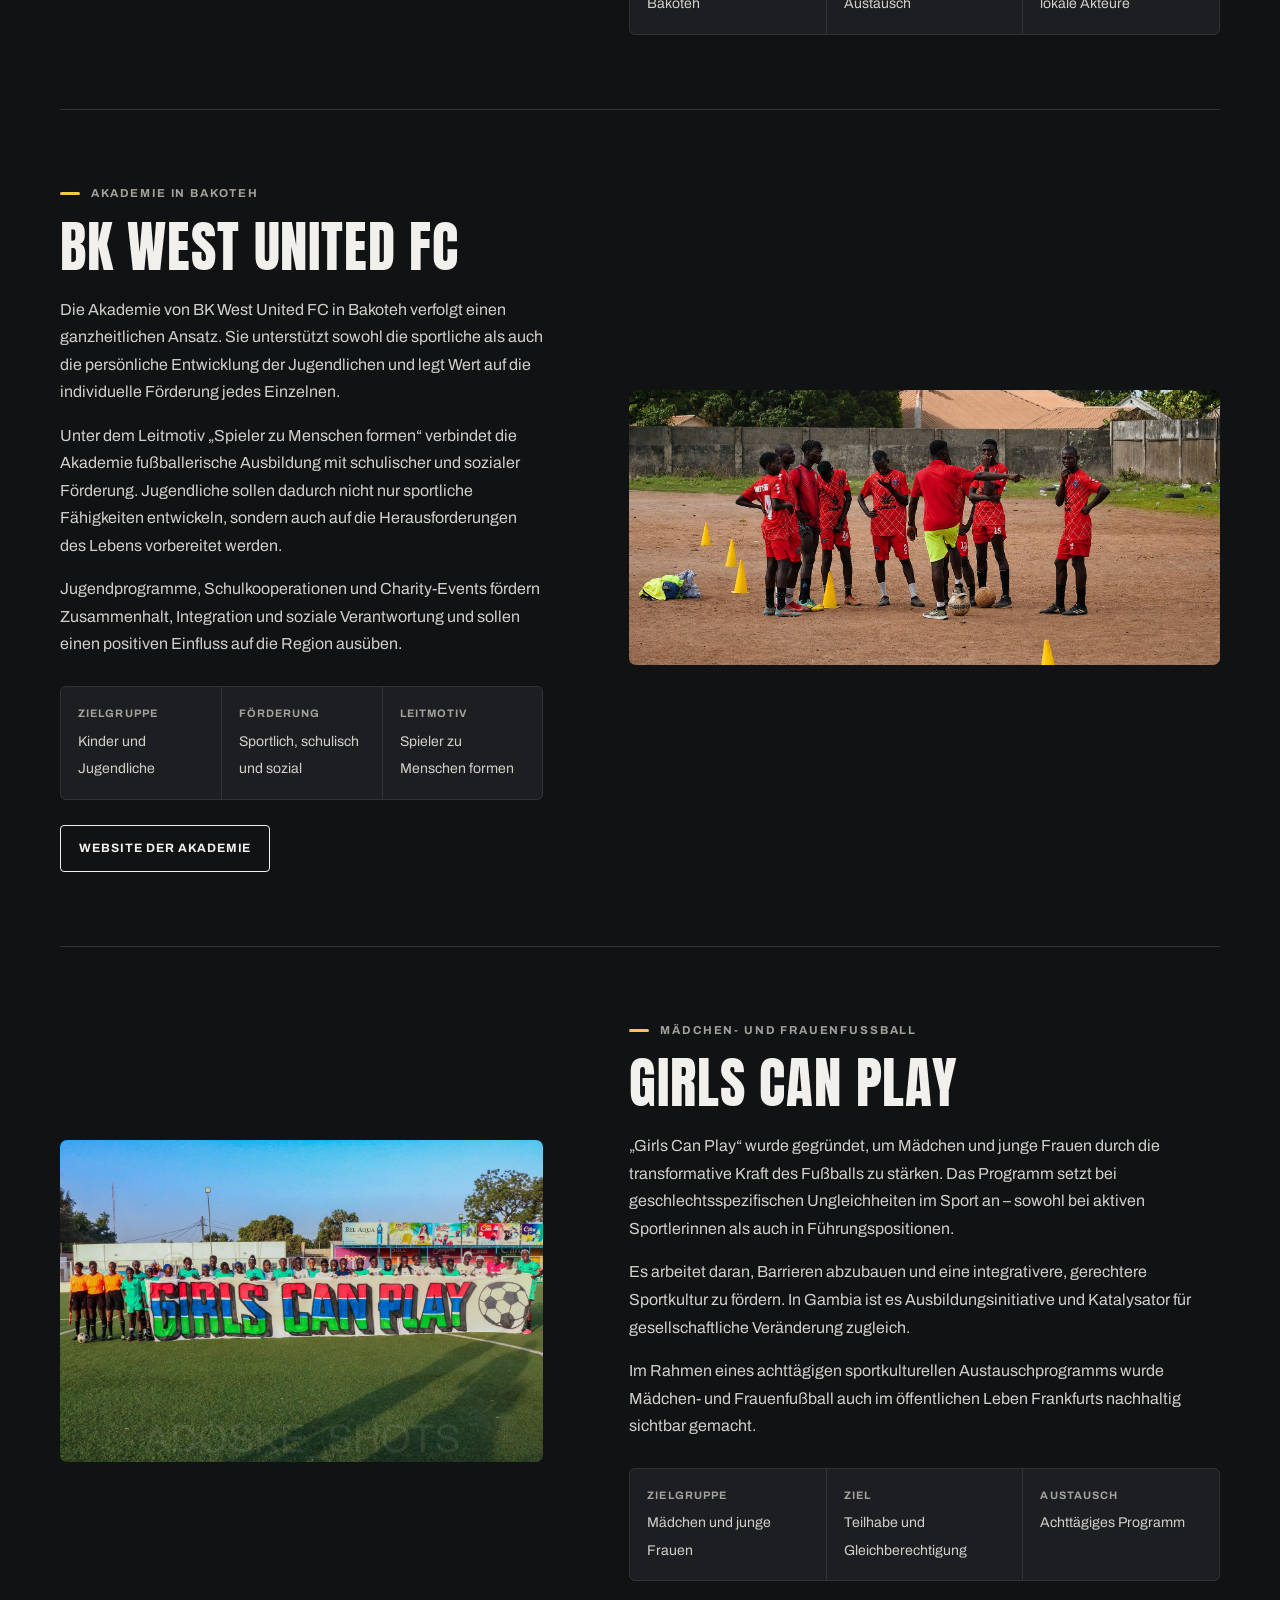
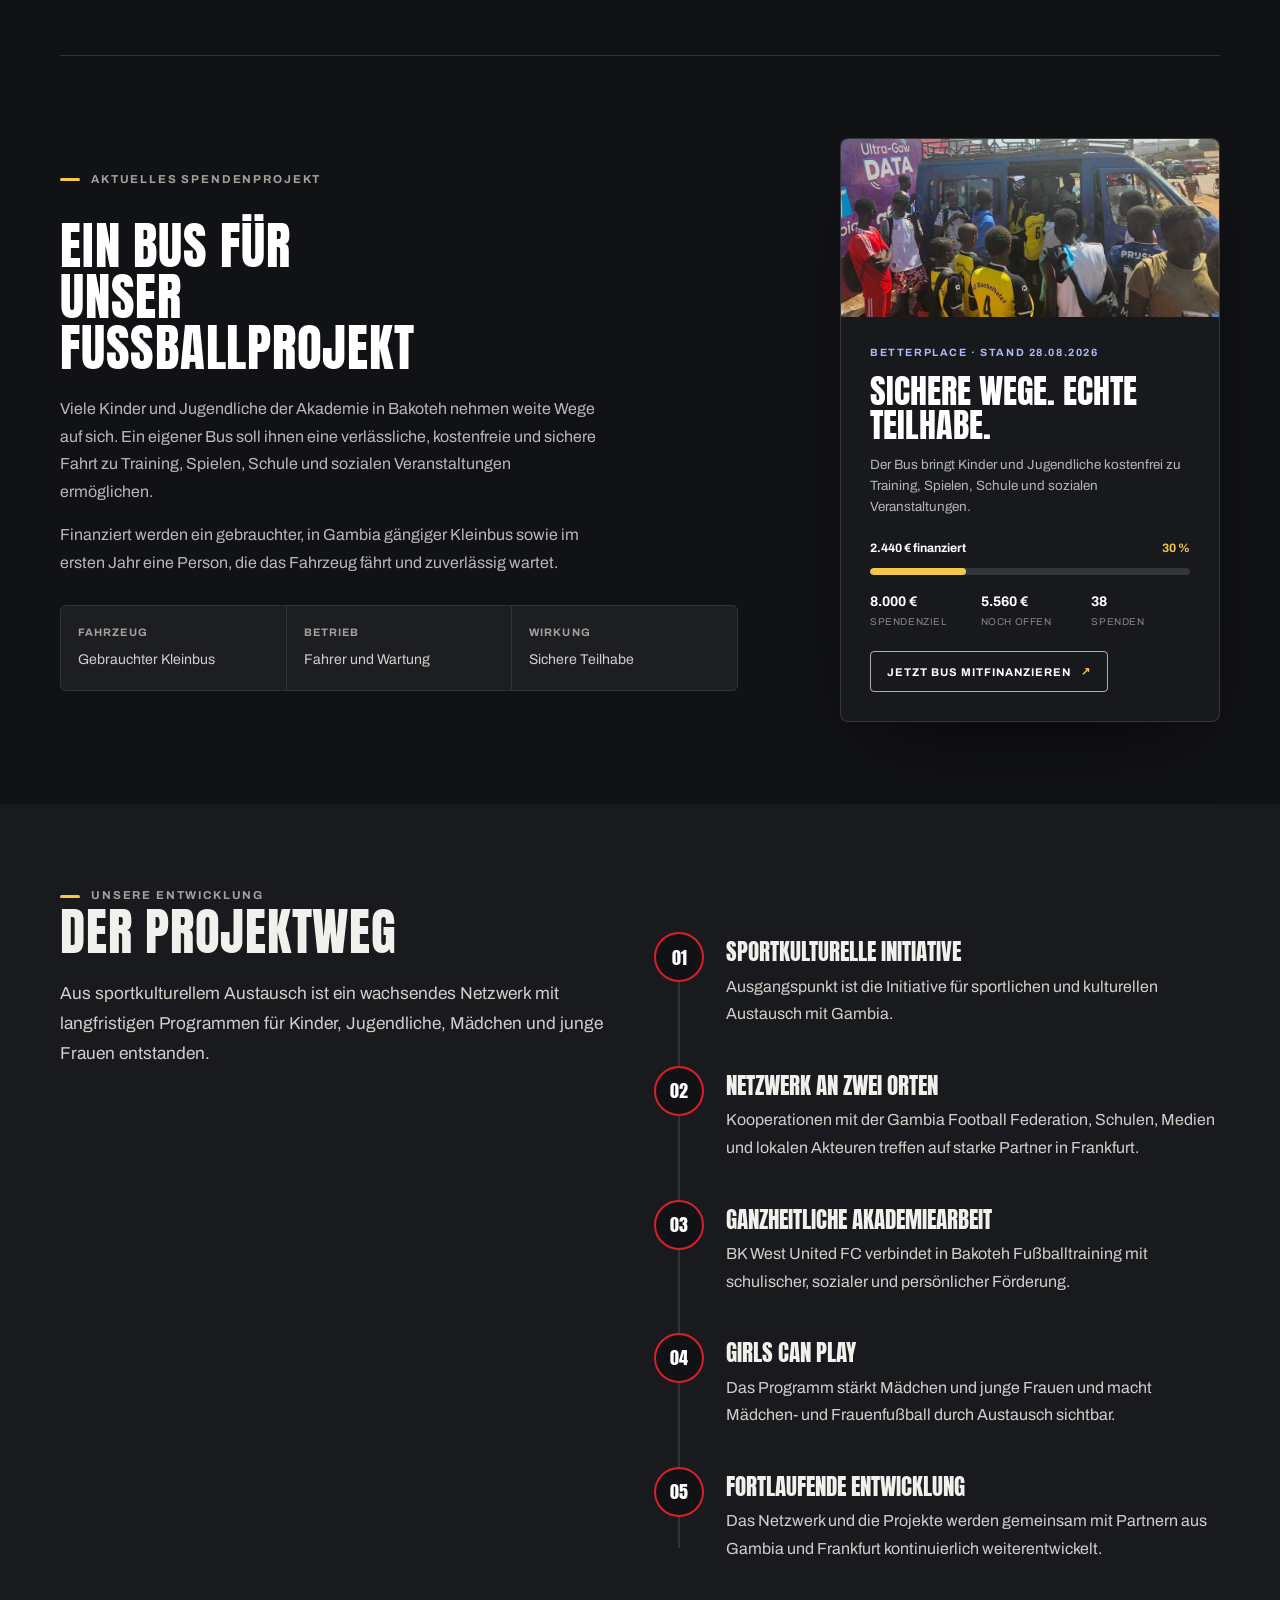
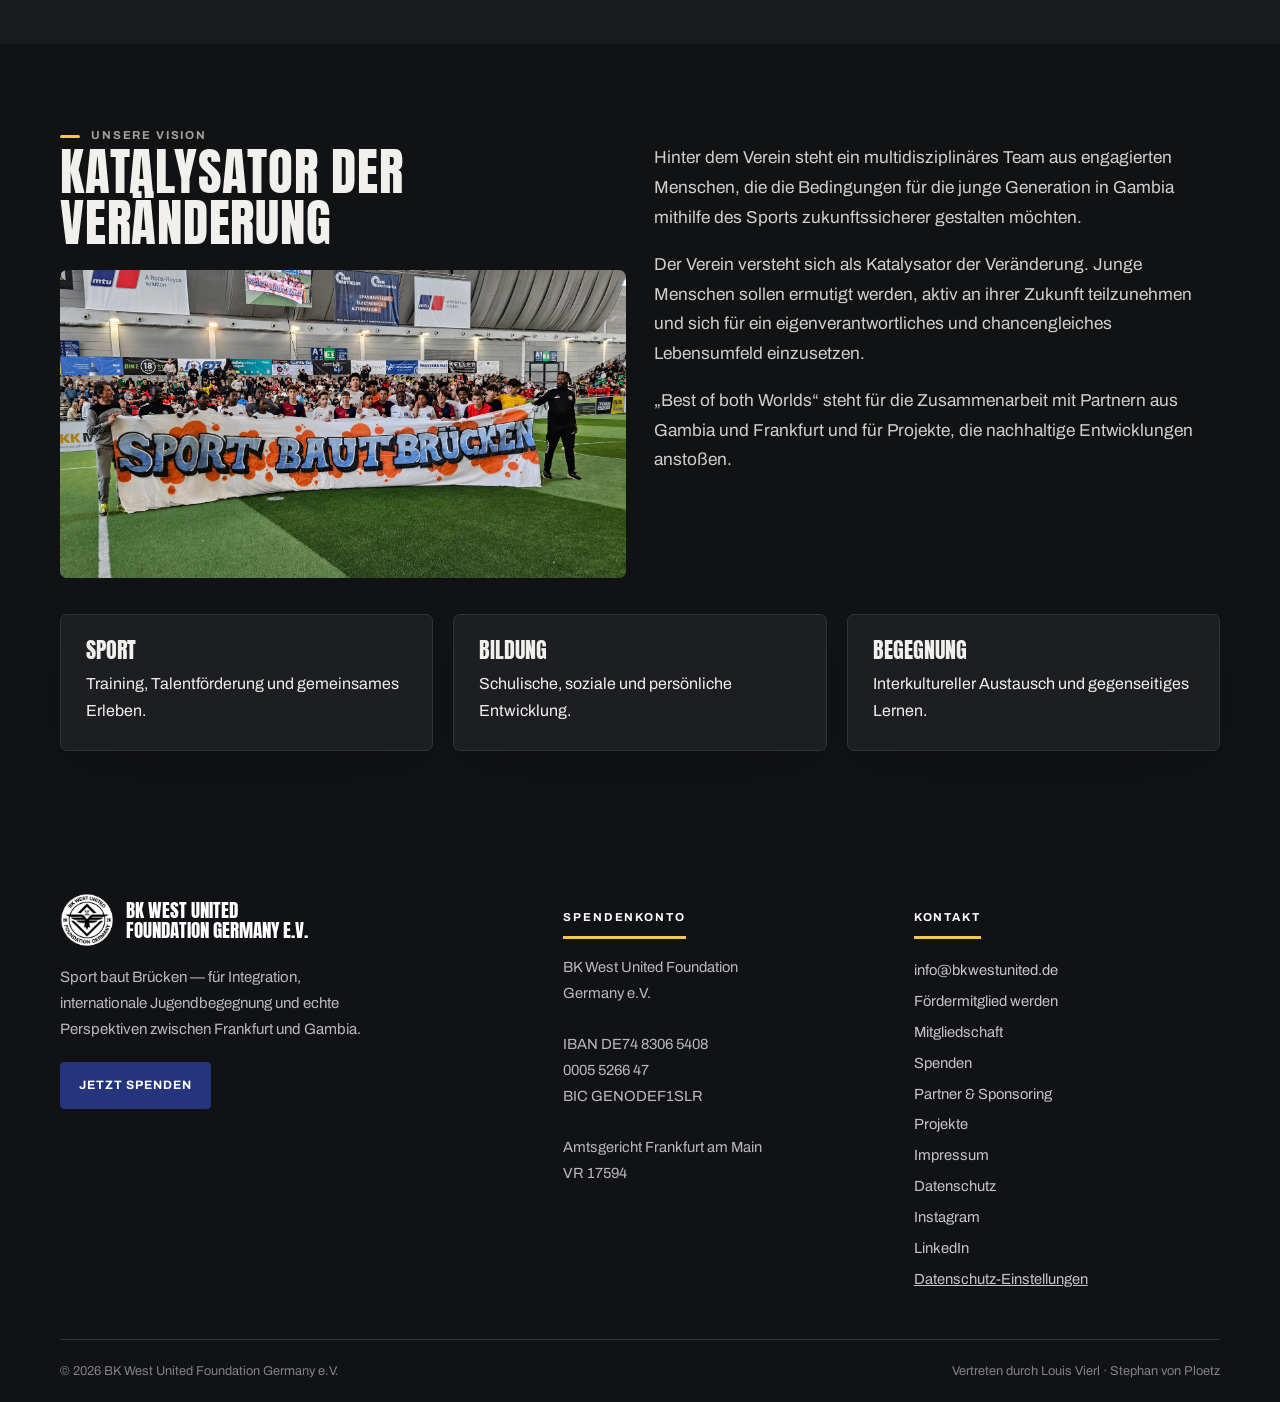
<file: projekte.html>
<!doctype html><html lang="de" data-theme="dark"><head><meta charset="utf-8">
<meta name="robots" content="noindex, nofollow"><meta name="viewport" content="width=device-width,initial-scale=1"><meta name="theme-color" content="#111214"><meta name="description" content="Sport ist für uns Ausgangspunkt für Bildung, Begegnung und gesellschaftliche Teilhabe."><title>Projekte – BK West United Foundation</title><link rel="icon" href="favicon.ico" sizes="any"><link rel="apple-touch-icon" href="apple-touch-icon.png"><meta property="og:type" content="website"><meta property="og:site_name" content="BK West United Foundation Germany e.V."><meta property="og:locale" content="de_DE"><meta property="og:title" content="Projekte – BK West United Foundation"><meta property="og:description" content="Sport ist für uns Ausgangspunkt für Bildung, Begegnung und gesellschaftliche Teilhabe."><meta property="og:image" content="https://bkwestunited.de/og-bild.jpg"><meta property="og:image:width" content="1200"><meta property="og:image:height" content="630"><meta property="og:image:alt" content="Zwei Jugendliche im Zweikampf auf dem Fußballplatz in Bakoteh, Gambia"><meta name="twitter:card" content="summary_large_image"><link rel="stylesheet" href="site-pages.css?v=20260911-sponsoring"><link rel="stylesheet" href="donation-drawer.css"></head><body>
<header class="site-head"><div class="wrap head"><a class="brand" href="./" aria-label="BK West United Foundation Germany e.V. – Startseite"><img src="wp-export/img/logo.png" alt="" width="74" height="74"><span class="brand-copy"><b>BK West United<br>Foundation Germany e.V.</b></span></a><nav class="nav" aria-label="Hauptnavigation"><button class="nav-toggle" type="button" aria-expanded="false" aria-controls="hauptmenue" aria-label="Menü öffnen"><span></span></button><div class="nav-links" id="hauptmenue">
<a href="./">Start</a><a href="projekte.html">Projekte</a><a href="mitgliedschaft.html">Mitgliedschaft</a><a href="sponsoren.html">Partner &amp; Sponsoring</a></div><a class="donate" href="./#mitglied">Mitglied werden</a></nav></div></header><aside class="donation-drawer is-open" id="donation-drawer" aria-label="Spenden"><button class="donation-tab" type="button" aria-expanded="true" aria-controls="donation-panel">Spenden</button><form class="donation-panel" id="donation-panel"><p class="mini">Direkt unterstützen</p><h2>Perspektiven schaffen</h2><p class="drawer-intro">Ihre Spende stärkt Sport, Bildung und Begegnung zwischen Frankfurt und Gambia.</p><fieldset><legend>Spendenart</legend><div class="donation-options"><input type="radio" name="rhythm" id="project-donation-once" value="once" checked><label for="project-donation-once">Einmalig</label><input type="radio" name="rhythm" id="project-donation-monthly" value="monthly"><label for="project-donation-monthly">Monatlich</label></div></fieldset><fieldset><legend>Betrag</legend><div class="donation-options donation-amounts"><input type="radio" name="amount" id="project-amount-25" value="25"><label for="project-amount-25">25 €</label><input type="radio" name="amount" id="project-amount-50" value="50" checked><label for="project-amount-50">50 €</label><input type="radio" name="amount" id="project-amount-100" value="100"><label for="project-amount-100">100 €</label><input type="radio" name="amount" id="project-amount-250" value="250"><label for="project-amount-250">250 €</label></div></fieldset><label class="field-label" for="project-donation-purpose">Spendenzweck</label><select id="project-donation-purpose" name="purpose"><option value="allgemein">Wo Hilfe am dringendsten ist</option><option value="trainingsmaterial">Trainingsmaterial</option><option value="sport-baut-bruecken">Sport baut Brücken</option><option value="girls-can-play">Girls Can Play</option></select><button class="donation-submit" type="submit">Weiter zur Spende</button><p class="donation-provider"><span>Sichere Zahlungsabwicklung über</span><img src="raisenow-logo.png" alt="RaiseNow"></p><p class="donation-security">Betrag und Spendenart im nächsten Schritt bestätigen</p></form><button class="current-tab" type="button" aria-expanded="false" aria-controls="current-panel">Aktuell</button><div class="current-panel" id="current-panel" hidden><img src="wp-export/img/betterplace-bus.jpeg" alt="Bus für das soziale Fußballprojekt in Gambia"><div class="current-panel-body"><p class="mini">Betterplace · Stand 28.08.2026</p><h2>Sichere Wege. Echte Teilhabe.</h2><p>Der Bus bringt Kinder und Jugendliche kostenfrei zu Training, Spielen, Schule und sozialen Veranstaltungen.</p><div class="current-progress-head"><span>2.440 € finanziert</span><strong>30 %</strong></div><div class="current-progress" role="progressbar" aria-label="Busprojekt zu 30 Prozent finanziert" aria-valuemin="0" aria-valuemax="100" aria-valuenow="30"><i></i></div><div class="current-stats"><span><b>8.000 €</b>Spendenziel</span><span><b>5.560 €</b>noch offen</span><span><b>38</b>Spenden</span></div><a class="current-link" href="https://www.betterplace.org/de/projects/184020-bus-fuer-ein-soziales-fussballprojekt-in-gambia" target="_blank" rel="noopener noreferrer">Jetzt Bus mitfinanzieren <span>↗</span></a><p class="donation-provider"><span>Sichere Zahlungsabwicklung über</span><img src="betterplace-logo.png" alt="betterplace.org"></p><p class="donation-security">Betrag und Spendenart im nächsten Schritt wählen</p></div></div></aside>
<main><section class="page-hero"><div class="wrap"><div class="crumbs"><a href="./">Start</a> / Unsere Arbeit</div><span class="kicker">Unsere Arbeit</span><h1 class="display">Projekte, die Perspektiven schaffen</h1><p>Sport ist für uns Ausgangspunkt für Bildung, Begegnung und gesellschaftliche Teilhabe.</p></div></section>
<section class="section"><div class="wrap"><p class="intro">Unsere Projekte verbinden Frankfurt am Main mit Bakoteh in Gambia. Sie nutzen Fußball nicht nur als sportliches Angebot, sondern als Medium für persönliche Entwicklung, Bildung, Gleichberechtigung und interkulturellen Austausch.</p><nav class="jumpnav" aria-label="Projekte"><a href="#sport-baut-bruecken">Sport baut Brücken</a><a href="#akademie">BK West United FC</a><a href="#girls-can-play">Girls Can Play</a><a href="#projektweg">Projektweg</a></nav>
<article class="project" id="sport-baut-bruecken"><div class="project-media"><img src="wp-export/img/g1.jpg" alt="Jugendliche mit dem Banner „Sport baut Brücken“ beim MTU Cup"></div><div class="project-copy"><span class="kicker">Frankfurt · Gambia</span><h2 class="display">Sport baut Brücken</h2><p>Was als Initiative für den sportlichen und kulturellen Austausch mit Gambia begann, ist heute ein angesehenes Projekt für Integration, internationale Jugendbegegnungen und gegenseitige Unterstützung. Es schafft eine lebendige und tragfähige Verbindung zwischen Frankfurt und Westafrika.</p><p>Auf gambischer Seite findet eine intensive Kooperation mit der Gambia Football Federation, Schulen, Fernsehsendern und weiteren lokalen Akteuren statt. In Frankfurt arbeitet der Verein mit starken Partnern zusammen und entwickelt dieses Netzwerk kontinuierlich weiter.</p><p>Die Projekte sollen interkulturelle Barrieren überwinden, das soziale Miteinander stärken und Persönlichkeiten entwickeln. Das gemeinsame Ziel ist eine Zukunft, in der junge Menschen echte Perspektiven erhalten und der kulturelle Transfer beide Orte bereichert.</p><div class="project-facts"><div><b>Orte</b><span>Frankfurt am Main und Bakoteh</span></div><div><b>Ansatz</b><span>Sportkultureller Austausch</span></div><div><b>Partner</b><span>Verbände, Schulen und lokale Akteure</span></div></div></div></article>
<article class="project" id="akademie"><div class="project-media"><img src="wp-export/img/g3.jpg" alt="Spieler von BK West United beim Training in Bakoteh"></div><div class="project-copy"><span class="kicker">Akademie in Bakoteh</span><h2 class="display">BK West United FC</h2><p>Die Akademie von BK West United FC in Bakoteh verfolgt einen ganzheitlichen Ansatz. Sie unterstützt sowohl die sportliche als auch die persönliche Entwicklung der Jugendlichen und legt Wert auf die individuelle Förderung jedes Einzelnen.</p><p>Unter dem Leitmotiv „Spieler zu Menschen formen“ verbindet die Akademie fußballerische Ausbildung mit schulischer und sozialer Förderung. Jugendliche sollen dadurch nicht nur sportliche Fähigkeiten entwickeln, sondern auch auf die Herausforderungen des Lebens vorbereitet werden.</p><p>Jugendprogramme, Schulkooperationen und Charity-Events fördern Zusammenhalt, Integration und soziale Verantwortung und sollen einen positiven Einfluss auf die Region ausüben.</p><div class="project-facts"><div><b>Zielgruppe</b><span>Kinder und Jugendliche</span></div><div><b>Förderung</b><span>Sportlich, schulisch und sozial</span></div><div><b>Leitmotiv</b><span>Spieler zu Menschen formen</span></div></div><div class="actions"><a class="btn" href="https://westunitedfc.com/" target="_blank" rel="noopener noreferrer">Website der Akademie</a></div></div></article>
<article class="project" id="girls-can-play"><div class="project-media"><img src="wp-export/img/girls-can-play.jpg" alt="Spielerinnen auf dem Fußballplatz hinter einem großen „Girls Can Play“-Banner"></div><div class="project-copy"><span class="kicker">Mädchen- und Frauenfußball</span><h2 class="display">Girls Can Play</h2><p>„Girls Can Play“ wurde gegründet, um Mädchen und junge Frauen durch die transformative Kraft des Fußballs zu stärken. Das Programm setzt bei geschlechtsspezifischen Ungleichheiten im Sport an – sowohl bei aktiven Sportlerinnen als auch in Führungspositionen.</p><p>Es arbeitet daran, Barrieren abzubauen und eine integrativere, gerechtere Sportkultur zu fördern. In Gambia ist es Ausbildungsinitiative und Katalysator für gesellschaftliche Veränderung zugleich.</p><p>Im Rahmen eines achttägigen sportkulturellen Austauschprogramms wurde Mädchen- und Frauenfußball auch im öffentlichen Leben Frankfurts nachhaltig sichtbar gemacht.</p><div class="project-facts"><div><b>Zielgruppe</b><span>Mädchen und junge Frauen</span></div><div><b>Ziel</b><span>Teilhabe und Gleichberechtigung</span></div><div><b>Austausch</b><span>Achttägiges Programm</span></div></div></div></article>
</div></section>
<section class="section betterplace-section" id="bus-spenden"><div class="wrap betterplace-grid"><div class="betterplace-copy"><span class="kicker">Aktuelles Spendenprojekt</span><h2 class="display">Ein Bus für unser Fußballprojekt</h2><p>Viele Kinder und Jugendliche der Akademie in Bakoteh nehmen weite Wege auf sich. Ein eigener Bus soll ihnen eine verlässliche, kostenfreie und sichere Fahrt zu Training, Spielen, Schule und sozialen Veranstaltungen ermöglichen.</p><p>Finanziert werden ein gebrauchter, in Gambia gängiger Kleinbus sowie im ersten Jahr eine Person, die das Fahrzeug fährt und zuverlässig wartet.</p><div class="project-facts"><div><b>Fahrzeug</b><span>Gebrauchter Kleinbus</span></div><div><b>Betrieb</b><span>Fahrer und Wartung</span></div><div><b>Wirkung</b><span>Sichere Teilhabe</span></div></div></div><div class="betterplace-launcher"><img class="bus-card-image" src="wp-export/img/betterplace-bus.jpeg" alt="Kleinbus des sozialen Fußballprojekts in Gambia" loading="lazy"><div class="bus-card-body"><span class="launcher-label">Betterplace · Stand 28.08.2026</span><strong>Sichere Wege. Echte Teilhabe.</strong><p>Der Bus bringt Kinder und Jugendliche kostenfrei zu Training, Spielen, Schule und sozialen Veranstaltungen.</p><div class="bus-progress-head"><b>2.440 € finanziert</b><span>30 %</span></div><div class="bus-progress" role="progressbar" aria-label="Busprojekt zu 30 Prozent finanziert" aria-valuemin="0" aria-valuemax="100" aria-valuenow="30"><i style="width:30%"></i></div><div class="bus-stats"><span><b>8.000 €</b>Spendenziel</span><span><b>5.560 €</b>noch offen</span><span><b>38</b>Spenden</span></div><a class="bus-cta" href="https://www.betterplace.org/de/projects/184020-bus-fuer-ein-soziales-fussballprojekt-in-gambia" target="_blank" rel="noopener noreferrer">Jetzt Bus mitfinanzieren <span aria-hidden="true">↗</span></a></div></div></div></section>
<section class="section sunk" id="projektweg"><div class="wrap grid2"><div><span class="kicker">Unsere Entwicklung</span><h2 class="display">Der Projektweg</h2><p class="intro">Aus sportkulturellem Austausch ist ein wachsendes Netzwerk mit langfristigen Programmen für Kinder, Jugendliche, Mädchen und junge Frauen entstanden.</p></div><div class="timeline"><div class="timeline-item"><span class="timeline-dot">01</span><div class="timeline-copy"><h3>Sportkulturelle Initiative</h3><p>Ausgangspunkt ist die Initiative für sportlichen und kulturellen Austausch mit Gambia.</p></div></div><div class="timeline-item"><span class="timeline-dot">02</span><div class="timeline-copy"><h3>Netzwerk an zwei Orten</h3><p>Kooperationen mit der Gambia Football Federation, Schulen, Medien und lokalen Akteuren treffen auf starke Partner in Frankfurt.</p></div></div><div class="timeline-item"><span class="timeline-dot">03</span><div class="timeline-copy"><h3>Ganzheitliche Akademiearbeit</h3><p>BK West United FC verbindet in Bakoteh Fußballtraining mit schulischer, sozialer und persönlicher Förderung.</p></div></div><div class="timeline-item"><span class="timeline-dot">04</span><div class="timeline-copy"><h3>Girls Can Play</h3><p>Das Programm stärkt Mädchen und junge Frauen und macht Mädchen- und Frauenfußball durch Austausch sichtbar.</p></div></div><div class="timeline-item"><span class="timeline-dot">05</span><div class="timeline-copy"><h3>Fortlaufende Entwicklung</h3><p>Das Netzwerk und die Projekte werden gemeinsam mit Partnern aus Gambia und Frankfurt kontinuierlich weiterentwickelt.</p></div></div></div></div></section>
<section class="section" id="vision"><div class="wrap grid2"><div><span class="kicker">Unsere Vision</span><h2 class="display">Katalysator der Veränderung</h2><div class="project-media"><img src="wp-export/img/g1.jpg" alt="Jugendliche mit dem Banner „Sport baut Brücken“ beim MTU Cup" loading="lazy"></div></div><div class="intro"><p>Hinter dem Verein steht ein multidisziplinäres Team aus engagierten Menschen, die die Bedingungen für die junge Generation in Gambia mithilfe des Sports zukunftssicherer gestalten möchten.</p><p>Der Verein versteht sich als Katalysator der Veränderung. Junge Menschen sollen ermutigt werden, aktiv an ihrer Zukunft teilzunehmen und sich für ein eigenverantwortliches und chancengleiches Lebensumfeld einzusetzen.</p><p>„Best of both Worlds“ steht für die Zusammenarbeit mit Partnern aus Gambia und Frankfurt und für Projekte, die nachhaltige Entwicklungen anstoßen.</p></div></div><div class="wrap scope"><div class="panel"><strong>Sport</strong><span>Training, Talentförderung und gemeinsames Erleben.</span></div><div class="panel"><strong>Bildung</strong><span>Schulische, soziale und persönliche Entwicklung.</span></div><div class="panel"><strong>Begegnung</strong><span>Interkultureller Austausch und gegenseitiges Lernen.</span></div></div></section></main><footer class="site-foot"><div class="wrap foot-grid"><div><div class="foot-mark"><img src="wp-export/img/logo.png" alt=""><b>BK West United<br>Foundation Germany e.V.</b></div><p class="foot-lead">Sport baut Brücken — für Integration, internationale Jugendbegegnung und echte Perspektiven zwischen Frankfurt und Gambia.</p><div class="foot-cta"><a class="btn primary" href="./#spenden">Jetzt spenden</a></div></div><div><h4>Spendenkonto</h4><address>BK West United Foundation<br>Germany e.V.<br><br>IBAN DE74 8306 5408<br>0005 5266 47<br>BIC GENODEF1SLR<br><br>Amtsgericht Frankfurt am Main<br>VR 17594</address></div><div><h4>Kontakt</h4><ul><li><a href="mailto:info@bkwestunited.de">info@bkwestunited.de</a></li><li><a href="./#mitglied">Fördermitglied werden</a></li><li><a href="mitgliedschaft.html">Mitgliedschaft</a></li><li><a href="./#spenden">Spenden</a></li><li><a href="sponsoren.html">Partner &amp; Sponsoring</a></li><li><a href="projekte.html">Projekte</a></li><li><a href="impressum.html">Impressum</a></li><li><a href="datenschutz.html">Datenschutz</a></li><li><a href="https://www.instagram.com/bk_westunited_fc/?hl=de" target="_blank" rel="noopener noreferrer">Instagram</a></li><li><a href="https://www.linkedin.com/company/bk-west-united-foundation/" target="_blank" rel="noopener noreferrer">LinkedIn</a></li><li><button class="consent-settings" type="button">Datenschutz-Einstellungen</button></li></ul></div></div><div class="wrap foot-end"><span>© 2026 BK West United Foundation Germany e.V.</span><span>Vertreten durch Louis Vierl · Stephan von Ploetz</span></div></footer><section class="consent-banner" id="consent-banner" role="dialog" aria-labelledby="consent-title" hidden><p class="mini">Datenschutz</p><h2 id="consent-title">Ihre Auswahl</h2><p>Notwendige Funktionen laufen immer. Externe Medien laden wir nur mit Ihrer Zustimmung. Mehr dazu erfahren Sie im <a href="datenschutz.html">Datenschutz</a>.</p><div class="consent-actions"><button class="necessary" type="button" data-consent="necessary">Nur notwendige</button><button class="accept" type="button" data-consent="all">Alle akzeptieren</button></div></section><script>(function(){var drawer=document.getElementById('donation-drawer');if(!drawer)return;var toggle=drawer.querySelector('.donation-tab'),form=drawer.querySelector('form'),wasTop=true,lastY=window.scrollY||document.documentElement.scrollTop;function setOpen(open){drawer.classList.toggle('is-open',open);toggle.setAttribute('aria-expanded',String(open))}toggle.addEventListener('click',function(){setOpen(!drawer.classList.contains('is-open'))});function selbstOeffnend(){return window.innerWidth>720}function followScroll(){var y=window.scrollY||document.documentElement.scrollTop;if(!selbstOeffnend()){lastY=y;return;}if(y!==lastY){var currentToggle=drawer.querySelector('.current-tab');if(y<=24){setOpen(true);if(drawer.classList.contains('is-current')){toggle.setAttribute('aria-expanded','false');if(currentToggle)currentToggle.setAttribute('aria-expanded','true')}}else if(drawer.classList.contains('is-open')){setOpen(false);if(currentToggle)currentToggle.setAttribute('aria-expanded','false')}wasTop=y<=24;lastY=y;return}if(y<=24){wasTop=true;setOpen(true)}}window.addEventListener('scroll',followScroll,{passive:true});if(selbstOeffnend())followScroll();else setOpen(false);form.addEventListener('submit',function(event){event.preventDefault();var data=new FormData(form),params=new URLSearchParams();params.set('amount.default',data.get('amount'));params.set('reference.campaign_id',data.get('purpose'));params.set('reference.campaign_subid',data.get('rhythm'));params.set('lng','de');window.open('https://donate.raisenow.io/pyywg?'+params.toString(),'_blank','noopener,noreferrer')})})();</script><script>(function(){var drawer=document.getElementById("donation-drawer"),panel=document.getElementById("current-panel");if(!drawer||!panel)return;var currentToggle=drawer.querySelector(".current-tab"),donationToggle=drawer.querySelector(".donation-tab"),form=drawer.querySelector("form");function syncHeight(){if(!form.hidden)panel.style.minHeight=form.offsetHeight+"px"}syncHeight();window.addEventListener("resize",syncHeight);currentToggle.addEventListener("click",function(){currentToggle.classList.add("is-seen");var close=drawer.classList.contains("is-open")&&drawer.classList.contains("is-current");syncHeight();drawer.classList.toggle("is-open",!close);drawer.classList.toggle("is-current",!close);panel.hidden=close;form.hidden=!close;currentToggle.setAttribute("aria-expanded",String(!close));donationToggle.setAttribute("aria-expanded","false")});donationToggle.addEventListener("click",function(){var wasCurrent=drawer.classList.contains("is-current");drawer.classList.remove("is-current");panel.hidden=true;form.hidden=false;currentToggle.setAttribute("aria-expanded","false");if(wasCurrent){drawer.classList.add("is-open");donationToggle.setAttribute("aria-expanded","true")}})})();</script><script>(function(){var key='bk-consent-v1';var banner=document.getElementById('consent-banner');var settings=document.querySelector('.consent-settings');if(!banner)return;function read(){try{return JSON.parse(localStorage.getItem(key))}catch(e){return null}}function write(externalMedia){try{localStorage.setItem(key,JSON.stringify({necessary:true,externalMedia:externalMedia,updated:new Date().toISOString()}))}catch(e){}banner.hidden=true;if(externalMedia)location.reload()}var consent=read();if(!consent)banner.hidden=false;banner.querySelector('[data-consent="necessary"]').addEventListener('click',function(){write(false)});banner.querySelector('[data-consent="all"]').addEventListener('click',function(){write(true)});if(settings)settings.addEventListener('click',function(){banner.hidden=false;banner.querySelector('[data-consent="necessary"]').focus()})})();</script><script>(function(){var knopf=document.querySelector('.nav-toggle');if(!knopf)return;var kopf=knopf.closest('.head'),menue=document.getElementById('hauptmenue');function setze(offen){kopf.dataset.menu=offen?'offen':'zu';knopf.setAttribute('aria-expanded',String(offen));knopf.setAttribute('aria-label',offen?'Menü schließen':'Menü öffnen')}setze(false);knopf.addEventListener('click',function(){setze(kopf.dataset.menu!=='offen')});menue.addEventListener('click',function(e){if(e.target.closest('a'))setze(false)});document.addEventListener('keydown',function(e){if(e.key==='Escape'&&kopf.dataset.menu==='offen'){setze(false);knopf.focus()}});document.addEventListener('click',function(e){if(kopf.dataset.menu==='offen'&&!e.target.closest('.nav'))setze(false)});addEventListener('resize',function(){if(window.innerWidth>900)setze(false)})})();</script></body></html>
</file>
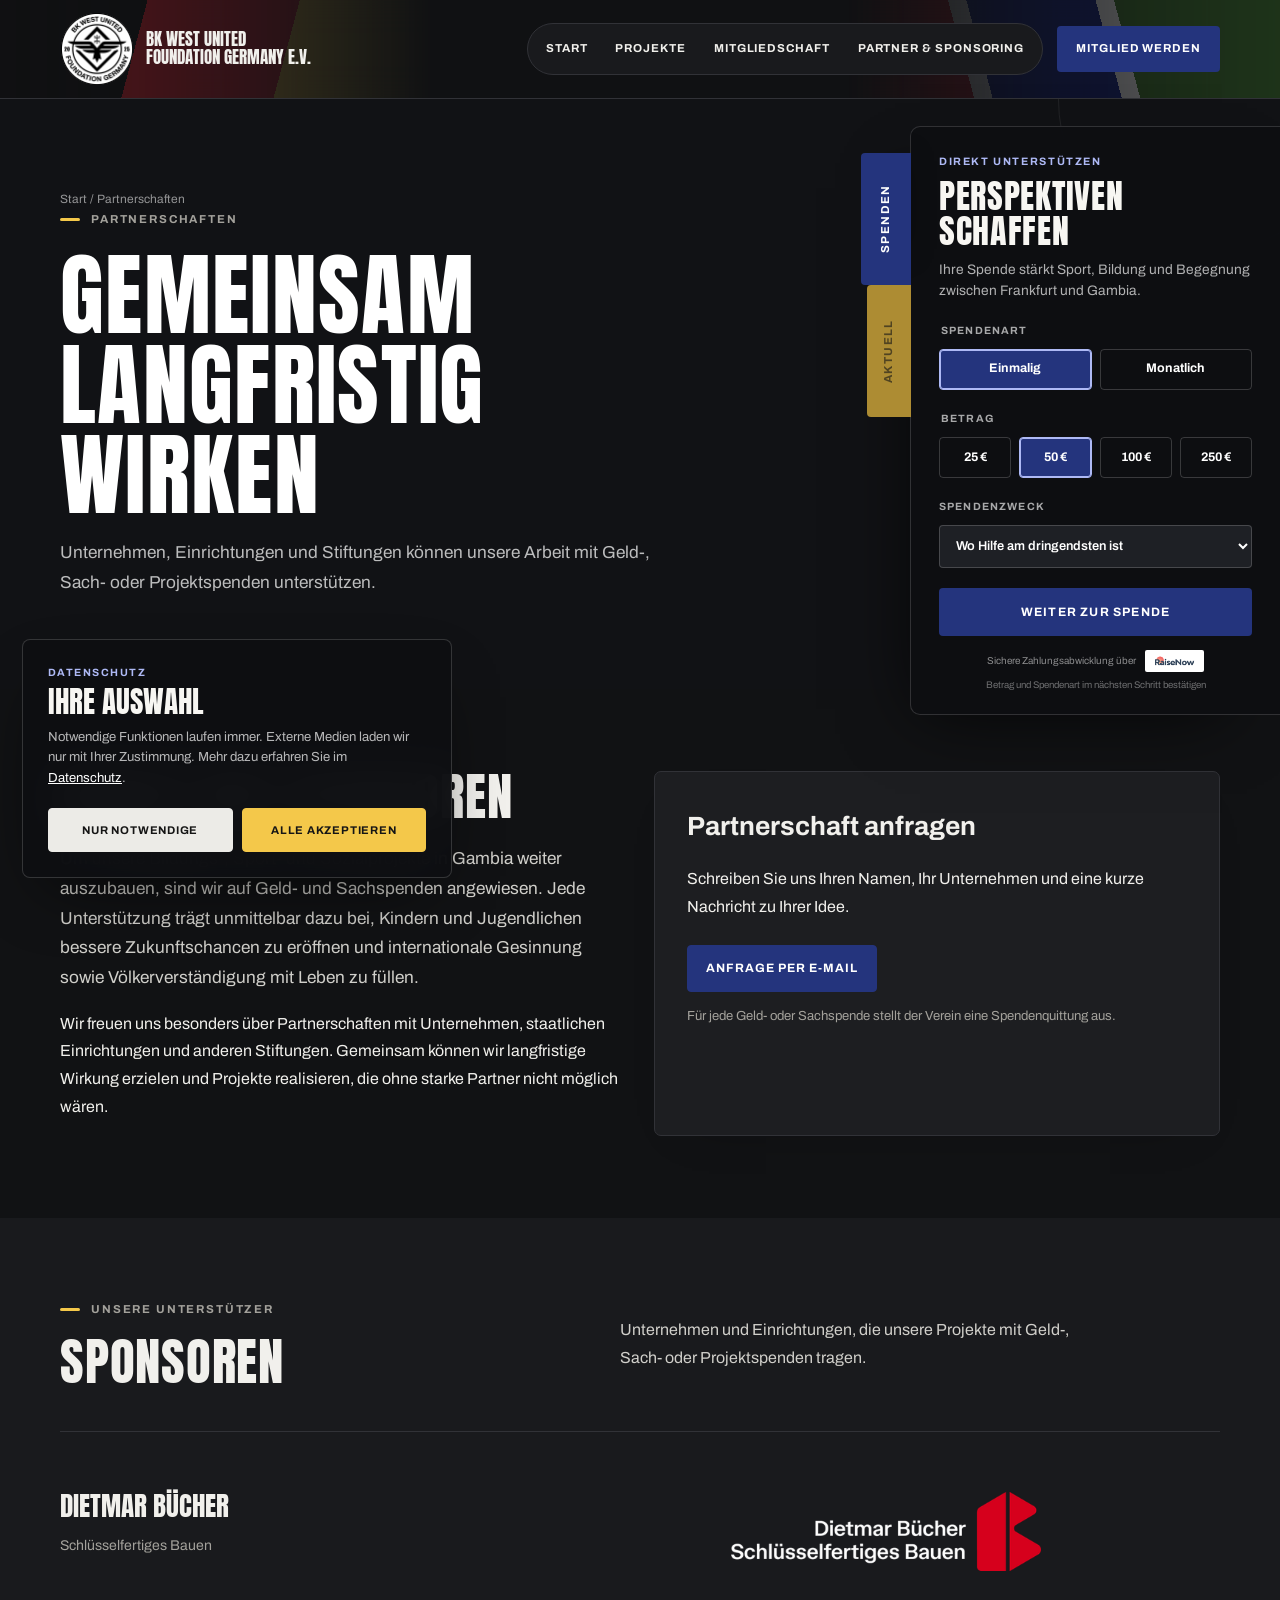
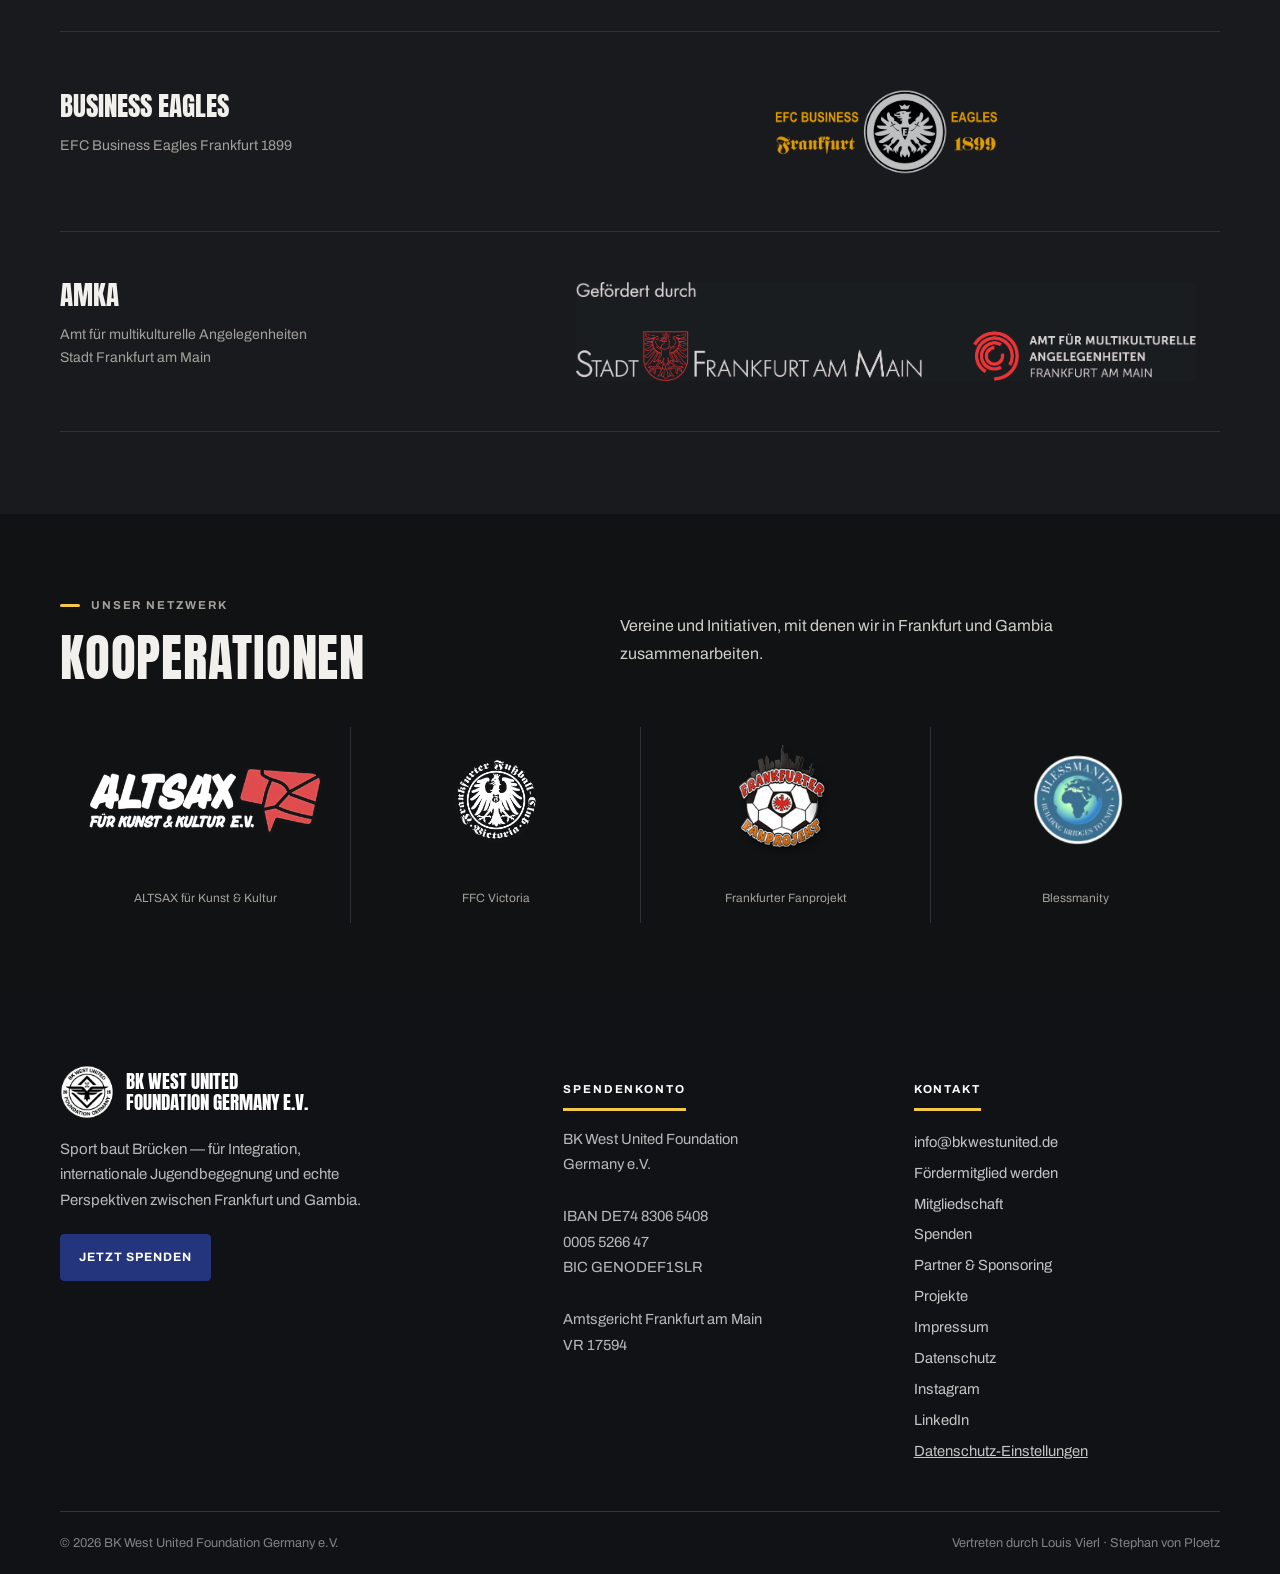
<file: sponsoren.html>
<!doctype html><html lang="de" data-theme="dark"><head><meta charset="utf-8">
<meta name="robots" content="noindex, nofollow"><meta name="viewport" content="width=device-width,initial-scale=1"><meta name="theme-color" content="#111214"><meta name="description" content="Unternehmen, Einrichtungen und Stiftungen können unsere Arbeit mit Geld-, Sach- oder Projektspenden unterstützen."><title>Sponsoring – BK West United Foundation</title><link rel="icon" href="favicon.ico" sizes="any"><link rel="apple-touch-icon" href="apple-touch-icon.png"><meta property="og:type" content="website"><meta property="og:site_name" content="BK West United Foundation Germany e.V."><meta property="og:locale" content="de_DE"><meta property="og:title" content="Sponsoring – BK West United Foundation"><meta property="og:description" content="Unternehmen, Einrichtungen und Stiftungen können unsere Arbeit mit Geld-, Sach- oder Projektspenden unterstützen."><meta property="og:image" content="https://bkwestunited.de/og-bild.jpg"><meta property="og:image:width" content="1200"><meta property="og:image:height" content="630"><meta property="og:image:alt" content="Zwei Jugendliche im Zweikampf auf dem Fußballplatz in Bakoteh, Gambia"><meta name="twitter:card" content="summary_large_image"><link rel="stylesheet" href="site-pages.css?v=20260911-sponsoring"><link rel="stylesheet" href="donation-drawer.css"></head><body>
<header class="site-head"><div class="wrap head"><a class="brand" href="./" aria-label="BK West United Foundation Germany e.V. – Startseite"><img src="wp-export/img/logo.png" alt="" width="74" height="74"><span class="brand-copy"><b>BK West United<br>Foundation Germany e.V.</b></span></a><nav class="nav" aria-label="Hauptnavigation"><button class="nav-toggle" type="button" aria-expanded="false" aria-controls="hauptmenue" aria-label="Menü öffnen"><span></span></button><div class="nav-links" id="hauptmenue">
<a href="./">Start</a><a href="projekte.html">Projekte</a><a href="mitgliedschaft.html">Mitgliedschaft</a><a href="sponsoren.html">Partner &amp; Sponsoring</a></div><a class="donate" href="./#mitglied">Mitglied werden</a></nav></div></header><aside class="donation-drawer is-open" id="donation-drawer" aria-label="Spenden"><button class="donation-tab" type="button" aria-expanded="true" aria-controls="donation-panel">Spenden</button><form class="donation-panel" id="donation-panel"><p class="mini">Direkt unterstützen</p><h2>Perspektiven schaffen</h2><p class="drawer-intro">Ihre Spende stärkt Sport, Bildung und Begegnung zwischen Frankfurt und Gambia.</p><fieldset><legend>Spendenart</legend><div class="donation-options"><input type="radio" name="rhythm" id="project-donation-once" value="once" checked><label for="project-donation-once">Einmalig</label><input type="radio" name="rhythm" id="project-donation-monthly" value="monthly"><label for="project-donation-monthly">Monatlich</label></div></fieldset><fieldset><legend>Betrag</legend><div class="donation-options donation-amounts"><input type="radio" name="amount" id="project-amount-25" value="25"><label for="project-amount-25">25 €</label><input type="radio" name="amount" id="project-amount-50" value="50" checked><label for="project-amount-50">50 €</label><input type="radio" name="amount" id="project-amount-100" value="100"><label for="project-amount-100">100 €</label><input type="radio" name="amount" id="project-amount-250" value="250"><label for="project-amount-250">250 €</label></div></fieldset><label class="field-label" for="project-donation-purpose">Spendenzweck</label><select id="project-donation-purpose" name="purpose"><option value="allgemein">Wo Hilfe am dringendsten ist</option><option value="trainingsmaterial">Trainingsmaterial</option><option value="sport-baut-bruecken">Sport baut Brücken</option><option value="girls-can-play">Girls Can Play</option></select><button class="donation-submit" type="submit">Weiter zur Spende</button><p class="donation-provider"><span>Sichere Zahlungsabwicklung über</span><img src="raisenow-logo.png" alt="RaiseNow"></p><p class="donation-security">Betrag und Spendenart im nächsten Schritt bestätigen</p></form><button class="current-tab" type="button" aria-expanded="false" aria-controls="current-panel">Aktuell</button><div class="current-panel" id="current-panel" hidden><img src="wp-export/img/betterplace-bus.jpeg" alt="Bus für das soziale Fußballprojekt in Gambia"><div class="current-panel-body"><p class="mini">Betterplace · Stand 28.08.2026</p><h2>Sichere Wege. Echte Teilhabe.</h2><p>Der Bus bringt Kinder und Jugendliche kostenfrei zu Training, Spielen, Schule und sozialen Veranstaltungen.</p><div class="current-progress-head"><span>2.440 € finanziert</span><strong>30 %</strong></div><div class="current-progress" role="progressbar" aria-label="Busprojekt zu 30 Prozent finanziert" aria-valuemin="0" aria-valuemax="100" aria-valuenow="30"><i></i></div><div class="current-stats"><span><b>8.000 €</b>Spendenziel</span><span><b>5.560 €</b>noch offen</span><span><b>38</b>Spenden</span></div><a class="current-link" href="https://www.betterplace.org/de/projects/184020-bus-fuer-ein-soziales-fussballprojekt-in-gambia" target="_blank" rel="noopener noreferrer">Jetzt Bus mitfinanzieren <span>↗</span></a><p class="donation-provider"><span>Sichere Zahlungsabwicklung über</span><img src="betterplace-logo.png" alt="betterplace.org"></p><p class="donation-security">Betrag und Spendenart im nächsten Schritt wählen</p></div></div></aside>
<main>
<section class="page-hero"><div class="wrap"><div class="crumbs"><a href="./">Start</a> / Partnerschaften</div><span class="kicker">Partnerschaften</span><h1 class="display">Gemeinsam langfristig wirken</h1><p>Unternehmen, Einrichtungen und Stiftungen können unsere Arbeit mit Geld-, Sach- oder Projektspenden unterstützen.</p></div></section>
<section class="section"><div class="wrap grid2"><div><h2 class="display">Arbeit mit Sponsoren</h2><p class="intro">Um unsere Bildungs-, Sport- und Sozialprojekte in Gambia weiter auszubauen, sind wir auf Geld- und Sachspenden angewiesen. Jede Unterstützung trägt unmittelbar dazu bei, Kindern und Jugendlichen bessere Zukunftschancen zu eröffnen und internationale Gesinnung sowie Völkerverständigung mit Leben zu füllen.</p><p>Wir freuen uns besonders über Partnerschaften mit Unternehmen, staatlichen Einrichtungen und anderen Stiftungen. Gemeinsam können wir langfristige Wirkung erzielen und Projekte realisieren, die ohne starke Partner nicht möglich wären.</p></div><aside class="panel"><h3>Partnerschaft anfragen</h3><p>Schreiben Sie uns Ihren Namen, Ihr Unternehmen und eine kurze Nachricht zu Ihrer Idee.</p><div class="actions"><a class="btn primary" href="mailto:info@bkwestunited.de?subject=Sponsoring-Partnerschaft">Anfrage per E-Mail</a></div><p class="external-note">Für jede Geld- oder Sachspende stellt der Verein eine Spendenquittung aus.</p></aside></div></section>
<section class="section supporter-section" id="sponsoren" aria-labelledby="sponsoren-title">
  <div class="wrap">
    <div class="partner-section-heading">
      <div><span class="kicker">Unsere Unterstützer</span><h2 class="display" id="sponsoren-title">Sponsoren</h2></div>
      <p class="intro">Unternehmen und Einrichtungen, die unsere Projekte mit Geld-, Sach- oder Projektspenden tragen.</p>
    </div>
    <svg class="sponsor-filters" aria-hidden="true" focusable="false" xmlns="http://www.w3.org/2000/svg">
      <defs>
        <!-- Die JPG-Vorlage hat einen weissen Hintergrund. Diese Abbildung
             setzt Weiss auf Schwarz und Schwarz auf Weiss, waehrend Rot
             rot bleibt. Screen blendet anschliessend den Hintergrund aus. -->
        <filter id="sponsor-red-on-dark" color-interpolation-filters="sRGB">
          <feColorMatrix type="matrix" values="0 0 -1 0 1  -1 0 0 0 1  -1 0 0 0 1  0 0 0 1 0"/>
        </filter>
        <filter id="sponsor-dark-background" color-interpolation-filters="sRGB">
          <feColorMatrix in="SourceGraphic" type="matrix" values="0 0 0 0 0  0 0 0 0 0  0 0 0 0 0  8 0 -8 0 0" result="brand-colors"/>
          <feComposite in="SourceGraphic" in2="brand-colors" operator="in" result="color-original"/>
          <feComponentTransfer in="SourceGraphic" result="light-neutral">
            <feFuncR type="table" tableValues="1 0"/>
            <feFuncG type="table" tableValues="1 0"/>
            <feFuncB type="table" tableValues="1 0"/>
          </feComponentTransfer>
          <feComposite in="light-neutral" in2="brand-colors" operator="out" result="neutral-only"/>
          <feComposite in="color-original" in2="neutral-only" operator="arithmetic" k1="0" k2="1" k3="1" k4="0"/>
        </filter>
      </defs>
    </svg>
    <div class="supporter-list">
      <article class="supporter-row">
        <div class="supporter-copy"><h3>Dietmar Bücher</h3><p>Schlüsselfertiges Bauen</p></div>
        <div class="supporter-mark"><img src="wp-export/img/partner/dietmar-buecher.png" alt="Dietmar Bücher – Schlüsselfertiges Bauen" loading="lazy"></div>
      </article>
      <article class="supporter-row">
        <div class="supporter-copy"><h3>Business Eagles</h3><p>EFC Business Eagles Frankfurt 1899</p></div>
        <div class="supporter-mark supporter-eagles"><img src="wp-export/img/partner/efc-business-eagles.png" alt="EFC Business Eagles Frankfurt 1899" loading="lazy"></div>
      </article>
      <article class="supporter-row">
        <div class="supporter-copy"><h3>AmkA</h3><p>Amt für multikulturelle Angelegenheiten<br>Stadt Frankfurt am Main</p></div>
        <div class="supporter-mark supporter-amka"><img src="wp-export/img/partner/amka-stadt-frankfurt.jpg" alt="Gefördert durch die Stadt Frankfurt am Main – Amt für multikulturelle Angelegenheiten" loading="lazy"></div>
      </article>
    </div>
  </div>
</section>
<section class="section cooperation-section" id="kooperationen" aria-labelledby="kooperationen-title">
  <div class="wrap">
    <div class="partner-section-heading">
      <div><span class="kicker">Unser Netzwerk</span><h2 class="display" id="kooperationen-title">Kooperationen</h2></div>
      <p class="intro">Vereine und Initiativen, mit denen wir in Frankfurt und Gambia zusammenarbeiten.</p>
    </div>
    <ul class="cooperation-list">
      <li class="cooperation-altsax"><div class="cooperation-mark"><img src="wp-export/img/partner/altsax.png" alt="ALTSAX für Kunst &amp; Kultur e.V." loading="lazy"></div><span aria-hidden="true">ALTSAX für Kunst &amp; Kultur</span></li>
      <li class="cooperation-victoria"><div class="cooperation-mark"><img src="wp-export/img/partner/fc-victoria.png" alt="Frankfurter Fußball-Club Victoria" loading="lazy"></div><span aria-hidden="true">FFC Victoria</span></li>
      <li><div class="cooperation-mark"><img src="wp-export/img/partner/fanprojekt.png" alt="Frankfurter Fanprojekt" loading="lazy"></div><span aria-hidden="true">Frankfurter Fanprojekt</span></li>
      <li><div class="cooperation-mark"><img src="wp-export/img/partner/blessmanity.png" alt="Blessmanity – Building Bridges to Unity" loading="lazy"></div><span aria-hidden="true">Blessmanity</span></li>
    </ul>
  </div>
</section>
</main><footer class="site-foot"><div class="wrap foot-grid"><div><div class="foot-mark"><img src="wp-export/img/logo.png" alt=""><b>BK West United<br>Foundation Germany e.V.</b></div><p class="foot-lead">Sport baut Brücken — für Integration, internationale Jugendbegegnung und echte Perspektiven zwischen Frankfurt und Gambia.</p><div class="foot-cta"><a class="btn primary" href="./#spenden">Jetzt spenden</a></div></div><div><h4>Spendenkonto</h4><address>BK West United Foundation<br>Germany e.V.<br><br>IBAN DE74 8306 5408<br>0005 5266 47<br>BIC GENODEF1SLR<br><br>Amtsgericht Frankfurt am Main<br>VR 17594</address></div><div><h4>Kontakt</h4><ul><li><a href="mailto:info@bkwestunited.de">info@bkwestunited.de</a></li><li><a href="./#mitglied">Fördermitglied werden</a></li><li><a href="mitgliedschaft.html">Mitgliedschaft</a></li><li><a href="./#spenden">Spenden</a></li><li><a href="sponsoren.html">Partner &amp; Sponsoring</a></li><li><a href="projekte.html">Projekte</a></li><li><a href="impressum.html">Impressum</a></li><li><a href="datenschutz.html">Datenschutz</a></li><li><a href="https://www.instagram.com/bk_westunited_fc/?hl=de" target="_blank" rel="noopener noreferrer">Instagram</a></li><li><a href="https://www.linkedin.com/company/bk-west-united-foundation/" target="_blank" rel="noopener noreferrer">LinkedIn</a></li><li><button class="consent-settings" type="button">Datenschutz-Einstellungen</button></li></ul></div></div><div class="wrap foot-end"><span>© 2026 BK West United Foundation Germany e.V.</span><span>Vertreten durch Louis Vierl · Stephan von Ploetz</span></div></footer><section class="consent-banner" id="consent-banner" role="dialog" aria-labelledby="consent-title" hidden><p class="mini">Datenschutz</p><h2 id="consent-title">Ihre Auswahl</h2><p>Notwendige Funktionen laufen immer. Externe Medien laden wir nur mit Ihrer Zustimmung. Mehr dazu erfahren Sie im <a href="datenschutz.html">Datenschutz</a>.</p><div class="consent-actions"><button class="necessary" type="button" data-consent="necessary">Nur notwendige</button><button class="accept" type="button" data-consent="all">Alle akzeptieren</button></div></section><script>(function(){var drawer=document.getElementById('donation-drawer');if(!drawer)return;var toggle=drawer.querySelector('.donation-tab'),form=drawer.querySelector('form'),wasTop=true,lastY=window.scrollY||document.documentElement.scrollTop;function setOpen(open){drawer.classList.toggle('is-open',open);toggle.setAttribute('aria-expanded',String(open))}toggle.addEventListener('click',function(){setOpen(!drawer.classList.contains('is-open'))});function selbstOeffnend(){return window.innerWidth>720}function followScroll(){var y=window.scrollY||document.documentElement.scrollTop;if(!selbstOeffnend()){lastY=y;return;}if(y!==lastY){var currentToggle=drawer.querySelector('.current-tab');if(y<=24){setOpen(true);if(drawer.classList.contains('is-current')){toggle.setAttribute('aria-expanded','false');if(currentToggle)currentToggle.setAttribute('aria-expanded','true')}}else if(drawer.classList.contains('is-open')){setOpen(false);if(currentToggle)currentToggle.setAttribute('aria-expanded','false')}wasTop=y<=24;lastY=y;return}if(y<=24){wasTop=true;setOpen(true)}}window.addEventListener('scroll',followScroll,{passive:true});if(selbstOeffnend())followScroll();else setOpen(false);form.addEventListener('submit',function(event){event.preventDefault();var data=new FormData(form),params=new URLSearchParams();params.set('amount.default',data.get('amount'));params.set('reference.campaign_id',data.get('purpose'));params.set('reference.campaign_subid',data.get('rhythm'));params.set('lng','de');window.open('https://donate.raisenow.io/pyywg?'+params.toString(),'_blank','noopener,noreferrer')})})();</script><script>(function(){var drawer=document.getElementById("donation-drawer"),panel=document.getElementById("current-panel");if(!drawer||!panel)return;var currentToggle=drawer.querySelector(".current-tab"),donationToggle=drawer.querySelector(".donation-tab"),form=drawer.querySelector("form");function syncHeight(){if(!form.hidden)panel.style.minHeight=form.offsetHeight+"px"}syncHeight();window.addEventListener("resize",syncHeight);currentToggle.addEventListener("click",function(){currentToggle.classList.add("is-seen");var close=drawer.classList.contains("is-open")&&drawer.classList.contains("is-current");syncHeight();drawer.classList.toggle("is-open",!close);drawer.classList.toggle("is-current",!close);panel.hidden=close;form.hidden=!close;currentToggle.setAttribute("aria-expanded",String(!close));donationToggle.setAttribute("aria-expanded","false")});donationToggle.addEventListener("click",function(){var wasCurrent=drawer.classList.contains("is-current");drawer.classList.remove("is-current");panel.hidden=true;form.hidden=false;currentToggle.setAttribute("aria-expanded","false");if(wasCurrent){drawer.classList.add("is-open");donationToggle.setAttribute("aria-expanded","true")}})})();</script><script>(function(){var key='bk-consent-v1';var banner=document.getElementById('consent-banner');var settings=document.querySelector('.consent-settings');if(!banner)return;function read(){try{return JSON.parse(localStorage.getItem(key))}catch(e){return null}}function write(externalMedia){try{localStorage.setItem(key,JSON.stringify({necessary:true,externalMedia:externalMedia,updated:new Date().toISOString()}))}catch(e){}banner.hidden=true;if(externalMedia)location.reload()}var consent=read();if(!consent)banner.hidden=false;banner.querySelector('[data-consent="necessary"]').addEventListener('click',function(){write(false)});banner.querySelector('[data-consent="all"]').addEventListener('click',function(){write(true)});if(settings)settings.addEventListener('click',function(){banner.hidden=false;banner.querySelector('[data-consent="necessary"]').focus()})})();</script><script>(function(){var knopf=document.querySelector('.nav-toggle');if(!knopf)return;var kopf=knopf.closest('.head'),menue=document.getElementById('hauptmenue');function setze(offen){kopf.dataset.menu=offen?'offen':'zu';knopf.setAttribute('aria-expanded',String(offen));knopf.setAttribute('aria-label',offen?'Menü schließen':'Menü öffnen')}setze(false);knopf.addEventListener('click',function(){setze(kopf.dataset.menu!=='offen')});menue.addEventListener('click',function(e){if(e.target.closest('a'))setze(false)});document.addEventListener('keydown',function(e){if(e.key==='Escape'&&kopf.dataset.menu==='offen'){setze(false);knopf.focus()}});document.addEventListener('click',function(e){if(kopf.dataset.menu==='offen'&&!e.target.closest('.nav'))setze(false)});addEventListener('resize',function(){if(window.innerWidth>900)setze(false)})})();</script></body></html>
</file>
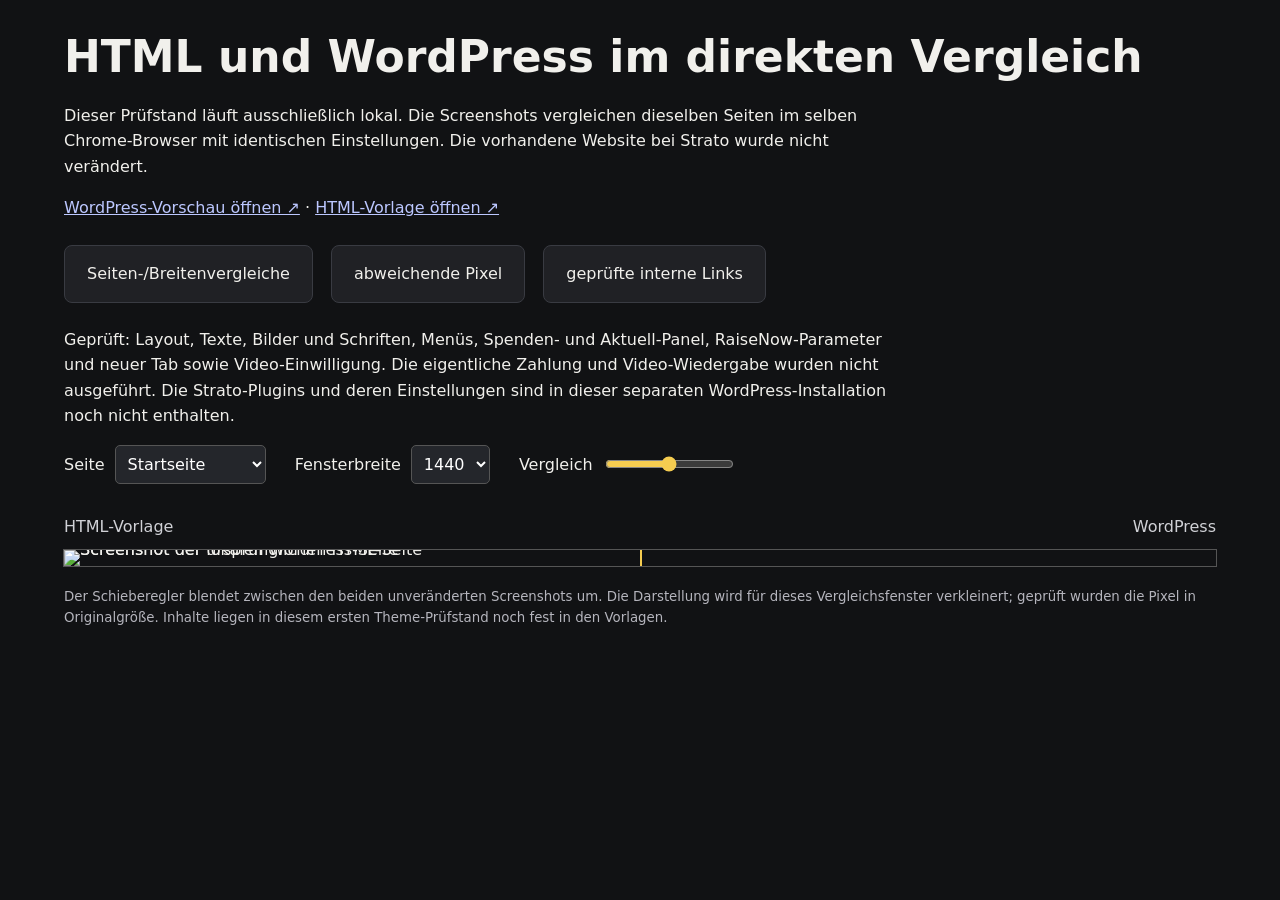
<file: wordpress/report-template.html>
<!doctype html>
<html lang="de"><head><meta charset="utf-8"><meta name="viewport" content="width=device-width,initial-scale=1"><meta name="robots" content="noindex,nofollow"><title>BK West – lokaler WordPress-Vergleich</title>
<style>
*{box-sizing:border-box}body{margin:0;background:#111214;color:#f1f0ec;font:16px/1.6 system-ui,sans-serif}main{max-width:1200px;margin:auto;padding:32px 24px}h1{font-size:clamp(26px,5vw,44px);line-height:1.15;margin:0 0 20px}a{color:#bcc7ff}p{max-width:850px}.meta{display:flex;gap:18px;flex-wrap:wrap;margin:24px 0}.metric{background:#202125;border:1px solid #393b42;border-radius:8px;padding:15px 22px}.metric b{display:block;font-size:30px;color:#f5cc50}label{display:inline-flex;gap:10px;align-items:center;margin:0 24px 20px 0}select{font:inherit;background:#24262b;color:#fff;border:1px solid #555;border-radius:5px;padding:8px}input{accent-color:#f5cc50}#issues{padding:16px 24px;background:#29251a;border-left:3px solid #f5cc50;margin-bottom:26px}.comparison{position:relative;max-width:100%;margin:auto;line-height:0;box-shadow:0 0 0 1px #555}.comparison img{display:block;width:100%;height:auto}.overlay{position:absolute;inset:0;clip-path:inset(0 50% 0 0)}.divider{position:absolute;top:0;bottom:0;left:50%;width:2px;background:#f5cc50;pointer-events:none}.legend{display:flex;justify-content:space-between;margin:10px 0;color:#d0d1d6}small{display:block;color:#b5b5bd;margin-top:20px}
</style></head><body><main>
<h1>HTML und WordPress im direkten Vergleich</h1>
<p>Dieser Prüfstand läuft ausschließlich lokal. Die Screenshots vergleichen dieselben Seiten im selben Chrome-Browser mit identischen Einstellungen. Die vorhandene Website bei Strato wurde nicht verändert.</p>
<p><a href="http://localhost:8766/" target="_blank" rel="noopener">WordPress-Vorschau öffnen ↗</a> · <a href="http://localhost:8765/" target="_blank" rel="noopener">HTML-Vorlage öffnen ↗</a></p>
<div class="meta"><div class="metric"><b id="count"></b>Seiten-/Breitenvergleiche</div><div class="metric"><b id="pixels"></b>abweichende Pixel</div><div class="metric"><b id="links"></b>geprüfte interne Links</div></div>
<div id="issues" hidden></div>
<p>Geprüft: Layout, Texte, Bilder und Schriften, Menüs, Spenden- und Aktuell-Panel, RaiseNow-Parameter und neuer Tab sowie Video-Einwilligung. Die eigentliche Zahlung und Video-Wiedergabe wurden nicht ausgeführt. Die Strato-Plugins und deren Einstellungen sind in dieser separaten WordPress-Installation noch nicht enthalten.</p>
<label>Seite <select id="page"><option value="index">Startseite</option><option value="projekte">Projekte</option><option value="mitgliedschaft">Mitgliedschaft</option><option value="sponsoren">Sponsoren</option><option value="impressum">Impressum</option><option value="datenschutz">Datenschutz</option></select></label>
<label>Fensterbreite <select id="width"><option>1440</option><option>1024</option><option>768</option><option>390</option><option>320</option></select></label>
<label>Vergleich <input id="slider" type="range" min="0" max="100" value="50" aria-label="Anteil der HTML-Vorlage im Vergleich"></label>
<div class="legend"><span>HTML-Vorlage</span><span>WordPress</span></div>
<div class="comparison" id="comparison"><img id="wordpress" alt="Screenshot der lokalen WordPress-Seite"><div class="overlay" id="overlay"><img id="original" alt="Screenshot der ursprünglichen HTML-Seite"></div><div class="divider" id="divider"></div></div>
<small>Der Schieberegler blendet zwischen den beiden unveränderten Screenshots um. Die Darstellung wird für dieses Vergleichsfenster verkleinert; geprüft wurden die Pixel in Originalgröße. Inhalte liegen in diesem ersten Theme-Prüfstand noch fest in den Vorlagen.</small>
</main><script>
const report=/*REPORT_DATA*/;
const el=id=>document.getElementById(id);
el('count').textContent=report.pageViewportComparisons;el('pixels').textContent=report.differentPixels;el('links').textContent=report.localLinksChecked;
if(report.existingLayoutIssues.length){el('issues').hidden=false;el('issues').textContent='Bereits in der HTML-Vorlage vorhanden: '+report.existingLayoutIssues.map(x=>x.page+' bei '+x.viewport+' px: horizontaler Überlauf ('+x.scrollWidth+' px Inhaltsbreite)').join('; ')+'. Diese Befunde wurden originalgetreu übernommen und sind keine neuen WordPress-Abweichungen.';}
function change(){const name=el('page').value+'-'+el('width').value;el('wordpress').src=name+'-wordpress.png';el('original').src=name+'-html.png';const size=report.pixelResults.find(r=>r.page===el('page').value&&String(r.width)===el('width').value).size;el('comparison').style.width=size[0]+'px';}
el('page').onchange=change;el('width').onchange=change;el('slider').oninput=()=>{el('overlay').style.clipPath='inset(0 '+(100-el('slider').value)+'% 0 0)';el('divider').style.left=el('slider').value+'%';};change();
</script></body></html>
</file>
<file: donation-drawer.css>
.donation-drawer{position:fixed;z-index:58;top:126px;right:0;width:min(370px,calc(100vw - 58px));color:#f7f6f2;background:rgba(14,15,18,.96);border:1px solid rgba(255,255,255,.15);border-right:0;border-radius:10px 0 0 10px;box-shadow:-24px 28px 70px -34px rgba(0,0,0,.8);backdrop-filter:blur(20px) saturate(1.15);-webkit-backdrop-filter:blur(20px) saturate(1.15);transform:translateX(100%);transition:transform .45s cubic-bezier(.22,.8,.24,1)}
.donation-drawer.is-open{transform:translateX(0)}
.donation-tab,.current-tab{position:absolute;right:100%;width:50px;min-height:132px;padding:14px 0;border:0;border-radius:0 4px 4px 0;box-shadow:-12px 14px 30px -22px #000;display:flex;align-items:center;justify-content:center;font:700 .72rem/1 Archivo,system-ui,sans-serif;letter-spacing:.12em;text-transform:uppercase;cursor:pointer;writing-mode:vertical-rl;transform:rotate(180deg)}
.donation-tab{top:26px;background:#24347d;color:#fff}.current-tab{top:158px;background:#f4c84a;color:#171717}
.donation-tab::before,.current-tab::before{content:none!important;display:none!important}
/* Aktiv/Inaktiv: der Reiter des geschlossenen Panels tritt zurueck — schmaler und
   abgedunkelt. Die Reiter haengen an right:100%, das Verschmaelern zieht sie also
   nach links weg statt vom Drawer. Ohne .is-open ist keiner aktiv: dann greift
   keine der Regeln und beide bleiben normal. */
.donation-tab,.current-tab{transition:width .25s ease,background .25s ease,color .25s ease}
.donation-drawer.is-open.is-current .donation-tab{width:44px;background:#1b2456;color:rgba(255,255,255,.6)}
.donation-drawer.is-open:not(.is-current) .current-tab{width:44px;background:#ad8c33;color:rgba(23,23,23,.62)}
/* Kurzer Puls auf dem Spenden-Reiter, ausgeloest per JS beim Klick auf einen
   Spenden-Button im Seiteninhalt. Einmalig, nicht dauerhaft wie beim Aktuell-Reiter. */
.donation-tab.is-attention{animation:donation-attention .72s ease-out}
@keyframes donation-attention{0%{background:#24347d;box-shadow:0 0 0 0 rgba(174,185,245,0)}35%{background:#5367c4;box-shadow:0 0 0 9px rgba(174,185,245,.28)}100%{background:#24347d;box-shadow:0 0 0 18px rgba(174,185,245,0)}}
/* Aufmerksamkeitspuls auf dem Aktuell-Reiter: Ruhephase, dann Doppelblink alle 4s.
   Der Grundschatten wird in jedem Keyframe mitgefuehrt, sonst springt er weg.
   Doppelblink mit leichter Vergroesserung — Bewegung faellt im Augenwinkel auf,
   eine reine Farbaenderung nicht. Die rotate(180deg) der Grundregel muss in JEDEM
   Keyframe mitlaufen, sonst kippt die vertikale Beschriftung zurueck. */
@keyframes current-attention{
  0%,58%{transform:rotate(180deg) scale(1);background:#f4c84a;box-shadow:-12px 14px 30px -22px #000,0 0 0 0 rgba(255,216,110,0)}
  67%{transform:rotate(180deg) scale(1.05);background:#ffeaa9;box-shadow:-12px 14px 30px -22px #000,0 0 30px 8px rgba(255,216,110,.85)}
  76%{transform:rotate(180deg) scale(1);background:#f4c84a;box-shadow:-12px 14px 30px -22px #000,0 0 18px 3px rgba(255,216,110,.3)}
  85%{transform:rotate(180deg) scale(1.04);background:#ffeaa9;box-shadow:-12px 14px 30px -22px #000,0 0 28px 7px rgba(255,216,110,.75)}
  100%{transform:rotate(180deg) scale(1);background:#f4c84a;box-shadow:-12px 14px 30px -22px #000,0 0 36px 10px rgba(255,216,110,0)}
}
.current-tab{animation:current-attention 4s ease-out .8s infinite}
/* Puls endet, sobald das Panel offen ist bzw. einmal geoeffnet wurde */
.current-tab.is-seen,.donation-drawer.is-current .current-tab{animation:none}
/* Scrollen gehoert in die Panels, nicht in den Drawer: dessen Reiter haengen als
   position:absolute ausserhalb der Box und wuerden von overflow abgeschnitten. */
.donation-panel,.current-panel{max-height:calc(100vh - 140px);overflow-y:auto;overscroll-behavior:contain}
/* Abstandsrhythmus beider Panels: 26/28/24 Rahmen, 8 Kicker, 12 Titel, 20 Block, 9 Label, 14 Provider, 8 Hinweis */
.donation-panel{min-height:0;padding:26px 28px 24px}
.donation-panel .mini{margin:0 0 8px;color:#aeb9f5;font-size:.67rem;font-weight:700;letter-spacing:.15em;text-transform:uppercase}
.donation-panel h2{margin:0 0 12px;font:400 2.15rem/1 Anton,Impact,sans-serif;letter-spacing:.02em;text-transform:uppercase}
.donation-panel .intro,.donation-panel .drawer-intro{margin:0 0 20px;color:rgba(255,255,255,.68);font-size:.86rem;line-height:1.5}
.donation-panel fieldset{margin:0 0 20px;padding:0;border:0}.donation-panel legend,.donation-panel label.field-label{display:block;margin-bottom:9px;color:rgba(255,255,255,.64);font-size:.66rem;font-weight:700;letter-spacing:.11em;text-transform:uppercase}
.donation-options{display:grid;grid-template-columns:1fr 1fr;gap:8px}.donation-amounts{grid-template-columns:repeat(4,1fr)}.donation-options input{position:absolute;opacity:0;pointer-events:none}.donation-options label{display:grid;place-items:center;min-height:41px;padding:8px 5px;border:1px solid rgba(255,255,255,.18);border-radius:4px;color:#fff;font-size:.78rem;font-weight:700;cursor:pointer}.donation-options input:checked+label{border-color:#aeb9f5;background:#24347d;box-shadow:inset 0 0 0 1px #aeb9f5}
.donation-options label{transition:.18s}
.donation-panel select{width:100%;height:43px;padding:0 38px 0 12px;border:1px solid rgba(255,255,255,.18);border-radius:4px;background:#1e2025;color:#fff;font:600 .8rem Archivo,system-ui,sans-serif}.donation-submit{width:100%;min-height:48px;margin-top:20px;border:0;border-radius:4px;background:#24347d;color:#fff;font:700 .76rem Archivo,system-ui,sans-serif;letter-spacing:.1em;text-transform:uppercase;cursor:pointer}
.donation-submit:hover{background:#314492}
.donation-provider,.current-panel .donation-provider{display:flex;align-items:center;justify-content:center;gap:9px;margin:14px 0 0;color:rgba(255,255,255,.52);font-size:.62rem;line-height:normal}
/* Feste Chip-Hoehe statt fester Breite: RaiseNow (2.9:1) und betterplace (6.8:1) bekommen
   damit dieselbe Schrifthoehe und dieselbe Zeilenhoehe, die Chipbreite folgt dem Logo. */
.donation-provider img,.current-panel .donation-provider img{display:block;height:22px;width:auto;max-width:130px;padding:3px 6px;border-radius:2px;background:#fff;object-fit:contain}
/* Kleingedrucktes bleibt kleiner und leiser als die Provider-Zeile darueber.
   Der zweite Selektor ist noetig, weil .current-panel p (0,1,1) sonst die
   Fliesstextgroesse .78rem durchsetzt und die Zeile wie ein Absatz aussieht. */
.donation-security,.current-panel p.donation-security{display:flex;align-items:center;justify-content:center;text-align:center;margin:8px 0 0;color:rgba(255,255,255,.4);font-size:.6rem;line-height:normal}
/* Das JS setzt per style.min-height die Formularhoehe als Untergrenze. Als
   Spalten-Flexbox schluckt das Foto die Resthoehe selbst, statt unten Totraum zu
   lassen. Untergrenze statt fester Hoehe, weil der Drawer mobil schmaler ist,
   der Text dort oefter umbricht und der Inhalt hoeher wird als das Formular. */
.current-panel{display:flex;flex-direction:column;overflow-y:auto;background:#18191d;border-radius:9px 0 0 9px}
/* display:flex ist eine Autorenregel und schlaegt das [hidden]{display:none} des
   Browser-Stylesheets — ohne diese Zeile bleibt das Panel dauerhaft sichtbar. */
.current-panel[hidden]{display:none}
.current-panel>img{display:block;width:100%;height:auto;flex:1 1 150px;min-height:150px;object-fit:cover;border-radius:0}
.current-panel-body{flex:0 0 auto;padding:26px 28px 24px}.current-panel .mini{margin:0 0 8px;color:#aeb9f5;font-size:.61rem;font-weight:700;letter-spacing:.15em;text-transform:uppercase}.current-panel h2{margin:0 0 12px;color:#fff;font:400 2rem/.98 Anton,Impact,sans-serif;letter-spacing:.01em;text-transform:uppercase}.current-panel p{margin:0 0 20px;color:rgba(255,255,255,.68);font-size:.78rem;line-height:1.55}.current-progress-head{display:flex;justify-content:space-between;margin-bottom:9px;color:#fff;font-size:.7rem;font-weight:700}.current-progress-head strong{color:#f4c84a}.current-progress{height:7px;margin-bottom:20px;overflow:hidden;border-radius:9px;background:#34353a}.current-progress i{display:block;width:30%;height:100%;background:#f4c84a}.current-stats{display:grid;grid-template-columns:repeat(3,1fr);gap:8px;margin-bottom:20px}.current-stats span{color:rgba(255,255,255,.47);font-size:.54rem;line-height:1.35;letter-spacing:.05em;text-transform:uppercase}.current-stats b{display:block;margin-bottom:3px;color:#fff;font-size:.78rem;letter-spacing:0;text-transform:none}.current-link{display:flex;align-items:center;justify-content:center;gap:12px;padding:13px 14px;border:1px solid #344aa6;border-radius:4px;background:#2d4094;color:#fff;text-decoration:none;font-size:.67rem;font-weight:700;letter-spacing:.09em;text-transform:uppercase}.current-link span{color:#f4c84a}
/* Auf dem Telefon nimmt der Drawer zu viel vom Bildschirm und legt sich ueber
   den Inhalt. Dort faellt er weg; gespendet wird ueber die Schaltflaechen im
   Seiteninhalt und im Fussbereich. 720px ist die Grenze, an der der Drawer
   schon vorher sein Telefon-Verhalten angenommen hat (siehe selbstOeffnend()
   im Seitenskript) — ab Tablet aufwaerts bleibt alles wie bisher.
   display:none nimmt ihn auch aus der Vorlesereihenfolge. */
@media(max-width:720px){.donation-drawer{display:none}}
@media(prefers-reduced-motion:reduce){.donation-drawer{transition:none}.current-tab{animation:none}.donation-tab,.current-tab{transition:none}.donation-options label{transition:none}.donation-tab.is-attention{animation:none;outline:3px solid #aeb9f5;outline-offset:3px}}
</file>
<file: site-pages.css>
@font-face{font-family:Anton;src:url('wp-export/fonts/anton.woff2') format('woff2');font-display:swap}
@font-face{font-family:Archivo;src:url('wp-export/fonts/archivo.woff2') format('woff2');font-display:swap}
.betterplace-section{position:relative;overflow:hidden;background:var(--deep);color:#fff}.betterplace-section:before{content:"";position:absolute;inset:auto -10% -55% 42%;height:420px;background:radial-gradient(circle,rgba(36,52,125,.42),transparent 68%);pointer-events:none}.betterplace-grid{position:relative;display:grid;grid-template-columns:minmax(0,1fr) 380px;align-items:center;gap:clamp(44px,8vw,110px)}.betterplace-copy h2{max-width:11ch;margin:15px 0 22px;font-size:clamp(2.7rem,5vw,5rem)}.betterplace-copy p{max-width:60ch;color:rgba(255,255,255,.7)}.betterplace-copy .btn{margin-top:16px;border-color:#fff;color:#fff}.betterplace-widget{width:360px;min-height:360px;padding:20px;justify-self:end;display:grid;place-items:center;background:#fff;border-radius:10px;box-shadow:0 28px 80px -35px #000}.betterplace-widget iframe{display:block;width:320px;height:320px;border:0}.external-placeholder{width:100%;min-height:320px;padding:28px;display:flex;flex-direction:column;align-items:center;justify-content:center;text-align:center;background:#f0efeb;color:#171717;border-radius:5px}.external-placeholder strong{font:400 1.65rem/1.1 Anton;text-transform:uppercase}.external-placeholder p{max-width:30ch;margin:12px 0 18px;color:#555;font-size:.84rem;line-height:1.5}.external-placeholder button{border:0;border-radius:4px;padding:13px 17px;background:#24347d;color:#fff;font:700 .72rem Archivo;letter-spacing:.08em;text-transform:uppercase;cursor:pointer}.external-placeholder a{margin-top:13px;font-size:.72rem;color:#555}.betterplace-widget.is-loaded .external-placeholder{display:none}@media(max-width:900px){.betterplace-grid{grid-template-columns:1fr}.betterplace-widget{justify-self:start}}@media(max-width:480px){.betterplace-widget{width:100%;min-height:auto;padding:12px}.betterplace-widget iframe{width:100%;max-width:320px}.external-placeholder{min-height:296px;padding:22px}}
:root{--paper:#faf9f6;--card:#fff;--sunk:#f0efeb;--ink:#171717;--text:#41413f;--muted:#6d6c68;--line:#dcdad4;--red:#d91f2b;--blue:#24347d;--yellow:#f4c84a;--deep:#111215;--max:1160px}
@media(prefers-color-scheme:dark){:root{--paper:#111214;--card:#1d1e21;--sunk:#191a1d;--ink:#f1f0ec;--text:#d0cfca;--muted:#a3a19b;--line:#313237}}
/* Die Seiten setzen data-theme="dark" fest, damit sie nicht der Systemeinstellung
   folgen. Dieselben Werte wie oben, nur ohne die Bedingung. */
:root[data-theme="dark"]{color-scheme:dark;--paper:#111214;--card:#1d1e21;--sunk:#191a1d;--ink:#f1f0ec;--text:#d0cfca;--muted:#a3a19b;--line:#313237}
:root[data-theme="light"]{color-scheme:light;--paper:#faf9f6;--card:#fff;--sunk:#f0efeb;--ink:#171717;--text:#41413f;--muted:#6d6c68;--line:#dcdad4}
*{box-sizing:border-box}html{scroll-behavior:smooth}body{margin:0;background:var(--paper);color:var(--ink);font:16px/1.72 Archivo,system-ui,sans-serif}img{display:block;max-width:100%}a{color:inherit}.wrap{width:min(100% - 48px,var(--max));margin:auto}.display{font-family:Anton,Impact,sans-serif;font-weight:400;text-transform:uppercase;letter-spacing:.015em;line-height:1}.kicker{display:flex;align-items:center;gap:11px;color:var(--muted);font-size:.72rem;font-weight:700;letter-spacing:.16em;text-transform:uppercase}.kicker:before{content:"";width:20px;height:3px;background:var(--yellow);border-radius:3px}.site-head{position:sticky;top:0;z-index:20;background:color-mix(in srgb,var(--paper) 88%,transparent);backdrop-filter:blur(18px);border-bottom:1px solid var(--line)}.head{height:98px;display:flex;align-items:center;gap:24px}.brand{display:flex;align-items:center;gap:15px;text-decoration:none}.brand img{width:74px;height:74px;flex:none}.brand-copy{display:flex;flex-direction:column;justify-content:center;gap:5px}.brand b{font:400 1.1rem/.95 Anton;text-transform:uppercase;letter-spacing:.04em}.brand small{font-size:.62rem;font-weight:700;letter-spacing:.14em;text-transform:uppercase;color:var(--muted)}.nav{margin-left:auto;display:flex;align-items:center;gap:14px}.nav-links{display:flex;align-items:center;gap:4px;padding:6px;border:1px solid var(--line);border-radius:999px;background:var(--sunk)}.nav a{padding:9px 12px;border-radius:999px;text-decoration:none;font-size:.72rem;font-weight:700;letter-spacing:.08em;text-transform:uppercase}.nav-links a:hover,.nav-links a[aria-current=page]{background:var(--card)}.donate{margin-left:0;background:var(--blue)!important;color:#fff!important;border-radius:4px!important;padding:13px 19px!important}.page-hero{padding:90px 0 74px;background:var(--deep);color:#fff;position:relative;overflow:hidden}.page-hero:after{content:"";position:absolute;width:300px;height:300px;border:1px solid rgba(255,255,255,.07);border-radius:50%;right:-80px;top:-150px}.page-hero h1{font-size:clamp(3rem,7vw,6rem);margin:22px 0 18px;max-width:13ch}.page-hero p{max-width:62ch;color:rgba(255,255,255,.72);font-size:1.08rem}.crumbs{font-size:.75rem;color:rgba(255,255,255,.55)}.crumbs a{text-decoration:none}.section{padding:82px 0}.section.sunk{background:var(--sunk)}.intro{max-width:72ch;font-size:1.08rem;color:var(--text)}.section h2{font-size:clamp(2.1rem,4vw,3.5rem);margin:0 0 22px}.section h3{font-size:1.65rem;margin:0 0 14px}.grid2{display:grid;grid-template-columns:1fr 1fr;gap:28px}.grid3{display:grid;grid-template-columns:repeat(3,1fr);gap:22px}
/* Die drei Karten tragen unterschiedlich viel Inhalt. Als Spalten-Flexbox mit
   margin-top:auto sitzt die Aktion in jeder Karte unten, die Buttons stehen
   dadurch auf einer Linie. Das padding-top sichert den Mindestabstand in der
   vollsten Karte, in der auto keinen Platz mehr zu verteilen hat. */
.grid3 .panel{display:flex;flex-direction:column}
.grid3 .panel .actions{margin-top:auto;padding-top:25px}
/* Buttons ueber die volle Kartenbreite: sonst sind sie je nach Beschriftung
   verschieden breit und die Kartenreihe wirkt unruhig. */
.grid3 .panel .actions .btn{flex:1 1 auto;justify-content:center;text-align:center}.panel{background:var(--card);border:1px solid var(--line);border-radius:7px;padding:32px;box-shadow:0 18px 48px -38px rgba(0,0,0,.45)}.panel p:last-child{margin-bottom:0}.project{display:grid;grid-template-columns:.9fr 1.1fr;gap:clamp(38px,7vw,86px);align-items:center;padding:74px 0;border-bottom:1px solid var(--line)}.project:nth-child(even) .project-media{order:2}.project-media img{width:100%;height:auto;border-radius:7px}.project-copy h2{font-size:clamp(2.2rem,4.3vw,3.8rem);margin:15px 0 22px}.project-copy p{color:var(--text)}.actions{display:flex;flex-wrap:wrap;gap:12px;margin-top:25px}.btn{display:inline-flex;align-items:center;justify-content:center;min-height:46px;padding:12px 18px;border:1px solid var(--ink);border-radius:4px;text-decoration:none;font-size:.76rem;font-weight:700;letter-spacing:.08em;text-transform:uppercase}.btn.primary{background:var(--blue);border-color:var(--blue);color:#fff}.btn.dark{background:var(--ink);color:var(--paper)}.btn:hover{transform:translateY(-1px)}.price{font:400 3.5rem/1 Anton}.price small{display:block;font:600 .8rem/1.4 Archivo;color:var(--muted);margin-top:8px}.check{list-style:none;padding:0}.check li{position:relative;padding-left:20px;margin:9px 0;color:var(--text)}.check li:before{content:"";position:absolute;left:0;top:.72em;width:10px;height:3px;background:var(--red)}.details{display:grid;grid-template-columns:180px 1fr;gap:10px 24px}.details dt{color:var(--muted);font-size:.75rem;font-weight:700;letter-spacing:.08em;text-transform:uppercase}.details dd{margin:0;font-weight:600}.notice{padding:20px 22px;border-left:3px solid var(--yellow);background:var(--sunk);color:var(--text)}.legal{max-width:78ch}.legal h2{font:400 1.8rem/1.2 Anton;text-transform:uppercase;margin-top:48px}.legal p{color:var(--text)}.external-note{font-size:.82rem;color:var(--muted)}
.jumpnav{display:flex;flex-wrap:wrap;gap:10px;margin-top:28px}.jumpnav a{padding:9px 13px;border:1px solid var(--line);border-radius:999px;text-decoration:none;font-size:.72rem;font-weight:700;letter-spacing:.08em;text-transform:uppercase}.jumpnav a:hover{background:var(--card)}.project-facts{display:grid;grid-template-columns:repeat(3,1fr);gap:1px;margin-top:28px;background:var(--line);border:1px solid var(--line);border-radius:6px;overflow:hidden}.project-facts div{padding:17px;background:var(--card)}.project-facts b{display:block;margin-bottom:4px;font-size:.68rem;letter-spacing:.1em;text-transform:uppercase;color:var(--muted)}.project-facts span{font-size:.88rem;color:var(--text)}.timeline{position:relative;margin-top:46px}.timeline:before{content:"";position:absolute;left:24px;top:14px;bottom:14px;width:2px;background:var(--line)}.timeline-item{position:relative;display:grid;grid-template-columns:50px minmax(0,1fr);gap:22px;padding-bottom:38px}.timeline-item:last-child{padding-bottom:0}.timeline-dot{position:relative;z-index:1;width:50px;height:50px;display:grid;place-items:center;border-radius:50%;background:var(--deep);border:2px solid var(--red);color:#fff;font:400 1.1rem/1 Anton}.timeline-copy{padding-top:7px}.timeline-copy h3{font:400 1.45rem/1.1 Anton;text-transform:uppercase;margin:0 0 8px}.timeline-copy p{margin:0;max-width:68ch;color:var(--text)}.scope{display:grid;grid-template-columns:repeat(3,1fr);gap:20px;margin-top:36px}.scope .panel{padding:25px}.scope strong{display:block;font:400 1.35rem/1 Anton;text-transform:uppercase;margin-bottom:8px}
@media(max-width:900px){.nav-links{display:none}.grid3{grid-template-columns:1fr}.project{grid-template-columns:1fr}.project:nth-child(even) .project-media{order:0}}
@media(max-width:650px){.wrap{width:min(100% - 36px,var(--max))}.head{height:76px}.brand img{width:54px;height:54px}.brand small{display:none}.brand b{font-size:.92rem}.donate{margin-left:0!important;padding:10px 12px!important}.page-hero{padding:68px 0 58px}.section{padding:62px 0}.grid2{grid-template-columns:1fr}.panel{padding:25px}.details{grid-template-columns:1fr;gap:3px}.details dd{margin-bottom:12px}.project-facts,.scope{grid-template-columns:1fr}.timeline-item{gap:14px}.jumpnav{gap:7px}}
.brand{gap:12px}.brand-copy{gap:0}.brand b{font-size:1.05rem;line-height:1.05;letter-spacing:normal}
.site-head{overflow:hidden;isolation:isolate}.site-head:before,.site-head:after{content:"";position:absolute;inset-block:0;width:min(34vw,480px);z-index:0;pointer-events:none;opacity:.34}.site-head:before{left:0;border-radius:0 4px 4px 0;background:linear-gradient(105deg,#111 0 32%,#d61f2c 32% 65%,#f2c744 65% 100%);-webkit-mask-image:linear-gradient(90deg,#000 0%,rgba(0,0,0,.72) 34%,transparent 100%);mask-image:linear-gradient(90deg,#000 0%,rgba(0,0,0,.72) 34%,transparent 100%)}.site-head:after{right:0;border-radius:4px 0 0 4px;background:linear-gradient(75deg,#ce1126 0 28%,#fff 28% 32%,#0c1c8c 32% 60%,#fff 60% 64%,#3a7728 64% 100%);-webkit-mask-image:linear-gradient(270deg,#000 0%,rgba(0,0,0,.72) 34%,transparent 100%);mask-image:linear-gradient(270deg,#000 0%,rgba(0,0,0,.72) 34%,transparent 100%)}.head{position:relative;z-index:1}
.betterplace-widget{position:relative;width:376px;min-height:408px;padding:68px 28px 20px;background:linear-gradient(145deg,#1c2b70 0%,#11172f 58%,#0d0e12 100%);border:1px solid rgba(255,255,255,.16);border-radius:10px;box-shadow:0 32px 90px -36px #000}.betterplace-widget:before{content:"Sicher spenden über Betterplace";position:absolute;top:0;left:28px;right:28px;height:60px;display:flex;align-items:center;border-bottom:1px solid rgba(255,255,255,.14);color:#fff;font-size:.67rem;font-weight:700;letter-spacing:.14em;text-transform:uppercase}.betterplace-widget:after{content:"↗";position:absolute;top:19px;right:28px;color:#f4c84a;font-size:1rem}.betterplace-widget iframe{border-radius:5px;background:#fff;box-shadow:0 14px 32px -22px #000}@media(max-width:480px){.betterplace-widget{width:100%;min-height:auto;padding:64px 12px 12px}.betterplace-widget:before{left:18px;right:18px}.betterplace-widget:after{right:18px}}
.betterplace-widget{width:320px;min-height:320px;padding:0;background:transparent;border:0;border-radius:7px;box-shadow:0 30px 70px -38px #000}.betterplace-widget:before,.betterplace-widget:after{content:none}.betterplace-widget iframe{border-radius:7px;box-shadow:none}.betterplace-widget .external-placeholder{border:1px solid rgba(255,255,255,.12);border-radius:7px}@media(max-width:480px){.betterplace-widget{width:100%;padding:0}}
.betterplace-launcher{position:relative;justify-self:end;width:min(100%,410px);min-height:350px;padding:35px;display:flex;flex-direction:column;align-items:flex-start;overflow:hidden;background:linear-gradient(145deg,#24347d,#182354 68%,#111629);border:1px solid rgba(255,255,255,.14);border-radius:8px;box-shadow:0 30px 80px -42px #000}.betterplace-launcher:after{content:"BUS";position:absolute;right:-8px;bottom:-24px;color:rgba(255,255,255,.045);font:400 10rem/1 Anton;pointer-events:none}.launcher-label{color:#aeb9f5;font-size:.66rem;font-weight:700;letter-spacing:.15em;text-transform:uppercase}.launcher-route{display:flex;align-items:center;gap:11px;margin:24px 0 17px;color:#f4c84a;font-size:.7rem;font-weight:700;letter-spacing:.12em;text-transform:uppercase}.launcher-route i{width:42px;height:1px;background:currentColor;position:relative}.launcher-route i:after{content:"";position:absolute;right:0;top:-3px;width:6px;height:6px;border-top:1px solid;border-right:1px solid;transform:rotate(45deg)}.betterplace-launcher strong{position:relative;max-width:10ch;color:#fff;font:400 2.8rem/.98 Anton;text-transform:uppercase}.betterplace-launcher p{position:relative;max-width:34ch;margin:17px 0 25px;color:rgba(255,255,255,.68);font-size:.84rem;line-height:1.55}.betterplace-launcher button,.betterplace-launcher .bus-cta{position:relative;margin-top:auto;text-decoration:none;display:inline-flex;align-items:center;padding:13px 16px;border:1px solid rgba(255,255,255,.65);border-radius:4px;background:transparent;color:#fff;font:700 .7rem Archivo;letter-spacing:.09em;text-transform:uppercase;cursor:pointer}.betterplace-launcher button span,.betterplace-launcher .bus-cta span{margin-left:10px;color:#f4c84a}.betterplace-dialog{max-width:none;padding:0;border:1px solid #35373d;border-radius:9px;background:#111214;color:#fff;box-shadow:0 35px 100px rgba(0,0,0,.65)}.betterplace-dialog::backdrop{background:rgba(5,6,8,.82);backdrop-filter:blur(7px)}.betterplace-dialog-head{height:56px;padding:0 17px 0 20px;display:flex;align-items:center;justify-content:space-between;border-bottom:1px solid #303136;font-size:.68rem;font-weight:700;letter-spacing:.12em;text-transform:uppercase}.betterplace-dialog-head button{width:34px;height:34px;border:0;border-radius:50%;background:#24262b;color:#fff;font-size:1.2rem;cursor:pointer}.betterplace-dialog .betterplace-widget{margin:20px}.betterplace-dialog .external-placeholder{border:0}@media(max-width:900px){.betterplace-launcher{justify-self:start}}@media(max-width:480px){.betterplace-launcher{min-height:330px;padding:28px}.betterplace-launcher strong{font-size:2.35rem}.betterplace-dialog{width:calc(100% - 24px)}.betterplace-dialog .betterplace-widget{width:calc(100% - 24px);margin:12px}.betterplace-dialog iframe{max-width:100%}}
.betterplace-section:before{content:none}
.betterplace-launcher{width:min(100%,470px);min-height:0;padding:0;background:#18191d;border-color:rgba(255,255,255,.13)}.betterplace-launcher:after{content:none}.bus-card-image{width:100%;height:178px;object-fit:cover;border-radius:7px 7px 0 0}.bus-card-body{width:100%;padding:27px 29px 29px}.bus-card-body .launcher-label{display:block;margin-bottom:12px}.bus-card-body>strong{display:block;max-width:none;font-size:2.15rem}.bus-card-body>p{margin:13px 0 21px;max-width:42ch}.bus-progress-head{display:flex;align-items:center;justify-content:space-between;margin-bottom:9px;color:#fff;font-size:.76rem}.bus-progress-head span{color:#f4c84a;font-weight:700}.bus-progress{height:7px;overflow:hidden;background:#34353a;border-radius:9px}.bus-progress i{display:block;height:100%;background:#f4c84a;border-radius:inherit}.bus-stats{display:grid;grid-template-columns:repeat(3,1fr);gap:12px;margin:18px 0 23px}.bus-stats span{color:rgba(255,255,255,.47);font-size:.62rem;line-height:1.35;text-transform:uppercase;letter-spacing:.06em}.bus-stats b{display:block;margin-bottom:3px;color:#fff;font-size:.87rem;letter-spacing:0;text-transform:none}.bus-card-body>button{width:100%;margin:0;background:#24347d;border-color:#344aa6;text-align:center}.bus-card-body>button:hover{background:#2d4094}@media(max-width:480px){.bus-card-image{height:150px}.bus-card-body{padding:23px}.bus-card-body>strong{font-size:1.9rem}.bus-stats{gap:7px}}
.bus-details{display:grid;grid-template-columns:repeat(3,1fr);gap:1px;margin:25px 0;background:rgba(255,255,255,.13);border:1px solid rgba(255,255,255,.13);border-radius:5px;overflow:hidden}.bus-details span{padding:13px 12px;background:#151619;color:rgba(255,255,255,.62);font-size:.67rem;line-height:1.35}.bus-details b{display:block;margin-bottom:4px;color:#f4c84a;font-size:.58rem;letter-spacing:.1em;text-transform:uppercase}@media(max-width:520px){.bus-details{grid-template-columns:1fr}}
.betterplace-copy h2{margin-top:30px}
.betterplace-section{padding-top:0}
/* ===== PARTNERLOGOS =====
   Die Seite ist dunkel, die Logos sind fast alle schwarz auf weiss. Sie sitzen
   deshalb auf weissen Kacheln — dasselbe Mittel wie bei den Zahlungsanbietern
   im Spenden-Drawer. Gleich grosse Kacheln, das Logo darin per object-fit
   eingepasst: die Seitenverhaeltnisse reichen von 1:1 bis 4,5:1. */
.logo-grid{display:grid;grid-template-columns:repeat(auto-fit,minmax(190px,1fr));gap:18px;margin-top:26px}
.logo-tile{display:flex;align-items:center;justify-content:center;height:124px;padding:14px 30px;background:#fff;border-radius:7px}
.logo-tile img{max-width:100%;max-height:96px;width:auto;height:auto;object-fit:contain}
@media(max-width:720px){.logo-grid{grid-template-columns:repeat(auto-fit,minmax(140px,1fr));gap:14px}
  .logo-tile{height:102px;padding:12px 20px}.logo-tile img{max-height:78px}}
/* ===== FUSSZEILE =====
   Portiert aus dem Inline-Style der Startseite, damit alle Seiten dieselbe
   Fusszeile tragen. --sans und --disp gibt es hier nicht, daher literale
   Schriftstapel wie in donation-drawer.css. */
.site-foot{background:var(--deep);color:rgba(242,242,242,.75);padding:60px 0 0}
.foot-grid{display:grid;grid-template-columns:1.5fr 1fr 1fr;gap:44px;padding-bottom:44px}
.foot-grid h4{font-family:Archivo,system-ui,sans-serif;font-size:.72rem;font-weight:700;letter-spacing:.16em;text-transform:uppercase;color:#fff;margin-bottom:16px;padding-bottom:8px;border-bottom:3px solid var(--yellow);display:inline-block}
.site-foot a{color:rgba(242,242,242,.8);text-decoration:none}
.site-foot a:hover{color:#fff;text-decoration:underline}
.foot-mark{display:flex;align-items:center;gap:12px;margin-bottom:18px}
.foot-mark img{width:54px;height:54px;background:transparent;padding:0}
.foot-mark b{font-family:Anton,Impact,sans-serif;font-weight:400;text-transform:uppercase;font-size:1.2rem;line-height:1.05;color:#fff}
.foot-lead{max-width:36ch;font-size:.94rem}
.foot-cta{margin-top:20px}
.site-foot address{font-style:normal;line-height:1.75;font-size:.92rem}
.site-foot ul{list-style:none;margin:0;padding:0;line-height:2.1;font-size:.92rem}
.foot-end{border-top:1px solid rgba(242,242,242,.16);padding:20px 0;display:flex;justify-content:space-between;gap:14px;flex-wrap:wrap;font-size:.8rem;color:rgba(242,242,242,.5)}
.consent-settings{padding:0;border:0;background:none;color:rgba(242,242,242,.8);font:inherit;cursor:pointer;text-decoration:underline}
@media(max-width:860px){.foot-grid{grid-template-columns:1fr;gap:30px}}

/* ===== CONSENT-BANNER =====
   Gehoert auf jede Seite: die Datenschutzerklaerung verspricht einen Widerruf
   ueber die Fusszeile, und wer ueber einen Direktlink einsteigt, wurde bisher
   nie gefragt. */
.consent-banner{position:fixed;z-index:80;left:22px;bottom:22px;width:min(430px,calc(100vw - 44px));padding:25px;border:1px solid rgba(255,255,255,.16);border-radius:8px;background:rgba(14,15,18,.97);color:#f7f6f2;box-shadow:0 28px 70px -30px rgba(0,0,0,.82);backdrop-filter:blur(20px);-webkit-backdrop-filter:blur(20px)}
.consent-banner[hidden]{display:none}
.consent-banner .mini{margin:0 0 7px;color:#aeb9f5;font-size:.66rem;font-weight:700;letter-spacing:.14em;text-transform:uppercase}
.consent-banner h2{margin:0 0 10px;font:400 1.8rem/1 Anton,Impact,sans-serif;text-transform:uppercase}
.consent-banner p{margin:0;color:rgba(255,255,255,.7);font-size:.82rem;line-height:1.55}
.consent-banner a{color:#fff}
.consent-actions{display:grid;grid-template-columns:1fr 1fr;gap:9px;margin-top:20px}
.consent-actions button{min-height:44px;padding:10px;border:1px solid rgba(255,255,255,.3);border-radius:4px;background:transparent;color:#fff;font:700 .7rem Archivo,system-ui,sans-serif;letter-spacing:.07em;text-transform:uppercase;cursor:pointer}
.consent-actions .necessary{border-color:#ecebe7;background:#ecebe7;color:#151515}
.consent-actions .accept{border-color:#f4c84a;background:#f4c84a;color:#151515}
.consent-actions button:hover{border-color:#fff;filter:brightness(1.06)}
@media(max-width:540px){.consent-banner{left:12px;bottom:12px;width:calc(100vw - 24px);padding:21px}.consent-actions{grid-template-columns:1fr}}
/* ===== KOPFZEILE AUF KLEINEN BILDSCHIRMEN =====
   Wie auf der Startseite: unterhalb 900px waren die Links ausgeblendet, ohne
   Ersatz. Sie liegen jetzt in einem Klappmenue. Steht am Ende, weil .head
   weiter oben zweimal eine feste Hoehe bekommt (98 und 76px) und .site-head
   overflow:hidden hat — beides wuerde das Menue abschneiden. */
.nav-toggle{display:none}
@media(max-width:900px){
  .site-head{overflow:visible}
  .head{height:auto;min-height:76px;padding-top:10px;padding-bottom:10px}
  .nav{margin-left:auto;gap:10px}
  /* Wie auf der Startseite: Button zuerst, Menueknopf aussen. Nur die
     Darstellung dreht sich, die Reihenfolge im Dokument bleibt. */
  .donate{order:1}
  .nav-toggle{order:2}
  /* Hoehe nicht fest, sondern die der Zeile — die gibt der Button daneben vor,
     beide sind damit exakt gleich hoch. Kein Mindestwert: er ist hier hoeher
     als der Button und wuerde den Knopf wieder ueberstehen lassen. */
  .nav-toggle{display:inline-flex;align-items:center;justify-content:center;
    width:44px;align-self:stretch;
    padding:0;border:1px solid var(--line);border-radius:8px;
    background:var(--card);color:var(--ink);cursor:pointer}
  .nav-toggle:focus-visible{outline:3px solid var(--yellow);outline-offset:2px}
  .nav-toggle span,.nav-toggle span::before,.nav-toggle span::after{
    display:block;width:19px;height:2px;border-radius:2px;background:currentColor;
    transition:transform .22s ease,opacity .18s ease}
  .nav-toggle span{position:relative}
  .nav-toggle span::before,.nav-toggle span::after{content:"";position:absolute;left:0}
  .nav-toggle span::before{top:-6px}
  .nav-toggle span::after{top:6px}
  .nav-toggle[aria-expanded="true"] span{background:transparent}
  .nav-toggle[aria-expanded="true"] span::before{transform:translateY(6px) rotate(45deg)}
  .nav-toggle[aria-expanded="true"] span::after{transform:translateY(-6px) rotate(-45deg)}
  .nav-links{position:absolute;top:calc(100% + 8px);left:0;right:0;z-index:2;
    display:none;flex-direction:column;align-items:stretch;gap:2px;padding:8px;
    border:1px solid var(--line);border-radius:12px;background:var(--card);
    box-shadow:0 24px 44px -26px rgba(0,0,0,.55)}
  .head[data-menu="offen"] .nav-links{display:flex}
  .nav-links a{padding:13px 14px;border-radius:8px;font-size:.8rem}
  .donate{white-space:nowrap}
}
/* Unter rund 500px passen Wappen, Schriftzug, Menueknopf und Button nicht
   mehr nebeneinander. Der Schriftzug tritt zurueck, das Wappen bleibt. */
@media(max-width:500px){
  .brand-copy{display:none}
}
@media(prefers-reduced-motion:reduce){
  .nav-toggle span,.nav-toggle span::before,.nav-toggle span::after{transition:none}
}

/* Logo und Navigation bleiben auch auf schmalen Telefonen nebeneinander. */
@media(max-width:380px){
  .head{gap:10px}
  .nav .donate{font-size:.68rem;letter-spacing:.04em;padding:10px 8px!important;white-space:nowrap}
}

/* Den duennen weissen Aussenring der Vorlage sauber ausblenden. */
.brand img,.foot-mark img{
  -webkit-mask-image:radial-gradient(circle closest-side,#000 95%,transparent 98%);
  mask-image:radial-gradient(circle closest-side,#000 95%,transparent 98%);
}

/* Sponsoring: grosszuegige Zeilen mit farbigen Marken auf dunklem Grund. */
.sponsor-filters{position:absolute;width:0;height:0;overflow:hidden;}
.supporter-section{background:var(--sunk);}
.partner-section-heading{display:grid;grid-template-columns:1fr 1.2fr;align-items:end;gap:60px;margin-bottom:44px;}
.partner-section-heading .kicker{margin-bottom:16px;}
.partner-section-heading h2{margin:0;}
.partner-section-heading .intro{max-width:52ch;font-size:1rem;}
.supporter-list{border-top:1px solid var(--line);}
.supporter-row{display:grid;grid-template-columns:.8fr 1.2fr;align-items:center;gap:48px;
  min-height:200px;padding:38px 0;border-bottom:1px solid var(--line);}
.supporter-copy h3{font:400 1.7rem/1.1 Anton;text-transform:uppercase;margin:0 0 10px;}
.supporter-copy p{font-size:.88rem;line-height:1.6;color:var(--muted);}
.supporter-mark{display:flex;align-items:center;justify-content:center;min-width:0;}
.supporter-mark img{width:100%;max-width:310px;height:96px;object-fit:contain;filter:url(#sponsor-dark-background);}
.supporter-eagles img{max-width:240px;}
.supporter-amka img{max-width:620px;height:auto;filter:url(#sponsor-red-on-dark);mix-blend-mode:screen;}
.cooperation-list{display:grid;grid-template-columns:repeat(4,minmax(0,1fr));list-style:none;margin:0;padding:0;}
.cooperation-list li{min-width:0;padding:12px 24px;text-align:center;}
.cooperation-list li+li{border-left:1px solid var(--line);}
.cooperation-mark{height:122px;display:flex;align-items:center;justify-content:center;margin-bottom:22px;}
.cooperation-mark img{width:auto;max-width:100%;max-height:110px;object-fit:contain;}
.cooperation-altsax img{filter:url(#sponsor-red-on-dark);mix-blend-mode:screen;}
.cooperation-victoria img{filter:invert(1);mix-blend-mode:screen;}
.cooperation-list span{font-size:.75rem;color:var(--muted);}
@media(max-width:800px){
  .partner-section-heading{grid-template-columns:1fr;gap:20px;margin-bottom:32px;}
  .supporter-row{grid-template-columns:1fr;gap:28px;padding:30px 0;}
  .supporter-mark{justify-content:flex-start;}
  .supporter-amka img{max-width:620px;}
  .cooperation-list{grid-template-columns:repeat(2,minmax(0,1fr));row-gap:28px;}
  .cooperation-list li:nth-child(3){border-left:0;}
  .cooperation-list li{padding:12px 16px;}
}
@media(max-width:380px){
  .cooperation-list{grid-template-columns:1fr;row-gap:0;}
  .cooperation-list li{padding:26px 0;}
  .cooperation-list li+li{border-left:0;border-top:1px solid var(--line);}
}
</file>
